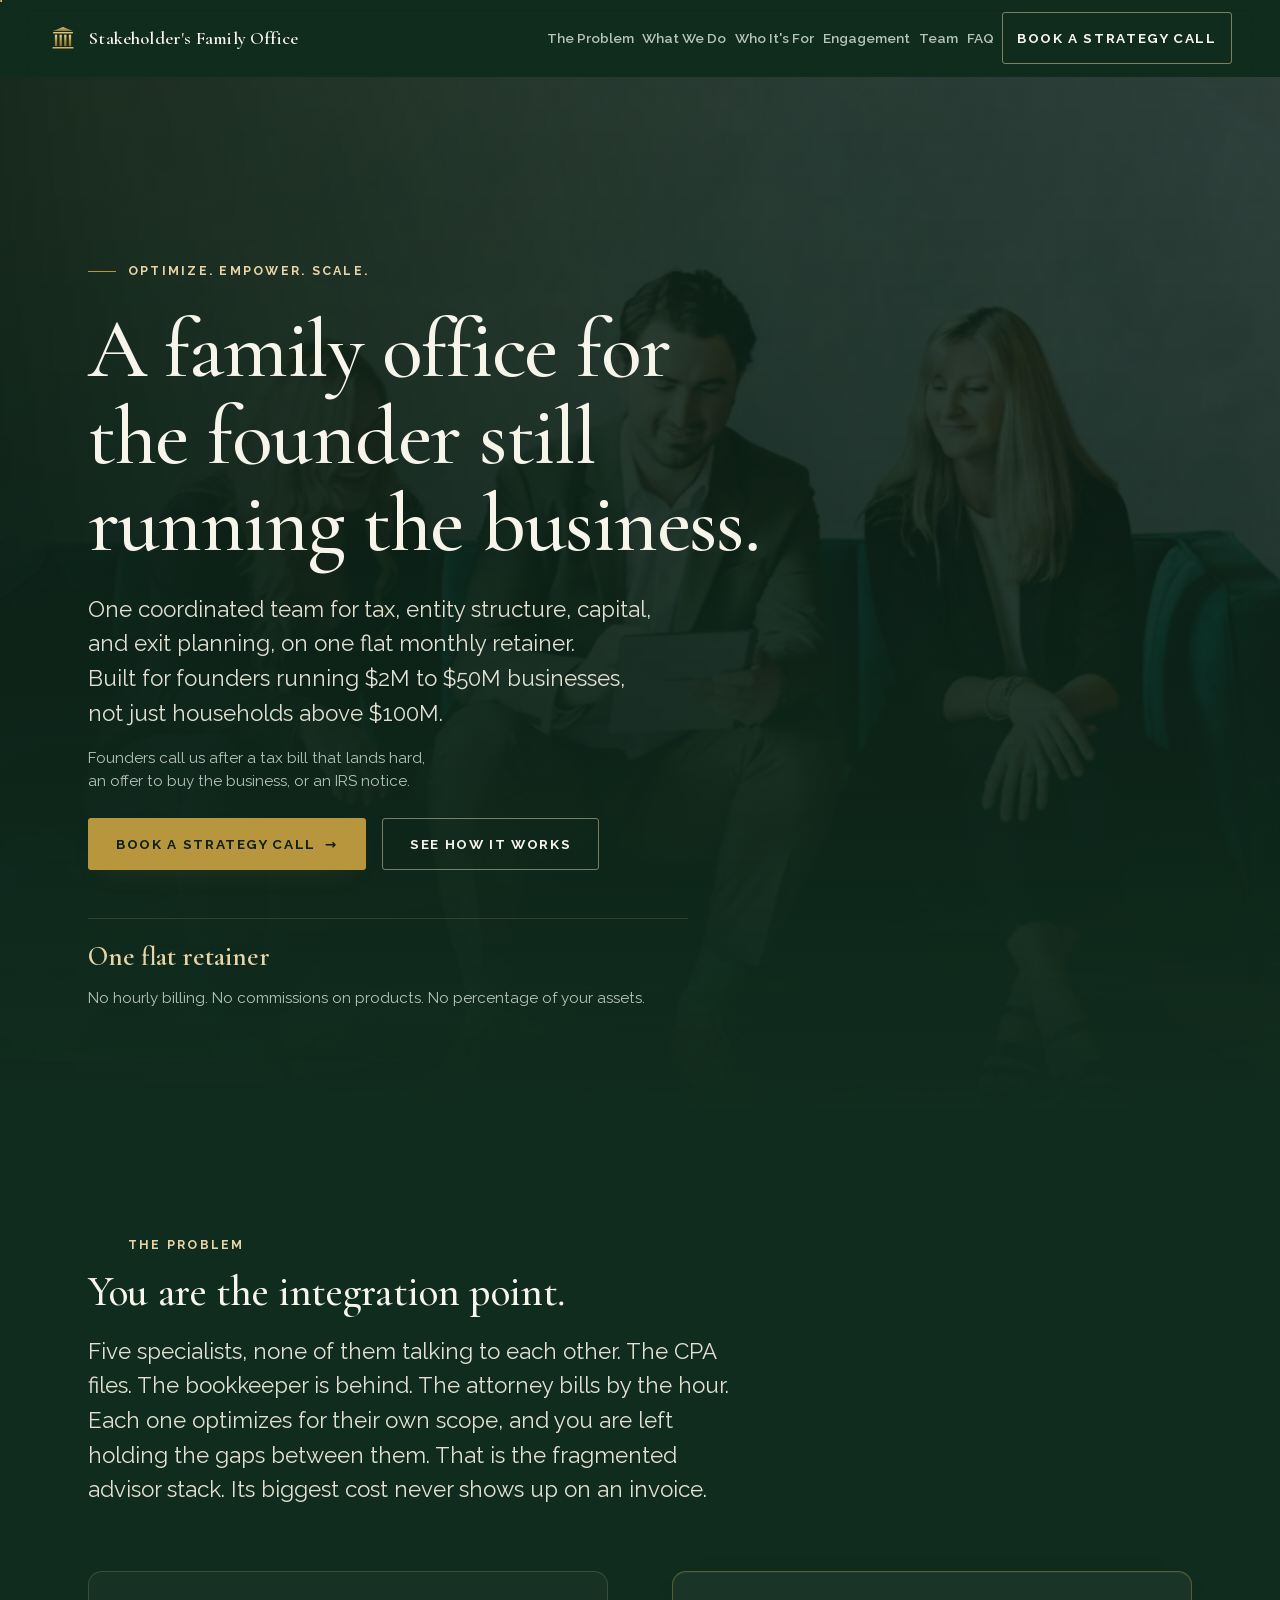
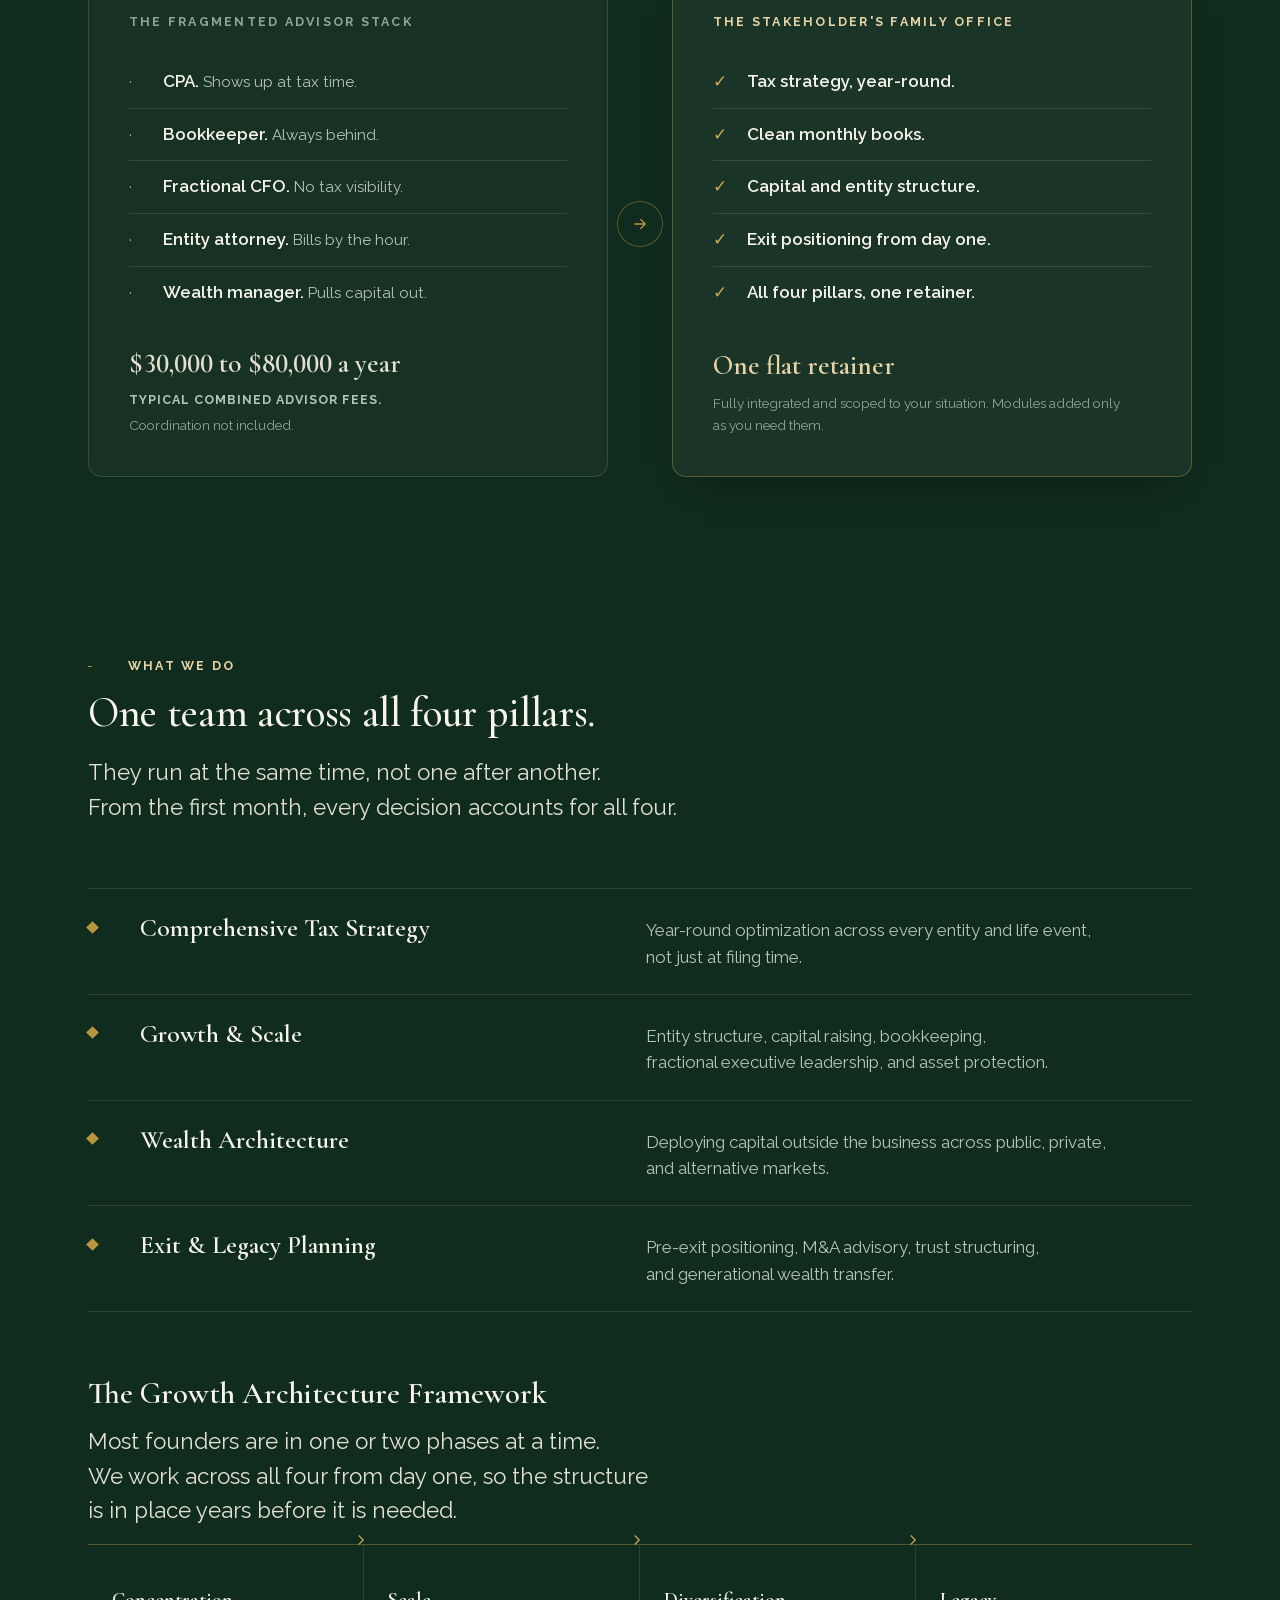
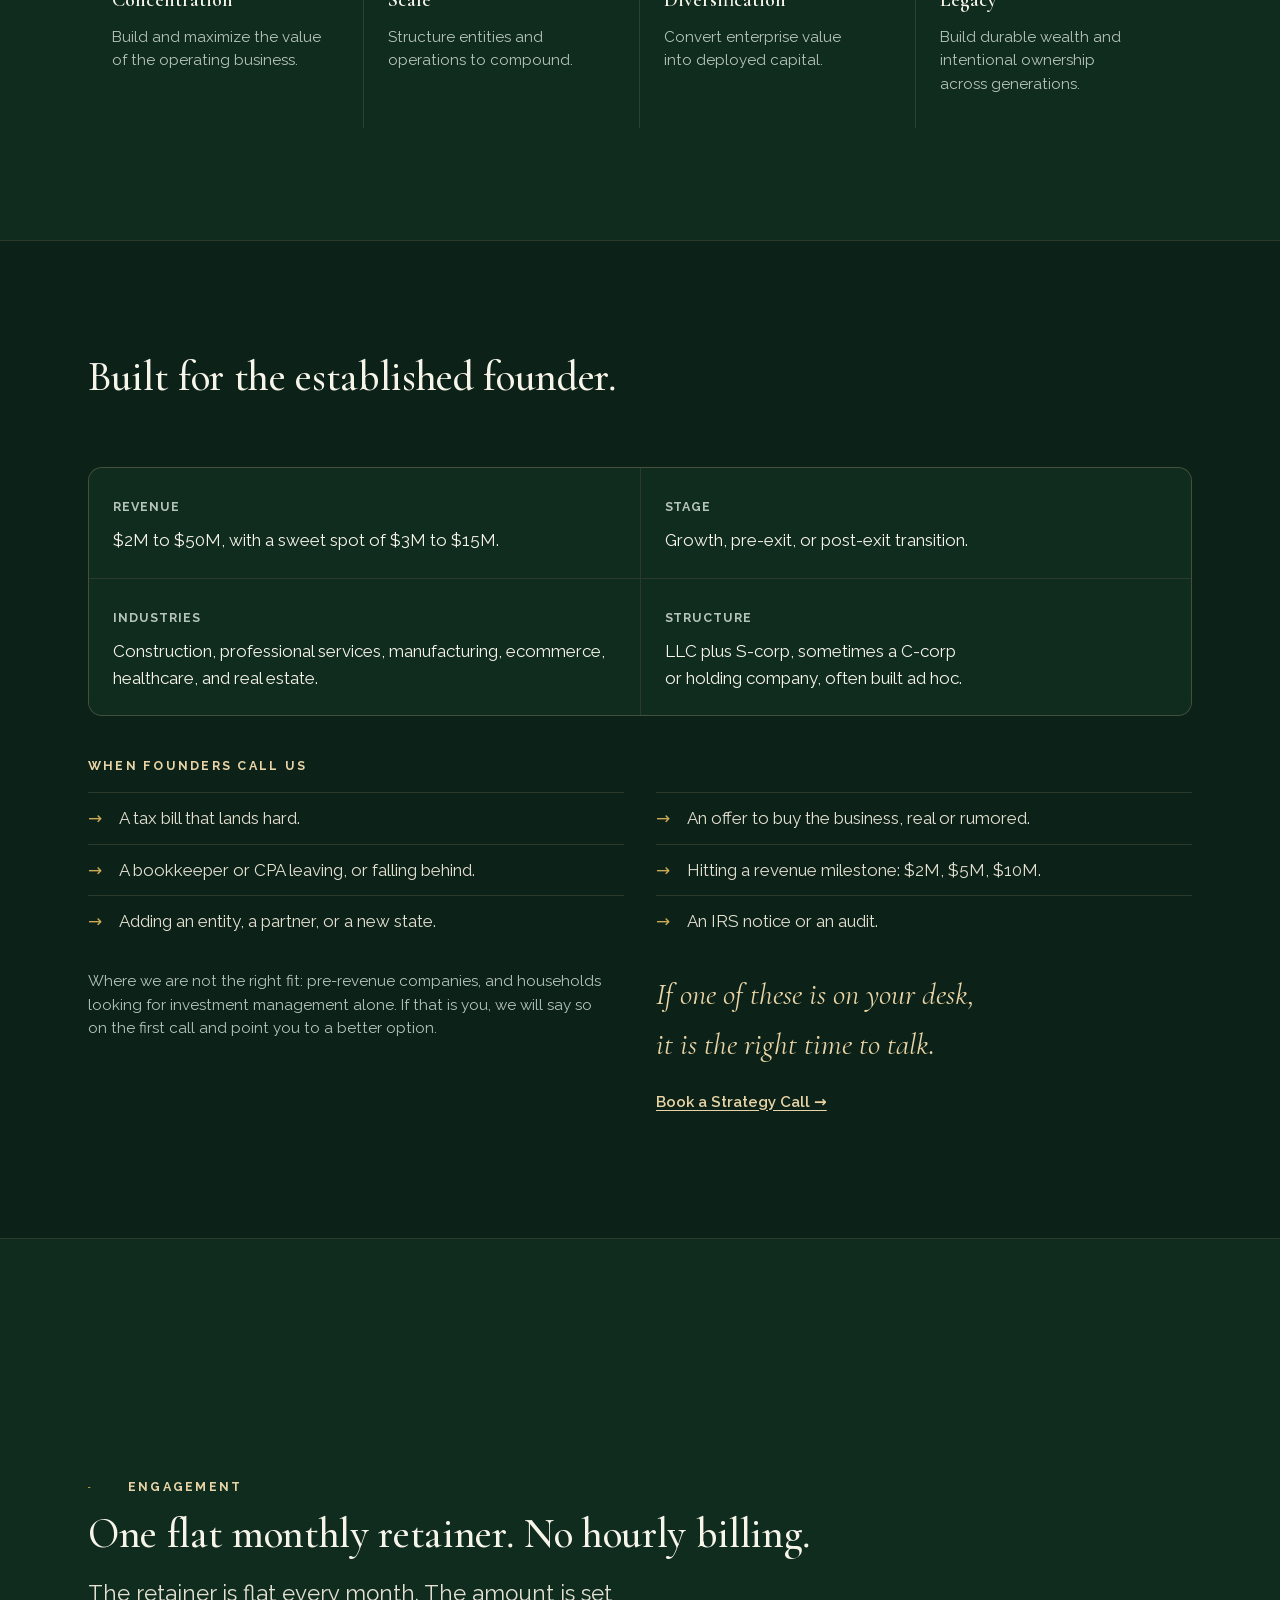
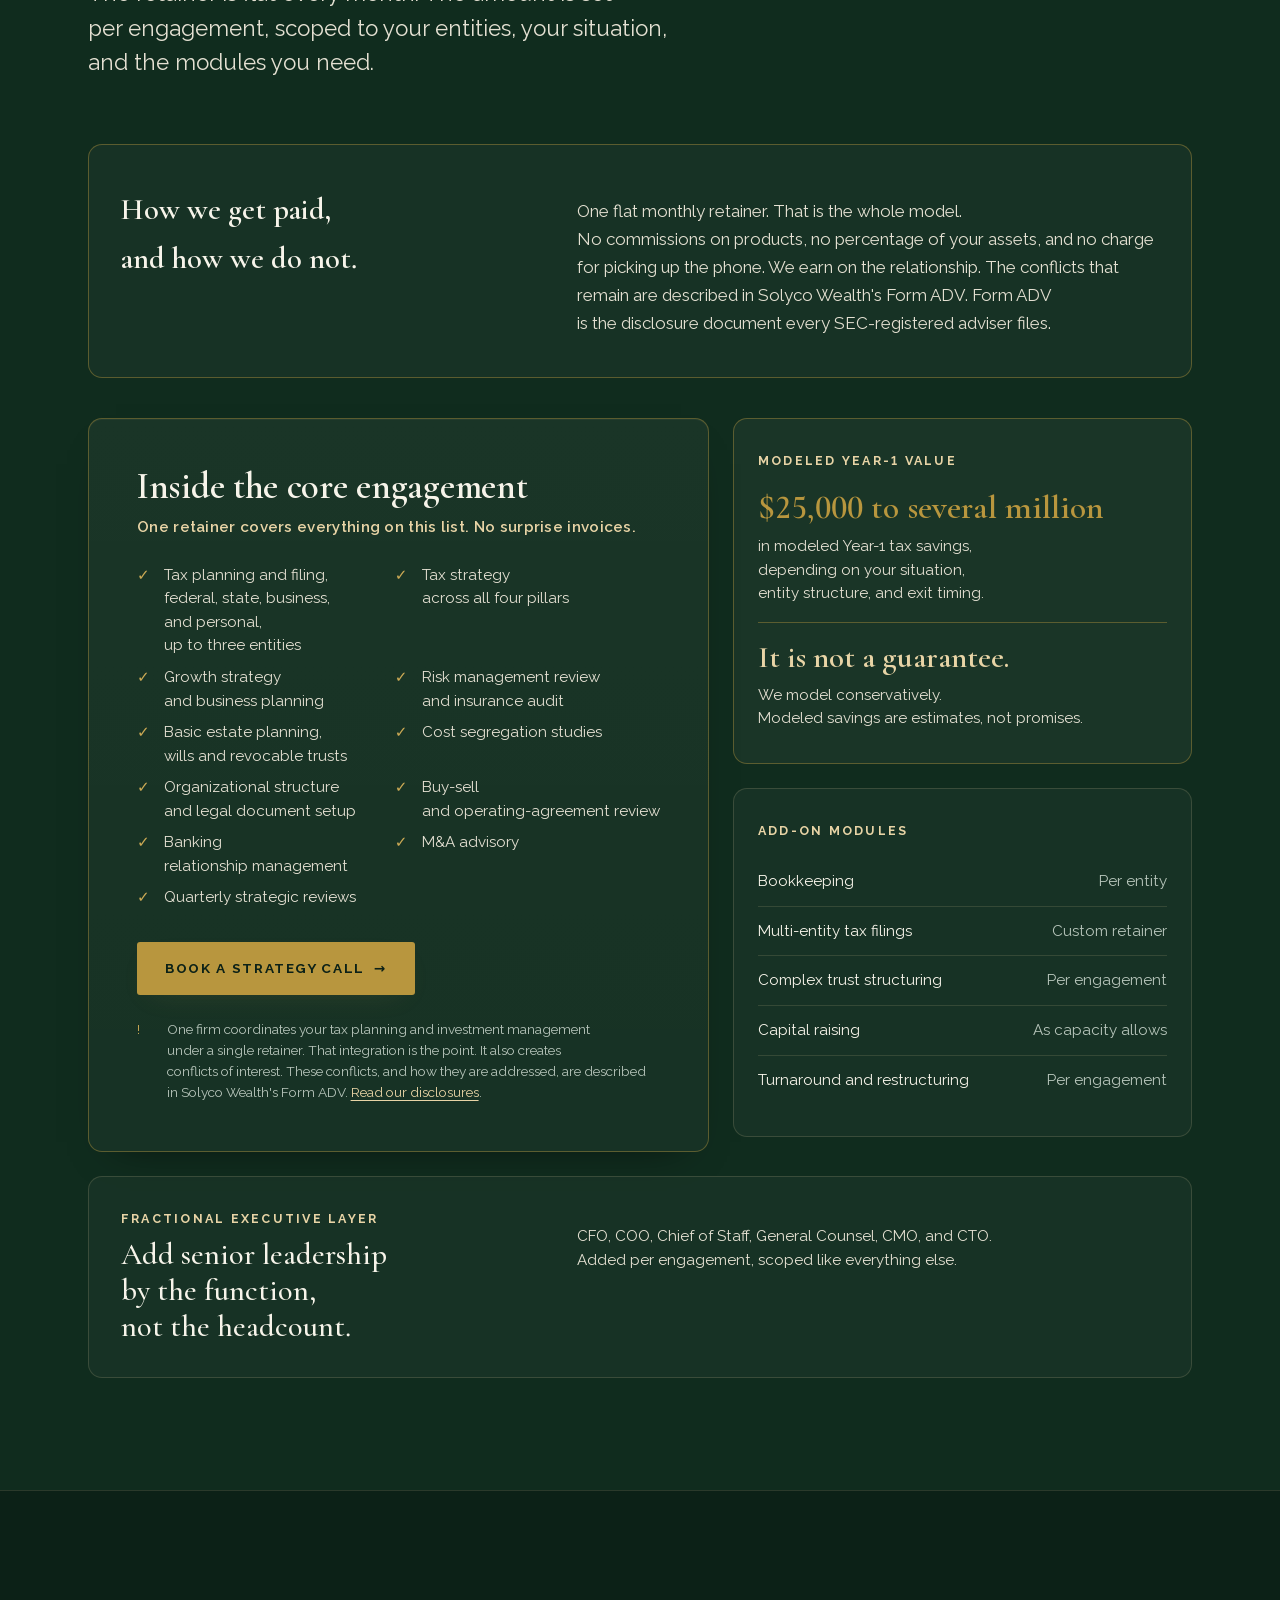
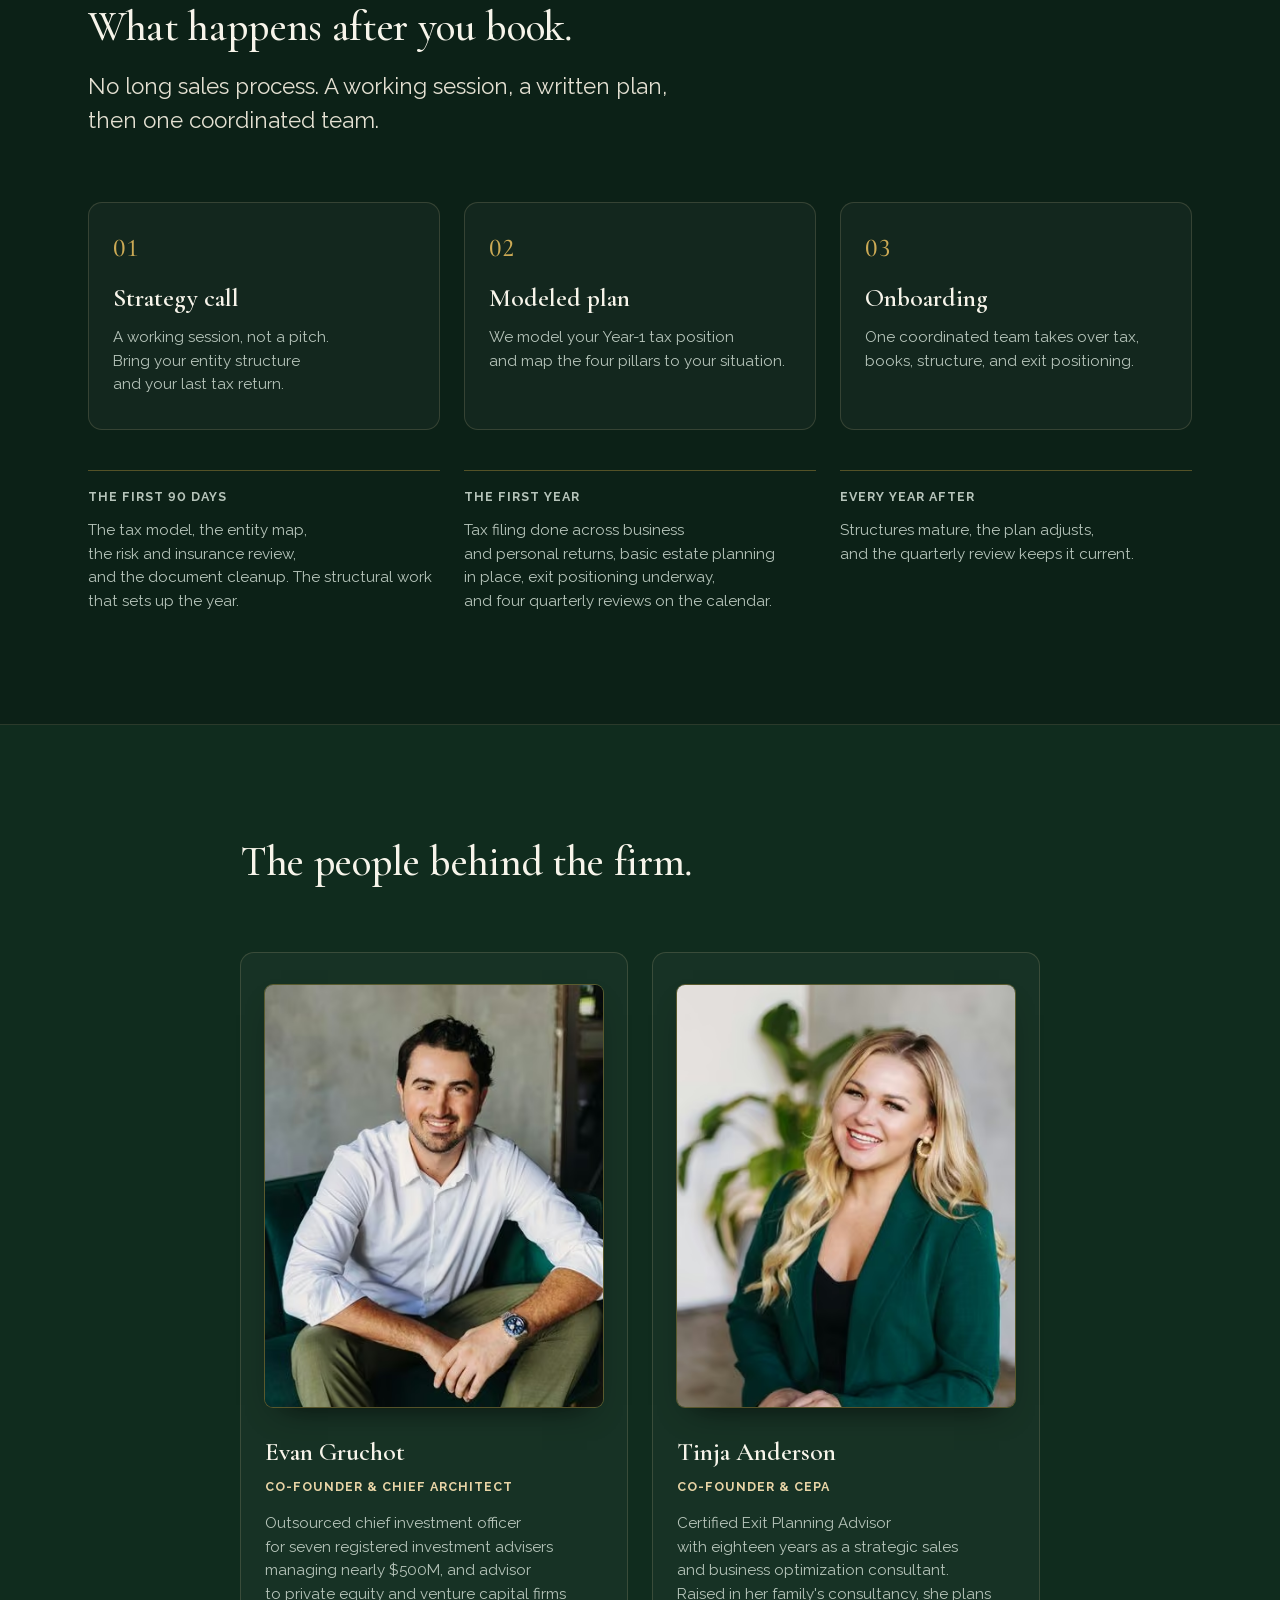
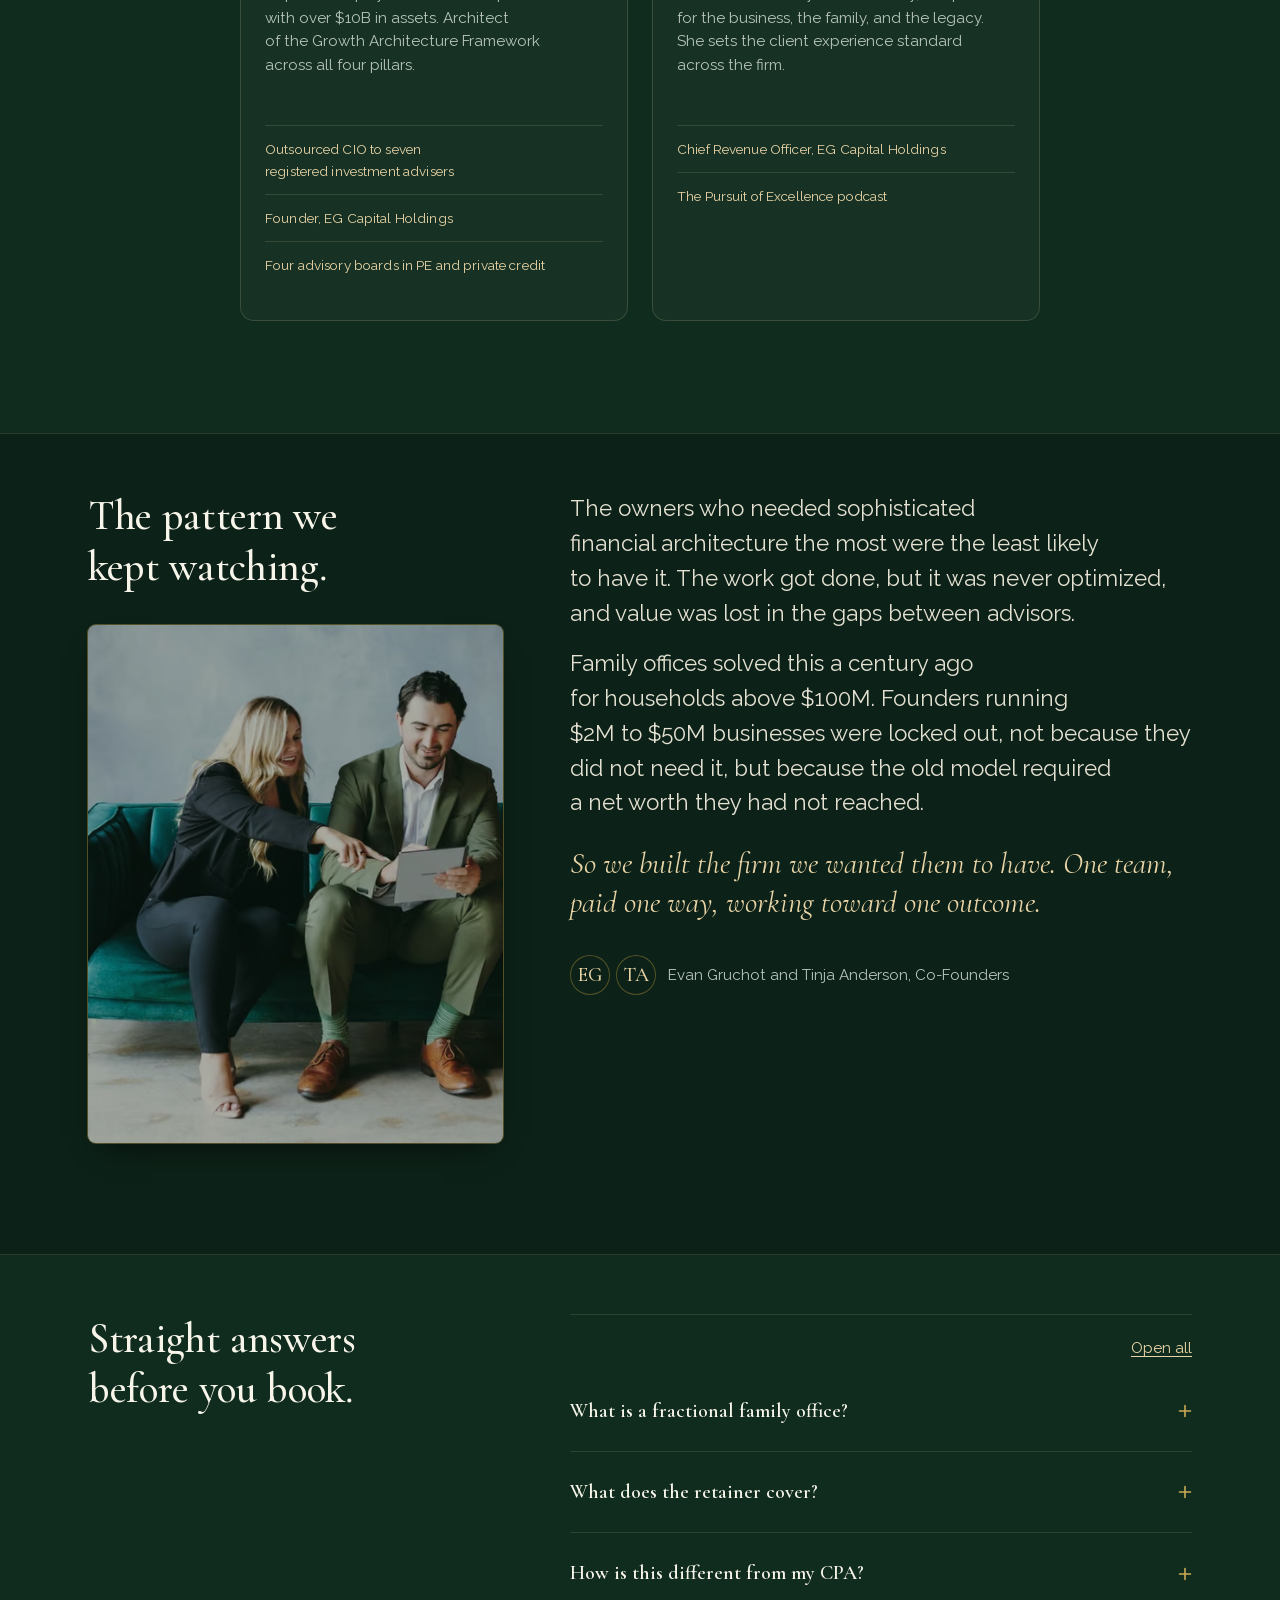
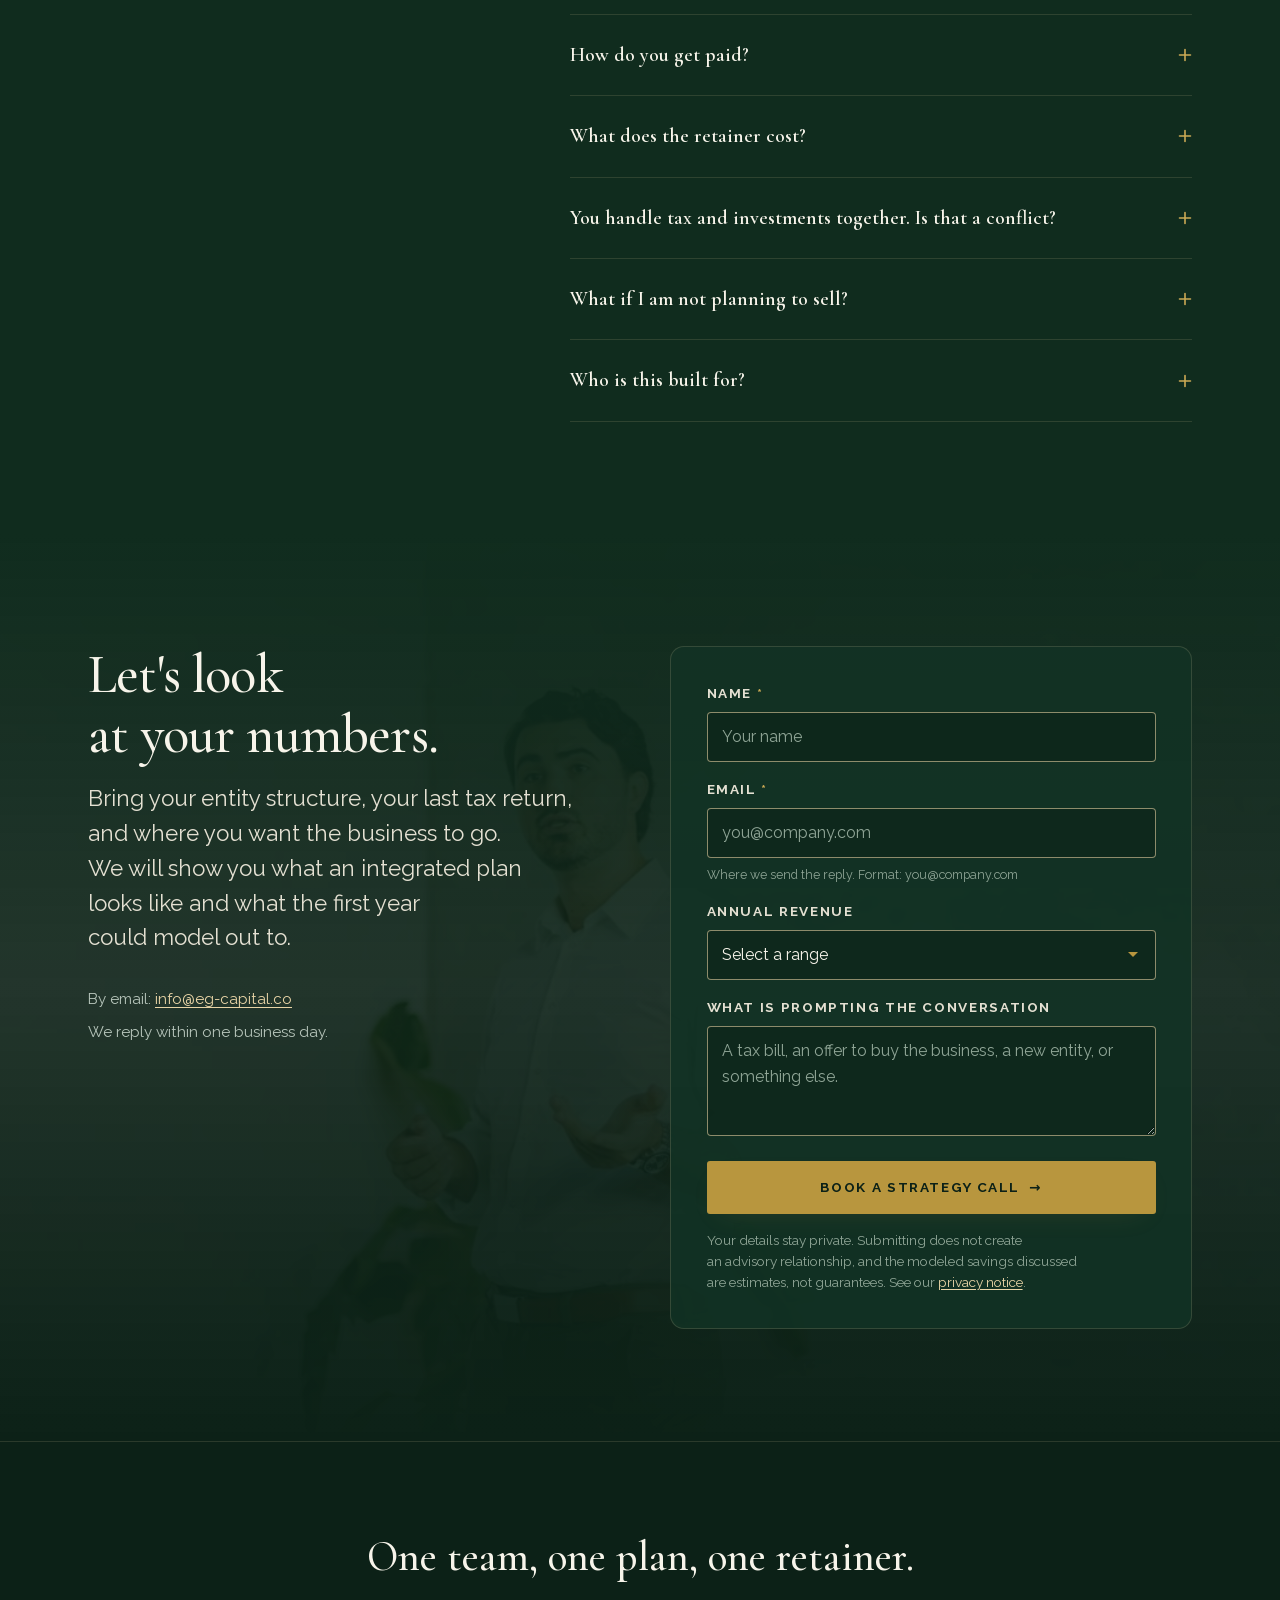
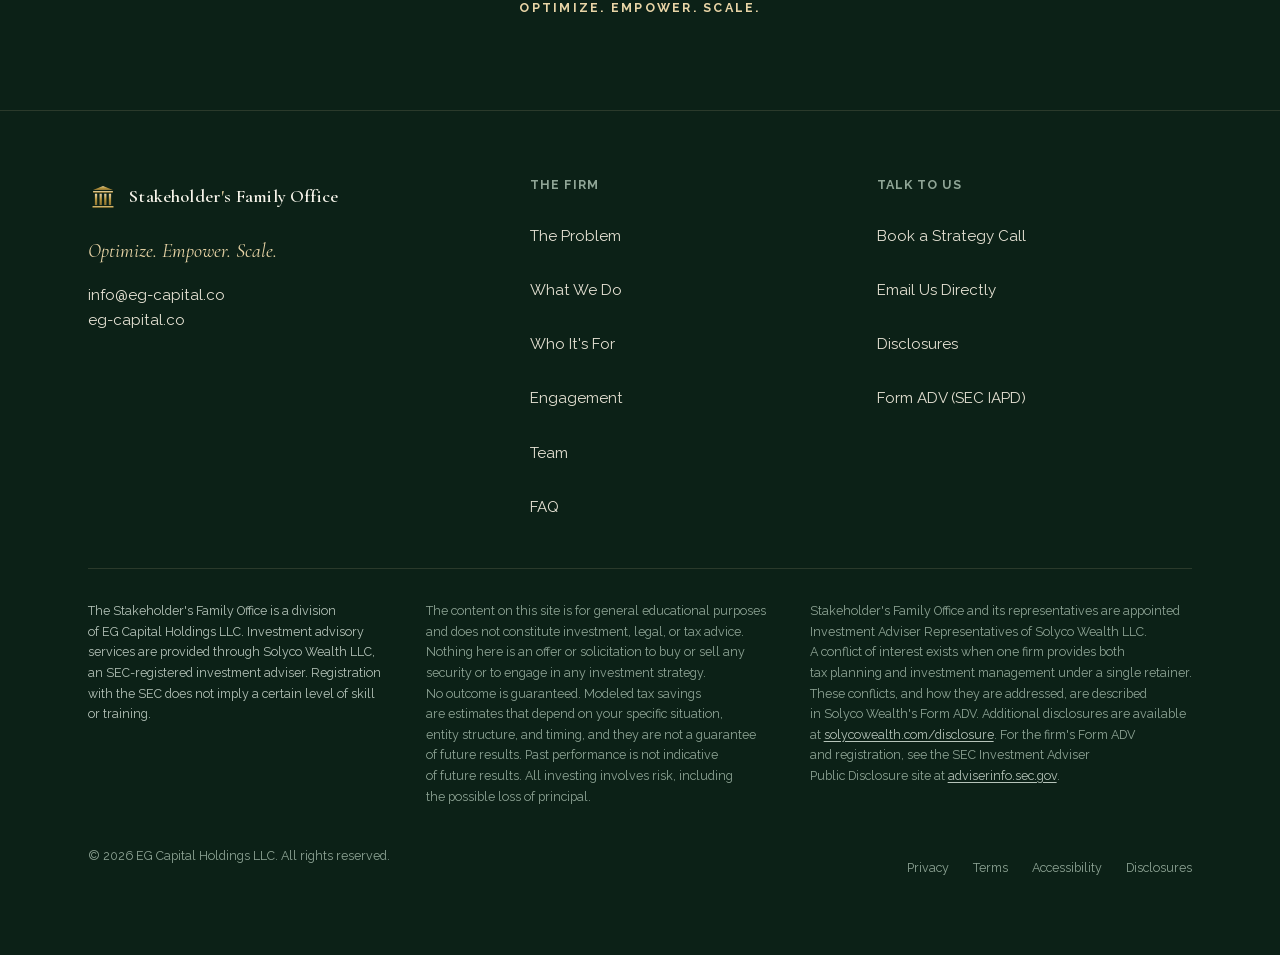
<file: index.html>
<!DOCTYPE html>
<html lang="en">
<head>
  <meta charset="utf-8">
  <meta name="viewport" content="width=device-width, initial-scale=1, viewport-fit=cover">
  <script>document.documentElement.classList.add('js')</script>
  <title>The Stakeholder's Family Office | Fractional Family Office for Founders</title>
  <meta name="description" content="A fractional family office for founders running $2M to $50M businesses. Tax, entity structure, capital, and exit planning on one flat monthly retainer.">
  <meta name="robots" content="noindex, nofollow">
  <meta name="author" content="The Stakeholder's Family Office, a division of EG Capital Holdings LLC">
  <meta name="theme-color" content="#0C2117">
  <link rel="canonical" href="https://www.eg-capital.co/">

  <!-- Open Graph / Twitter -->
  <meta property="og:type" content="website">
  <meta property="og:site_name" content="The Stakeholder's Family Office">
  <meta property="og:locale" content="en_US">
  <meta property="og:title" content="A family office for the founder still running the business">
  <meta property="og:description" content="One coordinated team for tax, entity structure, capital, and exit planning. One flat monthly retainer. Optimize. Empower. Scale.">
  <meta property="og:url" content="https://www.eg-capital.co/">
  <meta property="og:image" content="https://www.eg-capital.co/assets/img/og-image.png">
  <meta property="og:image:type" content="image/png">
  <meta property="og:image:width" content="1200">
  <meta property="og:image:height" content="630">
  <meta property="og:image:alt" content="The Stakeholder's Family Office, a fractional family office for founders running $2M to $50M businesses.">
  <meta name="twitter:card" content="summary_large_image">
  <meta name="twitter:title" content="A family office for the founder still running the business">
  <meta name="twitter:description" content="One coordinated team for tax, entity structure, capital, and exit planning. One flat monthly retainer.">
  <meta name="twitter:image" content="https://www.eg-capital.co/assets/img/og-image.png">
  <meta name="twitter:image:alt" content="The Stakeholder's Family Office, a fractional family office for founders running $2M to $50M businesses.">

  <link rel="icon" href="assets/img/favicon.svg?v=1" type="image/svg+xml">
  <link rel="apple-touch-icon" href="assets/img/logo-favicon.svg?v=1">

  <!-- Preload the LCP hero image. AVIF-typed so browsers that would pick the AVIF
       source preload exactly what the <picture> resolves to; the rare non-AVIF browser
       skips the preload and still gets the JPEG fallback from the markup. -->
  <link rel="preload" as="image" type="image/avif" href="assets/img/hero-1280.avif?v=10"
        imagesrcset="assets/img/hero-768.avif?v=10 768w, assets/img/hero-1280.avif?v=10 1280w, assets/img/hero.avif?v=10 2000w, assets/img/hero-2600.avif?v=10 2600w, assets/img/hero-3200.avif?v=10 3200w"
        imagesizes="100vw" fetchpriority="high">
  <!-- Only the display font is preloaded. Raleway's preload was deleted (master 1.6.2):
       its metric-matched fallback makes the swap invisible, and the 43KB fetch was
       competing with the hero image in the LCP window. -->
  <link rel="preload" as="font" type="font/woff2" href="assets/fonts/cormorant-garamond-var.woff2" crossorigin>

  <link rel="stylesheet" href="assets/fonts/fonts.css?v=1">
  <link rel="stylesheet" href="assets/css/tokens.css?v=1">
  <link rel="stylesheet" href="assets/css/styles.css?v=1">

  <script type="application/ld+json">
  {
    "@context": "https://schema.org",
    "@type": "FinancialService",
    "@id": "https://www.eg-capital.co/#organization",
    "name": "The Stakeholder's Family Office",
    "alternateName": "SFO",
    "url": "https://www.eg-capital.co/",
    "email": "info@eg-capital.co",
    "logo": "https://www.eg-capital.co/assets/img/logo-512.png",
    "image": "https://www.eg-capital.co/assets/img/og-image.png",
    "slogan": "Optimize. Empower. Scale.",
    "description": "A fractional family office for founders running $2M to $50M businesses. One coordinated team for tax, entity structure, capital, and exit planning on one flat monthly retainer. A division of EG Capital Holdings LLC, with investment advisory services provided through Solyco Wealth LLC, an SEC-registered investment adviser.",
    "areaServed": { "@type": "Country", "name": "United States" },
    "serviceType": ["Tax strategy", "Entity structure", "Wealth management", "Exit and legacy planning"],
    "knowsAbout": ["Tax planning", "Pre-exit positioning", "Family office", "Wealth architecture", "Trust structuring"],
    "parentOrganization": { "@type": "Organization", "name": "EG Capital Holdings LLC" },
    "founder": [
      { "@type": "Person", "name": "Evan Gruchot", "jobTitle": "Co-Founder & Chief Architect", "image": "https://www.eg-capital.co/assets/img/team-evan.jpg" },
      { "@type": "Person", "name": "Tinja Anderson", "jobTitle": "Co-Founder, Chief Revenue Officer & Certified Exit Planning Advisor", "image": "https://www.eg-capital.co/assets/img/team-tinja.jpg" }
    ]
  }
  </script>
  <!-- WebSite entity: Google's site-name signal, so brand SERPs say the firm's name
       instead of the legal parent's. sameAs arrays land here once gate 0.9 supplies
       the LinkedIn URLs. -->
  <script type="application/ld+json">
  {
    "@context": "https://schema.org",
    "@type": "WebSite",
    "@id": "https://www.eg-capital.co/#website",
    "url": "https://www.eg-capital.co/",
    "name": "The Stakeholder's Family Office",
    "alternateName": ["Stakeholder's Family Office", "SFO"],
    "publisher": { "@id": "https://www.eg-capital.co/#organization" }
  }
  </script>
  <script type="application/ld+json">
  {
    "@context": "https://schema.org",
    "@type": "FAQPage",
    "mainEntity": [
      { "@type": "Question", "name": "What is a fractional family office?", "acceptedAnswer": { "@type": "Answer", "text": "A family office is a private team that runs every part of a family's financial life: tax, entity structure, capital, and succession. Staffing one is its own payroll, which is why the model has stayed reserved for households above $100M. Family offices at $250 million or less average about $900,000 a year in operating costs (J.P. Morgan Global Family Office Report, 2026). A fractional family office delivers the same coordination without the standing payroll. One team, across all four disciplines at once, scoped to a founder still running the business." } },
      { "@type": "Question", "name": "What does the retainer cover?", "acceptedAnswer": { "@type": "Answer", "text": "Tax planning and filing for up to three entities, tax strategy across all four pillars, growth and business planning, risk, estate, and entity work, and quarterly strategic reviews. One flat retainer, no hourly billing." } },
      { "@type": "Question", "name": "How is this different from my CPA?", "acceptedAnswer": { "@type": "Answer", "text": "A CPA files your returns. We work year round across tax, entity structure, capital, and exit planning as one coordinated team, so every decision is made with all four in view, not once a year at filing." } },
      { "@type": "Question", "name": "How do you get paid?", "acceptedAnswer": { "@type": "Answer", "text": "One flat monthly retainer. We earn on the relationship, not on commissions or a percentage of your assets." } },
      { "@type": "Question", "name": "What does the retainer cost?", "acceptedAnswer": { "@type": "Answer", "text": "The retainer is a flat monthly fee, and the amount is set per engagement. We scope it to your entities, your situation, and the modules you need. You get the number after the strategy call, with the modeled plan that carries your Year-1 tax position, so you see the scope it is priced against before you see the price." } },
      { "@type": "Question", "name": "You handle tax and investments together. Is that a conflict?", "acceptedAnswer": { "@type": "Answer", "text": "Yes. Coordinating tax planning and investment management under a single retainer creates conflicts of interest. We describe how we identify and address them in Solyco Wealth's Form ADV." } },
      { "@type": "Question", "name": "What if I am not planning to sell?", "acceptedAnswer": { "@type": "Answer", "text": "Most founders are not, yet. The business can represent 80 to 90 percent of an owner's net worth (Exit Planning Institute, 2025), and exit positioning takes years, so we begin it at the start of the engagement. If an offer comes, or the plan changes, the structure is already in place." } },
      { "@type": "Question", "name": "Who is this built for?", "acceptedAnswer": { "@type": "Answer", "text": "Founders running $2M to $50M businesses, in growth, pre-exit, or post-exit transition, often with an LLC plus S-corp or a holding company built ad hoc." } }
    ]
  }
  </script>

  <!-- GSAP is an enhancement layer only. If either file fails to load, main.js falls back
       to the IntersectionObserver reveal path and the page behaves exactly as before. -->
  <script src="assets/js/vendor/gsap.min.js?v=1" defer></script>
  <script src="assets/js/vendor/ScrollTrigger.min.js?v=1" defer></script>
  <script src="assets/js/main.js?v=1" defer></script>
</head>
<body>
  <a class="skip" href="#main">Skip to content</a>
  <div class="scroll-progress" aria-hidden="true"></div>

  <!-- ===================== HEADER ===================== -->
  <header class="site-header" id="top">
    <div class="wrap nav">
      <a class="brand" href="#top" aria-label="The Stakeholder's Family Office, home">
        <img src="assets/img/mark.svg?v=1" alt="" width="30" height="30">
        <span class="brand-name">Stakeholder<span class="b">'</span>s Family Office</span>
      </a>
      <nav class="nav-links" id="nav" aria-label="Primary">
        <a href="#problem">The Problem</a>
        <a href="#pillars">What We Do</a>
        <a href="#serve">Who It's For</a>
        <a href="#engagement">Engagement</a>
        <a href="#team">Team</a>
        <a href="#faq">FAQ</a>
        <span class="nav-cta"><a class="btn btn-primary" href="#contact">Book a Strategy Call</a></span>
      </nav>
      <button class="nav-toggle" id="navToggle" aria-expanded="false" aria-controls="nav" aria-label="Open menu">
        <!-- Two glyphs, one swapped by [aria-expanded]: the label already flipped to
             "Close menu" for AT, but a sighted phone user had no visual signal that the
             same button closes the panel. -->
        <svg class="ico-bars" viewBox="0 0 24 24" width="22" height="22" fill="none" stroke="currentColor" stroke-width="1.6" aria-hidden="true"><path d="M4 7h16M4 12h16M4 17h16"/></svg>
        <svg class="ico-close" viewBox="0 0 24 24" width="22" height="22" fill="none" stroke="currentColor" stroke-width="1.6" aria-hidden="true"><path d="M6 6l12 12M18 6L6 18"/></svg>
      </button>
    </div>
  </header>

  <!-- After the header so the sticky bar is not the second focusable element on the page. -->
  <a class="mobile-cta" href="#contact">Book a Strategy Call <span aria-hidden="true">→</span></a>

  <!-- Back to top. Sits here, next to the sticky bar, so a keyboard user meets it right
       after the header rather than 22,000px down. inert by default: it is revealed only
       on an upward scroll past two viewports, and main.js owns that state. -->
  <button class="to-top" id="toTop" type="button" aria-label="Back to top" inert>
    <svg viewBox="0 0 24 24" width="20" height="20" fill="none" stroke="currentColor" stroke-width="1.7" stroke-linecap="round" stroke-linejoin="round" aria-hidden="true"><path d="M12 19V5M6 11l6-6 6 6"/></svg>
  </button>

  <main id="main" tabindex="-1">

    <!-- ===================== HERO ===================== -->
    <section class="hero" aria-labelledby="hero-h">
      <div class="hero-media" aria-hidden="true">
        <picture>
          <source type="image/avif"
                  srcset="assets/img/hero-768.avif?v=10 768w, assets/img/hero-1280.avif?v=10 1280w, assets/img/hero.avif?v=10 2000w, assets/img/hero-2600.avif?v=10 2600w, assets/img/hero-3200.avif?v=10 3200w"
                  sizes="100vw">
          <img src="assets/img/hero-1280.jpg?v=10"
               srcset="assets/img/hero-768.jpg?v=10 768w, assets/img/hero-1280.jpg?v=10 1280w, assets/img/hero.jpg?v=10 2000w, assets/img/hero-2600.jpg?v=10 2600w"
               sizes="100vw" alt="" width="1280" height="893" fetchpriority="high" decoding="async">
        </picture>
      </div>
      <div class="hero-grain" aria-hidden="true"></div>
      <div class="wrap">
        <div class="hero-inner">
          <p class="eyebrow">Optimize. Empower. Scale.</p>
          <h1 class="display" id="hero-h">A family office for the founder still running the business.</h1>
          <p class="hero-lead reveal">One coordinated team for tax, <span class="nb">entity structure,</span> capital, <span class="nb">and exit planning,</span> <span class="nb">on one flat monthly retainer.</span> <span class="nb">Built for founders</span> <span class="nb">running $2M to $50M businesses,</span> <span class="nb">not just households above $100M.</span></p>
          <p class="hero-trigger reveal" data-d="1">Founders call us after a tax bill that lands hard, <span class="nb">an offer to buy</span> the business, or an IRS notice.</p>
          <div class="hero-actions reveal" data-d="1">
            <a class="btn btn-primary" href="#contact">Book a Strategy Call <span class="arrow" aria-hidden="true">→</span></a>
            <!-- Targets #framework, the method movement inside What We Do, not #how
                 ("What happens after you book."), which presumes the reader has
                 already converted. Label unchanged; only the destination moved. -->
            <a class="btn btn-ghost" href="#pillars">See How It Works</a>
          </div>
          <div class="hero-proof reveal" data-d="2">
            <span class="pf-figure">One flat retainer</span>
            <span class="pf-text">No hourly billing. No commissions on products. No percentage of your assets.</span>
          </div>
        </div>
      </div>
    </section>

    <!-- ===================== THE PROBLEM ===================== -->
    <section class="section" id="problem" aria-labelledby="problem-h">
      <div class="wrap">
        <div class="section-head">
          <p class="eyebrow reveal">The Problem</p>
          <h2 class="title reveal" id="problem-h" data-d="1">You are the integration point.</h2>
          <p class="subtitle reveal" data-d="2">Five specialists, none of them talking to each other. The CPA files. <span class="nb">The bookkeeper</span> is behind. <span class="nb">The attorney</span> bills by the hour. Each one optimizes for their own scope, <span class="nb">and you</span> are left holding the gaps between them. That is the fragmented <span class="nb">advisor stack.</span> <span class="nb">Its biggest cost</span> never shows up <span class="nb">on an invoice.</span></p>
        </div>

        <div class="compare reveal" data-d="1">
          <div class="compare-col compare-before">
            <h3>The fragmented advisor stack</h3>
            <ul class="stack-list">
              <li><span class="mark" aria-hidden="true">·</span><span><span class="k">CPA.</span> <span class="v">Shows up at tax time.</span></span></li>
              <li><span class="mark" aria-hidden="true">·</span><span><span class="k">Bookkeeper.</span> <span class="v">Always behind.</span></span></li>
              <li><span class="mark" aria-hidden="true">·</span><span><span class="k">Fractional CFO.</span> <span class="v">No tax visibility.</span></span></li>
              <li><span class="mark" aria-hidden="true">·</span><span><span class="k">Entity attorney.</span> <span class="v">Bills by the hour.</span></span></li>
              <li><span class="mark" aria-hidden="true">·</span><span><span class="k">Wealth manager.</span> <span class="v nb">Pulls capital out.</span></span></li>
            </ul>
            <div class="col-foot">
              <span class="price">$30,000 to $80,000 a year</span>
              <span class="s-src">Typical combined advisor fees.</span>
              <span class="meta">Coordination not included.</span>
            </div>
          </div>

          <div class="compare-mid" aria-hidden="true">
            <span>
              <svg viewBox="0 0 24 24" width="18" height="18" fill="none" stroke="currentColor" stroke-width="1.7" stroke-linecap="round" stroke-linejoin="round"><path d="M5 12h14M13 6l6 6-6 6"/></svg>
            </span>
          </div>

          <div class="compare-col compare-after">
            <h3>The Stakeholder's <span class="nb">Family Office</span></h3>
            <ul class="gain-list">
              <li><span class="mark" aria-hidden="true">✓</span><span><span class="k">Tax strategy, year-round.</span></span></li>
              <li><span class="mark" aria-hidden="true">✓</span><span><span class="k">Clean monthly books.</span></span></li>
              <li><span class="mark" aria-hidden="true">✓</span><span><span class="k">Capital and entity structure.</span></span></li>
              <li><span class="mark" aria-hidden="true">✓</span><span><span class="k">Exit positioning from day one.</span></span></li>
              <li><span class="mark" aria-hidden="true">✓</span><span><span class="k">All four pillars, one retainer.</span></span></li>
            </ul>
            <div class="col-foot">
              <span class="price">One flat retainer</span>
              <span class="meta">Fully integrated and scoped to your situation. Modules added only <span class="nb">as you need them.</span></span>
            </div>
          </div>
        </div>

      </div>
    </section>

    <!-- ===================== WHAT WE DO ===================== -->
    <section class="section section--continues" id="pillars" aria-labelledby="pillars-h">
      <div class="wrap">
        <div class="section-head">
          <p class="eyebrow reveal">What We Do</p>
          <h2 class="title reveal" id="pillars-h" data-d="1">One team across all four pillars.</h2>
          <p class="subtitle reveal" data-d="2">They run at the same time, <span class="nb">not one after another.</span> <span class="nb">From the first month,</span> every decision accounts for all four.</p>
        </div>

        <!-- De-carded: the four disciplines as editorial rows on hairlines. This was the
             page's one icon-card grid, which PRODUCT.md's own anti-references name. The
             row grammar carries the content; the icons died with the boxes. -->
        <ol class="pillar-list reveal" data-d="1">
          <li class="pillar-row"><span class="b-mark" aria-hidden="true"></span><h3>Comprehensive Tax Strategy</h3><p>Year-round optimization across <span class="nb">every entity and life event,</span> <span class="nb">not just at filing time.</span></p></li>
          <li class="pillar-row"><span class="b-mark" aria-hidden="true"></span><h3>Growth &amp; Scale</h3><p>Entity structure, capital raising, bookkeeping, <span class="nb-w">fractional executive leadership,</span> and asset protection.</p></li>
          <li class="pillar-row"><span class="b-mark" aria-hidden="true"></span><h3>Wealth Architecture</h3><p>Deploying capital outside <span class="nb">the business</span> across public, private, <span class="nb">and alternative markets.</span></p></li>
          <li class="pillar-row"><span class="b-mark" aria-hidden="true"></span><h3>Exit &amp; Legacy Planning</h3><p>Pre-exit positioning, M&amp;A advisory, trust structuring, <span class="nb">and generational wealth transfer.</span></p></li>
        </ol>

        <!-- The framework joins its scope: what we do above, how it unfolds below, one
             section head. The id survives the merge because the hero's ghost CTA and
             deep links target it. The method keeps its name. -->
        <div class="flow-block" id="framework">
          <h3 class="flow-head reveal">The Growth Architecture Framework</h3>
          <p class="subtitle reveal" data-d="1">Most founders are in one or two phases at a time. <span class="nb">We work</span> <span class="nb">across all four</span> from day one, <span class="nb">so the structure</span> <span class="nb">is in place</span> years <span class="nb">before it is needed.</span></p>

          <ol class="flow">
            <li class="phase reveal" data-d="1">
            <span class="p-arrow" aria-hidden="true"><svg viewBox="0 0 24 24" width="18" height="18" fill="none" stroke="currentColor" stroke-width="1.6"><path d="M9 6l6 6-6 6"/></svg></span>
            <h4>Concentration</h4>
            <p>Build and maximize the value of the operating business.</p>
          </li>
            <li class="phase reveal" data-d="2">
            <span class="p-arrow" aria-hidden="true"><svg viewBox="0 0 24 24" width="18" height="18" fill="none" stroke="currentColor" stroke-width="1.6"><path d="M9 6l6 6-6 6"/></svg></span>
            <h4>Scale</h4>
            <p>Structure entities and operations to compound.</p>
          </li>
            <li class="phase reveal" data-d="3">
            <span class="p-arrow" aria-hidden="true"><svg viewBox="0 0 24 24" width="18" height="18" fill="none" stroke="currentColor" stroke-width="1.6"><path d="M9 6l6 6-6 6"/></svg></span>
            <h4>Diversification</h4>
            <p>Convert enterprise value into deployed capital.</p>
          </li>
            <li class="phase reveal" data-d="4">
            <h4>Legacy</h4>
            <p>Build durable wealth and intentional ownership across generations.</p>
          </li>
          </ol>
        </div>
      </div>
    </section>

    <!-- ===================== WHO WE SERVE ===================== -->
    <section class="section section--sunk serve" id="serve" aria-labelledby="serve-h">
      <div class="wrap">
        <div class="section-head">
          <h2 class="title reveal" id="serve-h" data-d="1">Built for the established founder.</h2>
        </div>

        <div class="profile reveal" data-d="1">
          <div class="row"><span class="lab">Revenue</span><p class="val">$2M to $50M, with a sweet spot <span class="nb">of $3M to $15M.</span></p></div>
          <div class="row"><span class="lab">Stage</span><p class="val">Growth, pre-exit, or <span class="nb">post-exit transition.</span></p></div>
          <div class="row"><span class="lab">Industries</span><p class="val">Construction, professional services, manufacturing, ecommerce, healthcare, and real estate.</p></div>
          <div class="row"><span class="lab">Structure</span><p class="val">LLC plus S-corp, sometimes a C-corp <span class="nb">or holding company,</span> <span class="nb">often built ad hoc.</span></p></div>
        </div>

        <div class="triggers reveal" data-d="2">
          <p class="triggers-lead">When founders call us</p>
          <ul class="trigger-list">
            <li><span class="tg-mark" aria-hidden="true">&rarr;</span> A tax bill that lands hard.</li>
            <li><span class="tg-mark" aria-hidden="true">&rarr;</span> <span>An offer to buy the business, <span class="nb">real or rumored.</span></span></li>
            <li><span class="tg-mark" aria-hidden="true">&rarr;</span> <span>A bookkeeper or CPA leaving, <span class="nb">or falling behind.</span></span></li>
            <li><span class="tg-mark" aria-hidden="true">&rarr;</span> <span>Hitting a revenue milestone: <span class="nb">$2M, $5M, $10M.</span></span></li>
            <li><span class="tg-mark" aria-hidden="true">&rarr;</span> <span>Adding an entity, a partner, <span class="nb">or a new state.</span></span></li>
            <li><span class="tg-mark" aria-hidden="true">&rarr;</span> An IRS notice or an audit.</li>
          </ul>
          <div class="triggers-foot">
            <p class="triggers-close">If one of these is on your desk, <span class="nb">it is the right time to talk.</span></p>
            <p class="triggers-cta"><a href="#contact">Book a Strategy Call <span aria-hidden="true">→</span></a></p>
          <p class="triggers-notfit">Where we are not the right fit: <span class="nb">pre-revenue companies,</span> and households looking <span class="nb">for investment management alone.</span> <span class="nb">If that is you,</span> we will say so <span class="nb">on the first call</span> <span class="nb">and point you</span> <span class="nb">to a better option.</span></p>
          </div>
        </div>
      </div>
    </section>

    <!-- ===================== ENGAGEMENT ===================== -->
    <section class="section section--act" id="engagement" aria-labelledby="engagement-h">
      <div class="wrap">
        <div class="section-head">
          <p class="eyebrow reveal">Engagement</p>
          <h2 class="title reveal" id="engagement-h" data-d="1">One flat monthly retainer. No hourly billing.</h2>
          <p class="subtitle reveal" data-d="2">The retainer is flat every month. <span class="nb">The amount</span> is set <span class="nb">per engagement,</span> scoped to your entities, your situation, <span class="nb">and the modules you need.</span></p>
        </div>

        <div class="fee-model reveal" data-d="1">
          <h3>How we get paid, and how we do not.</h3>
          <!-- The gloss is a new sentence appended after the Form ADV sentence, which is
               left byte-identical along with every other Form ADV sentence on the page. -->
          <p>One flat monthly retainer. <span class="nb">That is the whole model.</span> <span class="nb">No commissions on products,</span> <span class="nb">no percentage</span> of your assets, <span class="nb">and no charge</span> for picking up <span class="nb">the phone.</span> <span class="nb">We earn on the relationship.</span> <span class="nb">The conflicts</span> that remain <span class="nb">are described</span> <span class="nb-w">in <span class="nb">Solyco Wealth's Form ADV.</span></span> <span class="nb">Form ADV</span> <span class="nb">is the disclosure document</span> <span class="nb">every SEC-registered adviser files.</span></p>
        </div>

        <!-- Three grid children in source order savings -> price-card -> modules: on phones the
             modeled value precedes the Book CTA (value-before-ask), while grid-template-areas
             at >=940px reproduces the desktop layout with the card spanning both rows. -->
        <div class="pricing">
          <div class="savings reveal" data-d="1">
            <h3>Modeled Year-1 value</h3>
            <p class="s-amt">$25,000 to several million</p>
            <p class="s-cap">in modeled Year-1 tax savings, <span class="nb">depending on your situation,</span> <span class="nb">entity structure,</span> <span class="nb">and exit timing.</span></p>
            <p class="s-guarantee">It is not a guarantee.
              <small>We model conservatively.<br>Modeled savings are estimates, <span class="nb">not promises.</span></small>
            </p>
          </div>

          <div class="price-card reveal" data-d="2">
            <h3 class="price-title">Inside the core engagement</h3>
            <p class="price-sub">One retainer covers everything <span class="nb">on this list.</span> No surprise invoices.</p>
            <ul class="includes">
              <li><span class="tick" aria-hidden="true">✓</span> <span>Tax planning and filing, federal, state, business, <span class="nb">and personal,</span> <span class="nb">up to three entities</span></span></li>
              <li><span class="tick" aria-hidden="true">✓</span> <span>Tax strategy <span class="nb">across all four pillars</span></span></li>
              <li><span class="tick" aria-hidden="true">✓</span> <span>Growth strategy <span class="nb">and business planning</span></span></li>
              <li><span class="tick" aria-hidden="true">✓</span> <span>Risk management review <span class="nb">and insurance audit</span></span></li>
              <li><span class="tick" aria-hidden="true">✓</span> <span>Basic estate planning, <span class="nb">wills and revocable trusts</span></span></li>
              <li><span class="tick" aria-hidden="true">✓</span> Cost segregation studies</li>
              <li><span class="tick" aria-hidden="true">✓</span> <span>Organizational structure <span class="nb">and legal document setup</span></span></li>
              <li><span class="tick" aria-hidden="true">✓</span> <span>Buy-sell <span class="nb">and operating-agreement review</span></span></li>
              <li><span class="tick" aria-hidden="true">✓</span> <span>Banking <span class="nb">relationship management</span></span></li>
              <li><span class="tick" aria-hidden="true">✓</span> M&amp;A advisory</li>
              <li><span class="tick" aria-hidden="true">✓</span> Quarterly strategic reviews</li>
            </ul>
            <div class="price-cta">
              <a class="btn btn-primary" href="#contact"><span>Book a <span class="nb">Strategy Call</span></span> <span class="arrow" aria-hidden="true">→</span></a>
            </div>
            <div class="coi">
              <span class="coi-mark" aria-hidden="true">!</span>
              <span>One firm coordinates your <span class="nb">tax planning</span> and <span class="nb">investment management</span> <span class="nb">under a single retainer.</span> <span class="nb">That integration</span> is the point. <span class="nb">It also creates</span> <span class="nb">conflicts of interest.</span> <span class="nb">These conflicts,</span> and <span class="nb">how they are addressed,</span> <span class="nb">are described</span> <span class="nb-w">in <span class="nb">Solyco Wealth's Form ADV.</span></span> <a class="nb" href="https://solycowealth.com/disclosure/" rel="noopener">Read our disclosures</a>.</span>
            </div>
          </div>

          <div class="modules reveal" data-d="3">
            <h3>Add-on modules</h3>
            <ul>
              <li><span class="m-name">Bookkeeping</span><span class="m-price">Per entity</span></li>
              <li><span class="m-name">Multi-entity tax filings</span><span class="m-price">Custom retainer</span></li>
              <li><span class="m-name">Complex trust structuring</span><span class="m-price">Per engagement</span></li>
              <li><span class="m-name">Capital raising</span><span class="m-price">As capacity allows</span></li>
              <li><span class="m-name">Turnaround and restructuring</span><span class="m-price">Per engagement</span></li>
            </ul>
          </div>
        </div>

        <div class="fx reveal">
          <p class="fx-eyebrow">Fractional Executive Layer</p>
          <h3 class="fx-head">Add senior leadership <span class="nb-w">by the function,</span> <span class="nb">not the headcount.</span></h3>
          <p class="fx-roles">CFO, COO, Chief of Staff, General Counsel, CMO, and CTO.<br>Added per engagement, scoped like everything else.</p>
        </div>
      </div>
    </section>

    <!-- ===================== HOW IT WORKS ===================== -->
    <section class="section section--sunk" id="how" aria-labelledby="how-h">
      <div class="wrap">
        <div class="section-head">
          <h2 class="title reveal" id="how-h" data-d="1">What happens after you book.</h2>
          <p class="subtitle reveal" data-d="2">No long sales process. <span class="nb">A working session,</span> a written plan, <span class="nb">then one coordinated team.</span></p>
        </div>
        <ol class="steps reveal" data-d="1">
          <li class="step"><span class="st-num" aria-hidden="true">01</span><h3>Strategy call</h3><p>A working session, not a pitch. <span class="nb">Bring your entity structure</span> <span class="nb">and your last tax return.</span></p></li>
          <li class="step"><span class="st-num" aria-hidden="true">02</span><h3>Modeled plan</h3><p>We model your Year-1 tax position <span class="nb">and map</span> the four pillars <span class="nb">to your situation.</span></p></li>
          <li class="step"><span class="st-num" aria-hidden="true">03</span><h3>Onboarding</h3><p>One coordinated team takes over tax, books, structure, and exit positioning.</p></li>
        </ol>

        <div class="roadmap reveal" data-d="2">
          <div class="rm-band">
            <h3>The first 90 days</h3>
            <p>The tax model, <span class="nb">the entity map,</span> <span class="nb">the risk and insurance review,</span> <span class="nb">and the document cleanup.</span> <span class="nb">The structural work</span> <span class="nb">that sets up the year.</span></p>
          </div>
          <div class="rm-band">
            <h3>The first year</h3>
            <p>Tax filing done across business <span class="nb">and personal returns,</span> basic estate planning <span class="nb">in place,</span> <span class="nb">exit positioning</span> underway, <span class="nb">and four quarterly reviews</span> on the calendar.</p>
          </div>
          <div class="rm-band">
            <h3>Every year after</h3>
            <p>Structures mature, the plan adjusts, <span class="nb">and the quarterly review</span> keeps it current.</p>
          </div>
        </div>
      </div>
    </section>

    <!-- ===================== TEAM ===================== -->
    <section class="section" id="team" aria-labelledby="team-h">
      <div class="wrap">
        <div class="section-head">
          <h2 class="title reveal" id="team-h" data-d="1">The people behind the firm.</h2>
        </div>

        <div class="team">
          <article class="member reveal" data-d="1">
            <picture>
              <source type="image/avif" srcset="assets/img/team-evan-384.avif?v=2 384w, assets/img/team-evan.avif?v=2 768w, assets/img/team-evan-1152.avif?v=2 1152w" sizes="(min-width: 920px) 338px, (min-width: 600px) 40vw, (min-width: 420px) 320px, 78vw">
              <img class="member-photo" src="assets/img/team-evan.jpg?v=2" srcset="assets/img/team-evan-384.jpg?v=2 384w, assets/img/team-evan.jpg?v=2 768w, assets/img/team-evan-1152.jpg?v=2 1152w" sizes="(min-width: 920px) 338px, (min-width: 600px) 40vw, (min-width: 420px) 320px, 78vw" alt="" width="768" height="960" loading="lazy" decoding="async">
            </picture>
            <h3>Evan Gruchot</h3>
            <p class="role">Co-Founder &amp; Chief Architect</p>
            <p>Outsourced chief investment officer <span class="nb">for seven registered investment advisers</span> <span class="nb">managing nearly $500M,</span> and advisor <span class="nb">to private equity</span> <span class="nb">and venture capital firms</span> <span class="nb">with over $10B in assets.</span> Architect <span class="nb">of the Growth Architecture Framework</span> <span class="nb">across all four pillars.</span></p>
            <ul class="creds">
              <li>Outsourced CIO to seven <span class="nb">registered investment advisers</span></li>
              <li>Founder, EG Capital Holdings</li>
              <li>Four advisory boards <span class="nb">in PE and private credit</span></li>
            </ul>
            <!-- Gate 0.8: the .member .s-src 'Figures as of [date]' stamp lands here once the owner confirms the date. -->
          </article>

          <article class="member reveal" data-d="2">
            <picture>
              <source type="image/avif" srcset="assets/img/team-tinja-384.avif?v=2 384w, assets/img/team-tinja.avif?v=2 768w, assets/img/team-tinja-1152.avif?v=2 1152w" sizes="(min-width: 920px) 338px, (min-width: 600px) 40vw, (min-width: 420px) 320px, 78vw">
              <img class="member-photo" src="assets/img/team-tinja.jpg?v=2" srcset="assets/img/team-tinja-384.jpg?v=2 384w, assets/img/team-tinja.jpg?v=2 768w, assets/img/team-tinja-1152.jpg?v=2 1152w" sizes="(min-width: 920px) 338px, (min-width: 600px) 40vw, (min-width: 420px) 320px, 78vw" alt="" width="768" height="960" loading="lazy" decoding="async">
            </picture>
            <h3>Tinja Anderson</h3>
            <!-- Expanded in place: the acronym now appears only in the credentials row
                 below, which is the one place it is spelled out. -->
            <p class="role">Co-Founder &amp; CEPA</p>
            <p><span class="nb">Certified Exit Planning Advisor</span> <span class="nb">with eighteen years</span> as a strategic sales <span class="nb">and business optimization consultant.</span> <span class="nb">Raised in her family's consultancy,</span> <span class="nb">she plans</span> <span class="nb">for the business,</span> the family, <span class="nb">and the legacy.</span> <span class="nb">She sets the client experience standard</span> <span class="nb">across the firm.</span></p>
            <ul class="creds">
              <li>Chief Revenue Officer, <span class="nb">EG Capital Holdings</span></li>
              <li>The Pursuit of Excellence podcast</li>
            </ul>
          </article>
        </div>
      </div>
    </section>

    <!-- ===================== FOUNDER STORY ===================== -->
    <section class="section section--sunk section--continues" id="story" aria-labelledby="story-h">
      <div class="wrap story-grid">
        <div class="section-head">
          <h2 class="title reveal" id="story-h" data-d="1">The pattern we kept watching.</h2>
          <!-- Decorative, like the other photography on the page: the letter beside it
               carries the meaning, so the image takes an empty alt rather than repeating it. -->
          <picture class="story-photo reveal" data-d="2">
            <source type="image/avif" srcset="assets/img/story-a-480.avif?v=5 480w, assets/img/story-a.avif?v=5 960w, assets/img/story-a-1400.avif?v=5 1400w" sizes="(min-width: 880px) 33vw, 90vw">
            <img src="assets/img/story-a.jpg?v=5" srcset="assets/img/story-a-480.jpg?v=5 480w, assets/img/story-a.jpg?v=5 960w, assets/img/story-a-1400.jpg?v=5 1400w" sizes="(min-width: 880px) 33vw, 90vw" alt="" width="960" height="1200" loading="lazy" decoding="async">
          </picture>
        </div>
        <div class="story-body reveal" data-d="1">
          <p>The owners who needed sophisticated <span class="nb">financial architecture</span> the most <span class="nb">were the least likely</span> <span class="nb">to have it.</span> <span class="nb">The work got done,</span> but it was never optimized, and value was lost <span class="nb">in the gaps</span> between advisors.</p>
          <p>Family offices solved this a century ago <span class="nb">for households above $100M.</span> <span class="nb">Founders running</span> <span class="nb">$2M to $50M businesses</span> were locked out, <span class="nb">not because</span> they did not need it, <span class="nb">but because</span> the old model required <span class="nb">a net worth</span> they <span class="nb">had not reached.</span></p>
          <p class="story-pull">So we built the firm we wanted them <span class="nb">to have.</span> One team, paid one way, working toward one outcome.</p>
          <div class="story-by">
            <span class="mono"><span>EG</span><span>TA</span></span>
            <span>Evan Gruchot and <span class="nb">Tinja Anderson,</span> Co-Founders</span>
          </div>
        </div>
      </div>
    </section>

    <!-- ===================== FAQ ===================== -->
    <section class="section section--continues head-aside" id="faq" aria-labelledby="faq-h">
      <div class="wrap">
        <div class="section-head">
          <h2 class="title reveal" id="faq-h" data-d="1">Straight answers before you book.</h2>
        </div>
        <!-- id is the aria-controls target for the open-all control main.js inserts as
             this list's first child. The control is built in JS so a reader without it is
             never shown an affordance that cannot work; the native details still open. -->
        <div class="faq reveal" data-d="1" id="faqList">
          <!-- Was its own section after #story, ending on the same "we built this firm" beat,
               so the page concluded twice. Demoted here: same words, no second ending. -->
          <details class="faq-item">
            <summary>What is a fractional family office?</summary>
            <p>A family office is a private team that runs every part <span class="nb">of a family's financial life:</span> tax, entity structure, capital, and succession. Staffing one is its own payroll, which is why the model has stayed reserved <span class="nb">for households</span> above $100M. <span class="nb">Family offices</span> <span class="nb">at $250 million or less</span> average about $900,000 a year <span class="nb">in operating costs</span> (<a href="https://privatebank.jpmorgan.com/nam/en/insights/reports/2026-family-office-report" rel="noopener"><span class="nb">J.P. Morgan</span> Global <span class="nb">Family Office Report, 2026</span></a>). <span class="nb">A fractional family office</span> delivers <span class="nb">the same coordination</span> <span class="nb">without the standing payroll.</span> One team, <span class="nb">across all four disciplines</span> <span class="nb">at once,</span> scoped <span class="nb">to a founder</span> still <span class="nb">running the business.</span></p>
          </details>
          <details class="faq-item">
            <summary>What does the retainer cover?</summary>
            <!-- Trimmed to what the engagement card does not already carry. The card holds
                 the itemized list; this answers the question standalone for a reader who
                 arrives here from search, without reciting it. -->
            <p>Tax planning and filing <span class="nb">for up to three entities,</span> tax strategy <span class="nb">across all four pillars,</span> <span class="nb">growth and business planning,</span> risk, estate, <span class="nb">and entity work,</span> and quarterly strategic reviews. <span class="nb">One flat retainer,</span> <span class="nb">no hourly billing.</span></p>
          </details>
          <details class="faq-item">
            <summary>How is this different from my CPA?</summary>
            <p>A CPA files your returns. We work <span class="nb">year round</span> across tax, <span class="nb">entity structure,</span> capital, and exit planning as one coordinated team, <span class="nb">so every decision</span> <span class="nb">is made</span> with <span class="nb">all four in view,</span> <span class="nb">not once a year at filing.</span></p>
          </details>
          <details class="faq-item">
            <summary>How do you get paid?</summary>
            <!-- The three negations run twice already, in .hero-proof and the fee model.
                 A third recital added nothing, so the answer keeps only the part that
                 stands alone. -->
            <p>One flat monthly retainer. We earn <span class="nb">on the relationship,</span> <span class="nb">not on commissions</span> <span class="nb">or a percentage</span> of your assets.</p>
          </details>
          <details class="faq-item">
            <summary>What does the retainer cost?</summary>
            <p>The retainer is a flat monthly fee, <span class="nb">and the amount</span> is set <span class="nb">per engagement.</span> We scope it to your entities, your situation, <span class="nb">and the modules you need.</span> <span class="nb">You get the number</span> <span class="nb">after the strategy call,</span> <span class="nb">with the modeled plan</span> that carries <span class="nb">your Year-1 tax position,</span> so you see <span class="nb">the scope</span> <span class="nb">it is priced against</span> <span class="nb">before you see the price.</span></p>
          </details>
          <details class="faq-item">
            <summary><span>You handle <span class="nb">tax and investments together.</span> <span class="nb">Is that a conflict?</span></span></summary>
            <p>Yes. Coordinating tax planning and <span class="nb">investment management</span> <span class="nb">under a single retainer</span> <span class="nb">creates conflicts of interest.</span> <span class="nb">We describe</span> <span class="nb">how we identify</span> and address them <span class="nb-w">in <span class="nb">Solyco Wealth's Form ADV.</span></span></p>
          </details>
          <details class="faq-item">
            <summary>What if I am not planning to sell?</summary>
            <p>Most founders are not, yet. The business can represent <span class="nb">80 to 90 percent</span> <span class="nb">of an owner's net worth</span> (<a href="https://exit-planning-institute.org/hubfs/25SOOR-Generational.pdf" rel="noopener">Exit Planning <span class="nb">Institute, 2025</span></a>), and <span class="nb">exit positioning</span> takes years, so we begin it <span class="nb">at the start</span> <span class="nb">of the engagement.</span> If an offer comes, <span class="nb">or the plan changes,</span> the structure <span class="nb">is already in place.</span></p>
          </details>
          <details class="faq-item">
            <summary>Who is this built for?</summary>
            <p>Founders running $2M to $50M businesses, in growth, pre-exit, or <span class="nb">post-exit transition,</span> often with <span class="nb">an LLC plus S-corp</span> <span class="nb">or a holding company</span> <span class="nb">built ad hoc.</span></p>
          </details>
        </div>
      </div>
    </section>

    <!-- ===================== CTA ===================== -->
    <section class="section cta" id="contact" aria-labelledby="cta-h">
      <div class="cta-media" aria-hidden="true">
        <picture>
          <source type="image/avif"
                  srcset="assets/img/cta-768.avif?v=1 768w, assets/img/cta-1280.avif?v=1 1280w, assets/img/cta.avif?v=1 2000w, assets/img/cta-2600.avif?v=1 2600w, assets/img/cta-3200.avif?v=1 3200w"
                  sizes="100vw">
          <img src="assets/img/cta-1280.jpg?v=1"
               srcset="assets/img/cta-768.jpg?v=1 768w, assets/img/cta-1280.jpg?v=1 1280w, assets/img/cta.jpg?v=1 2000w, assets/img/cta-2600.jpg?v=1 2600w"
               sizes="100vw" alt="" width="1280" height="853" loading="lazy" decoding="async">
        </picture>
      </div>
      <div class="wrap cta-grid">
        <div class="cta-copy">
          <h2 class="display reveal" id="cta-h">Let's look <span class="nb-w">at your numbers.</span></h2>
          <p class="reveal" data-d="1">Bring your entity structure, your last <span class="nb">tax return,</span> <span class="nb">and where</span> you want <span class="nb">the business to go.</span> <span class="nb">We will show</span> you what an integrated plan <span class="nb">looks like</span> <span class="nb">and what</span> <span class="nb">the first year</span> <span class="nb">could model out to.</span></p>
          <div class="cta-alt reveal" data-d="2">
            <span>By email: <a href="mailto:info@eg-capital.co">info@eg-capital.co</a></span>
            <span>We reply within one business day.</span>
          </div>
        </div>

        <form class="form reveal" data-d="2" id="callForm" action="mailto:info@eg-capital.co" method="post" enctype="text/plain" data-endpoint="https://formspree.io/f/REPLACE_WITH_FORM_ID" data-mailto="info@eg-capital.co" novalidate>
          <div class="field">
            <label for="f-name">Name <span class="req" aria-hidden="true">*</span><span class="visually-hidden"> (required)</span></label>
            <input id="f-name" name="name" type="text" autocomplete="name" required placeholder="Your name" aria-describedby="err-name">
            <p class="field-error" id="err-name"></p>
          </div>
          <div class="field">
            <label for="f-email">Email <span class="req" aria-hidden="true">*</span><span class="visually-hidden"> (required)</span></label>
            <input id="f-email" name="email" type="email" autocomplete="email" spellcheck="false" required placeholder="you@company.com" aria-describedby="err-email f-email-hint">
            <p class="field-hint" id="f-email-hint">Where we send the reply. Format: you@company.com</p>
            <p class="field-error" id="err-email"></p>
          </div>
          <div class="field">
            <label for="f-rev">Annual revenue</label>
            <select id="f-rev" name="revenue">
              <option value="">Select a range</option>
              <option>$2M to $5M</option>
              <option>$5M to $15M</option>
              <option>$15M to $50M</option>
              <option>Other</option>
            </select>
          </div>
          <div class="field">
            <label for="f-msg">What is prompting <span class="nb">the conversation</span></label>
            <textarea id="f-msg" name="message" placeholder="A tax bill, an offer to buy the business, a new entity, or something else."></textarea>
          </div>
          <!-- Spam trap. Off-screen and out of the accessibility tree, so only a bot
               fills it. Consumed by Formspree server-side; deliberately NOT dropped
               client-side, because doing so killed valid submissions in silence when a
               form-filler populated it. See the note in main.js. -->
          <div class="hp" aria-hidden="true">
            <label for="f-gotcha">Leave this field empty</label>
            <input id="f-gotcha" name="_gotcha" type="text" tabindex="-1" autocomplete="off">
          </div>
          <!-- Status sits ABOVE the button: at 1440x900 it rendered ~82px below the
               fold, so the response to a click landed off-screen. -->
          <p class="form-status" id="formStatus" role="alert"></p>
          <button class="btn btn-primary" type="submit">Book a Strategy Call <span class="arrow" aria-hidden="true">→</span></button>
          <p class="form-note">Your details stay private. Submitting <span class="nb">does not create</span> <span class="nb">an advisory relationship,</span> <span class="nb">and the modeled savings</span> discussed <span class="nb">are estimates,</span> <span class="nb">not guarantees.</span> <span class="nb">See our</span> <a class="nb" href="privacy.html">privacy notice</a>.</p>
        </form>
      </div>
    </section>

    <!-- ===================== PROMISE ===================== -->
    <section class="promise section--center" aria-label="Our promise">
      <div class="wrap">
        <p class="promise-lines reveal">One team, one plan, one retainer.</p>
        <p class="promise-tag reveal" data-d="1">Optimize. Empower. Scale.</p>
      </div>
    </section>
  </main>

  <!-- ===================== FOOTER ===================== -->
  <footer class="site-footer">
    <div class="wrap">
      <div class="foot-top">
        <div class="foot-brand">
          <a class="brand" href="#top" aria-label="The Stakeholder's Family Office, home">
            <img src="assets/img/mark.svg?v=1" alt="" width="28" height="28">
            <span class="brand-name">Stakeholder<span class="b">'</span>s Family Office</span>
          </a>
          <p class="tagline">Optimize. Empower. Scale.</p>
          <address class="foot-contact">
            <a href="mailto:info@eg-capital.co">info@eg-capital.co</a><br>
            <a href="https://www.eg-capital.co" rel="noopener">eg-capital.co</a>
          </address>
        </div>
        <nav class="foot-col" aria-label="Sections">
          <h3>The Firm</h3>
          <ul>
            <li><a href="#problem">The Problem</a></li>
            <li><a href="#pillars">What We Do</a></li>
            <li><a href="#serve">Who It's For</a></li>
            <li><a href="#engagement">Engagement</a></li>
            <li><a href="#team">Team</a></li>
            <li><a href="#faq">FAQ</a></li>
          </ul>
        </nav>
        <nav class="foot-col" aria-label="Talk to us">
          <h3>Talk to Us</h3>
          <ul>
            <li><a href="#contact">Book a Strategy Call</a></li>
            <li><a href="mailto:info@eg-capital.co">Email Us Directly</a></li>
            <li><a href="https://solycowealth.com/disclosure/" rel="noopener">Disclosures</a></li>
            <li><a href="https://adviserinfo.sec.gov" rel="noopener">Form ADV (SEC IAPD)</a></li>
          </ul>
        </nav>
      </div>

      <div class="disclosure">
        <p class="legal-name">The Stakeholder's <span class="nb">Family Office</span> is a division <span class="nb">of EG Capital Holdings LLC.</span> Investment advisory services <span class="nb">are provided</span> through <span class="nb">Solyco Wealth LLC,</span> <span class="nb">an SEC-registered</span> investment adviser. Registration <span class="nb">with the SEC</span> <span class="nb">does not imply</span> <span class="nb">a certain level</span> of skill or training.</p>
        <p>The content on this site is for general educational purposes <span class="nb">and does not constitute</span> investment, legal, or tax advice. Nothing here <span class="nb">is an offer</span> <span class="nb">or solicitation</span> <span class="nb">to buy or sell</span> any security or to engage in any <span class="nb">investment strategy.</span> <span class="nb">No outcome</span> is guaranteed. Modeled tax savings <span class="nb">are estimates</span> that depend <span class="nb">on your specific situation,</span> <span class="nb">entity structure,</span> and timing, and they are not <span class="nb">a guarantee</span> <span class="nb">of future results.</span> <span class="nb">Past performance</span> is not indicative <span class="nb">of future results.</span> All investing involves risk, including <span class="nb">the possible loss</span> of principal.</p>
        <p>Stakeholder's <span class="nb">Family Office</span> <span class="nb">and its representatives</span> <span class="nb">are appointed</span> Investment Adviser Representatives <span class="nb">of Solyco Wealth LLC.</span> <span class="nb">A conflict of interest</span> exists when one firm provides both <span class="nb">tax planning</span> <span class="nb">and investment management</span> <span class="nb">under a single retainer.</span> <span class="nb">These conflicts,</span> and <span class="nb">how they are addressed,</span> <span class="nb">are described</span> <span class="nb-w">in <span class="nb">Solyco Wealth's Form ADV.</span></span> <span class="nb">Additional disclosures</span> are available <span class="nb">at <a href="https://solycowealth.com/disclosure/" rel="noopener">solycowealth.com/disclosure</a></span>. <span class="nb">For the firm's</span> <span class="nb">Form ADV</span> <span class="nb">and registration,</span> see <span class="nb">the SEC Investment Adviser</span> <span class="nb">Public Disclosure site</span> <span class="nb">at <a href="https://adviserinfo.sec.gov" rel="noopener">adviserinfo.sec.gov</a></span>.</p>
      </div>

      <div class="foot-base">
        <span>&copy; <span data-year>2026</span> EG Capital Holdings LLC. All rights reserved.</span>
        <nav class="foot-legal" aria-label="Legal">
          <a href="privacy.html">Privacy</a>
          <a href="terms.html">Terms</a>
          <a href="accessibility.html">Accessibility</a>
          <a href="https://solycowealth.com/disclosure/" rel="noopener">Disclosures</a>
        </nav>
      </div>
    </div>
  </footer>
</body>
</html>
</file>
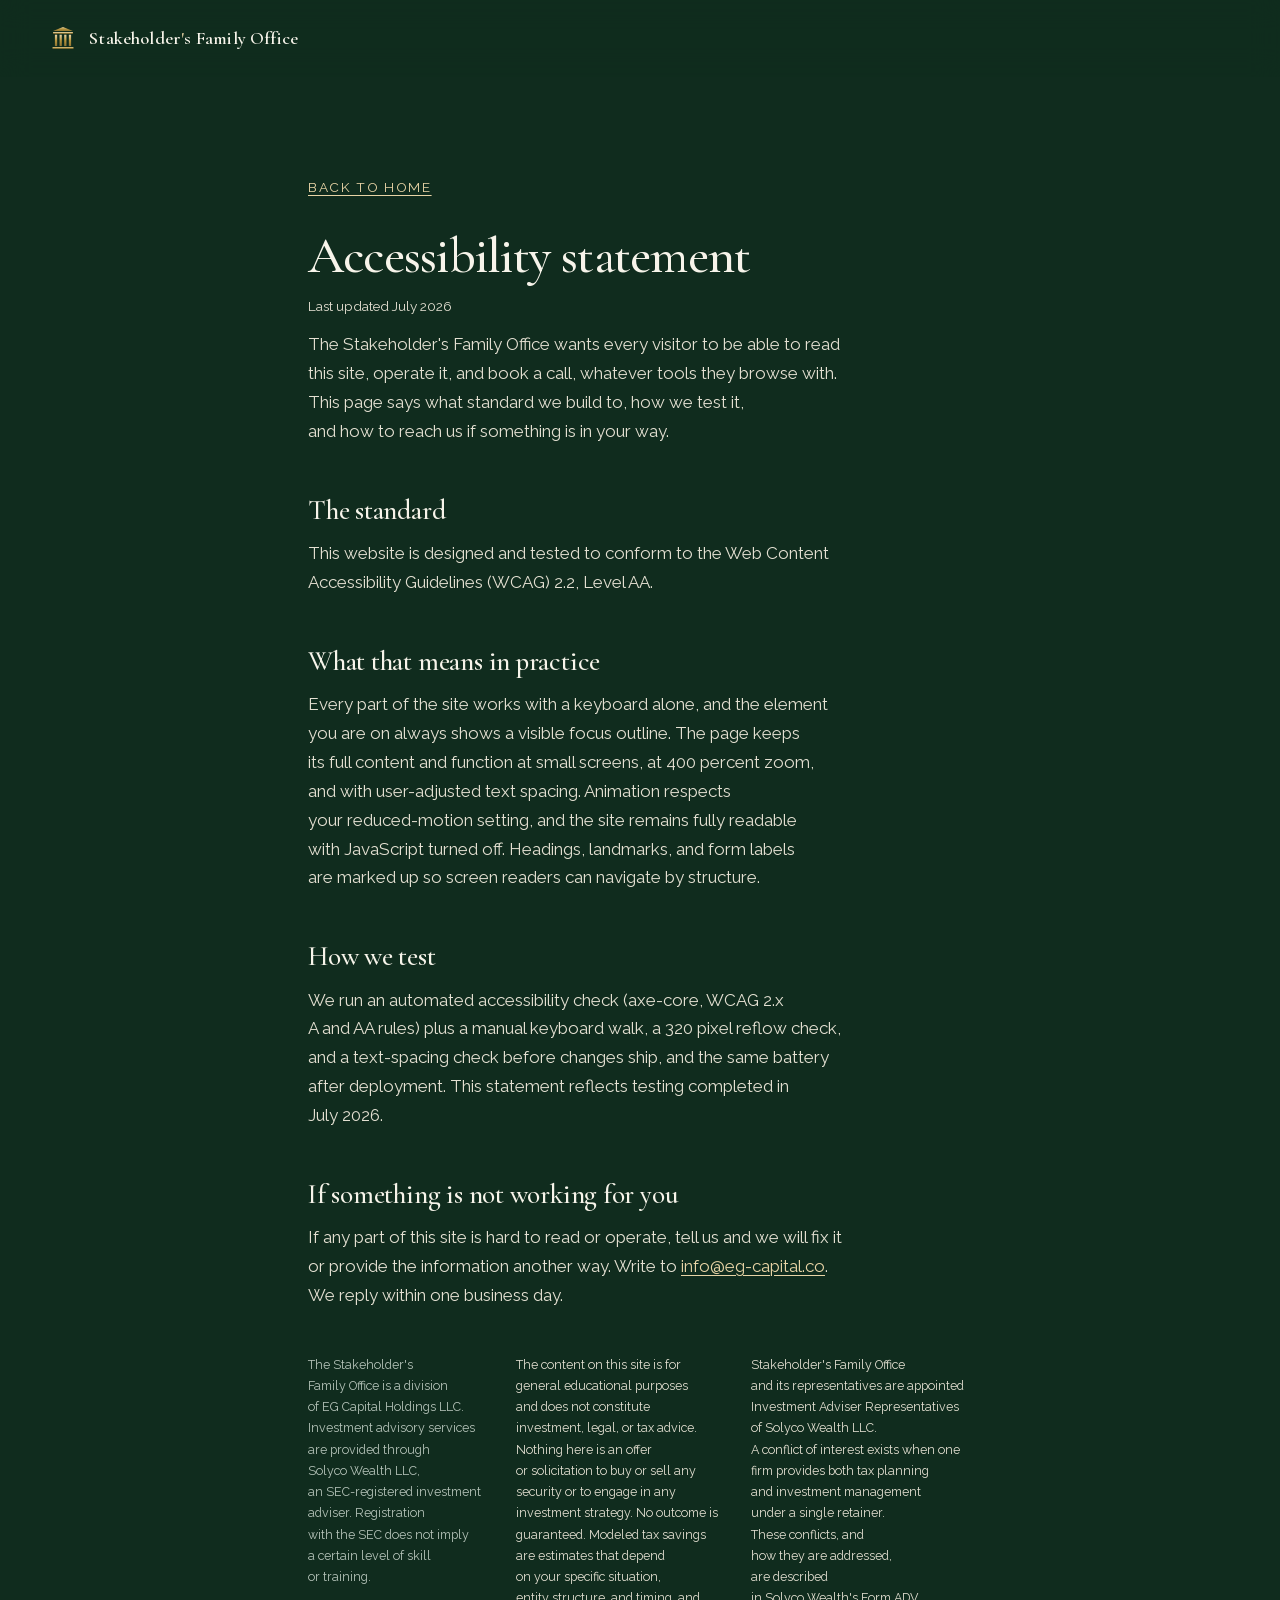
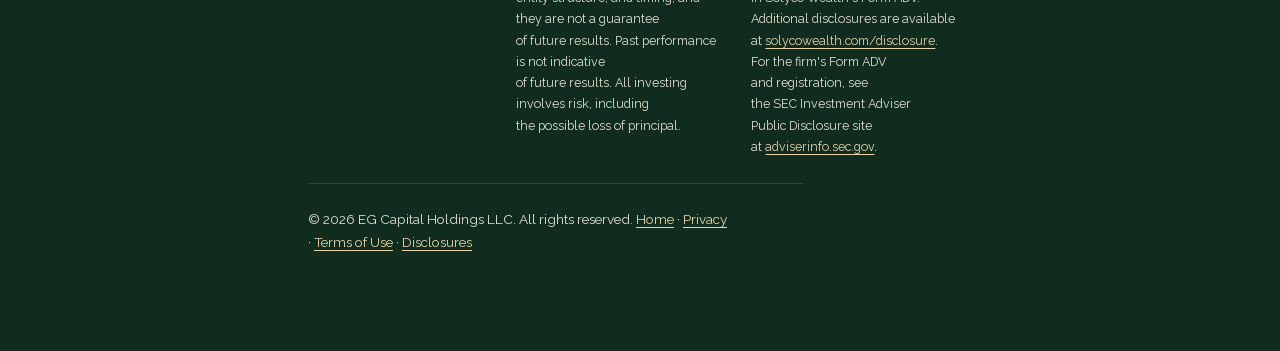
<file: accessibility.html>
<!DOCTYPE html>
<html lang="en">
<head>
  <meta charset="utf-8">
  <meta name="viewport" content="width=device-width, initial-scale=1">
  <title>Accessibility Statement | The Stakeholder's Family Office</title>
  <meta name="description" content="The accessibility standard this website is built and tested against, and how to reach us if something is hard to use.">
  <meta name="robots" content="noindex, follow">
  <meta name="theme-color" content="#0C2117">
  <link rel="icon" href="assets/img/favicon.svg?v=1" type="image/svg+xml">
  <link rel="stylesheet" href="assets/fonts/fonts.css?v=1">
  <link rel="stylesheet" href="assets/css/tokens.css?v=1">
  <link rel="stylesheet" href="assets/css/styles.css?v=1">
  <script src="assets/js/main.js?v=1" defer></script>
</head>
<body>
  <a class="skip" href="#main">Skip to content</a>
  <header class="site-header">
    <div class="wrap nav">
      <a class="brand" href="./" aria-label="The Stakeholder's Family Office, home">
        <img src="assets/img/mark.svg?v=1" alt="" width="30" height="30">
        <span class="brand-name">Stakeholder<span class="b">'</span>s Family Office</span>
      </a>
    </div>
  </header>
  <main id="main" class="legal-doc" tabindex="-1">
    <div class="wrap">
      <a class="legal-back" href="./">Back to home</a>
      <h1 class="display">Accessibility statement</h1>
      <p class="legal-meta">Last updated July 2026</p>

      <p>The Stakeholder's <span class="nb">Family Office</span> wants every visitor to be able to read <span class="nb">this site,</span> operate it, and book a call, whatever tools they browse with. <span class="nb">This page</span> says what standard we build to, how we test it, <span class="nb">and how to reach us</span> if something is <span class="nb">in your way.</span></p>

      <h2 class="title">The standard</h2>
      <p>This website is designed and tested <span class="nb">to conform</span> to the <span class="nb">Web Content</span> <span class="nb">Accessibility Guidelines</span> <span class="nb">(WCAG) 2.2, Level AA.</span></p>

      <h2 class="title">What that means in practice</h2>
      <p>Every part of the site works <span class="nb">with a keyboard alone,</span> and the element <span class="nb">you are on</span> always shows a visible focus outline. The page keeps <span class="nb">its full content and function</span> at small screens, at <span class="nb">400 percent zoom,</span> <span class="nb">and with user-adjusted</span> <span class="nb">text spacing.</span> Animation respects <span class="nb">your reduced-motion setting,</span> and the site remains fully readable <span class="nb">with JavaScript turned off.</span> Headings, landmarks, and <span class="nb">form labels</span> <span class="nb">are marked up</span> so screen readers can navigate by structure.</p>

      <h2 class="title">How we test</h2>
      <p>We run an automated accessibility check (axe-core, WCAG 2.x <span class="nb">A and AA rules)</span> plus <span class="nb">a manual keyboard walk,</span> <span class="nb">a 320 pixel reflow check,</span> <span class="nb">and a text-spacing check</span> before changes ship, and the same battery <span class="nb">after deployment.</span> This statement reflects testing completed in July 2026.</p>

      <h2 class="title">If something is not working for you</h2>
      <p>If any part of this site is hard <span class="nb">to read or operate,</span> tell us and we will fix it <span class="nb">or provide</span> the information another way. <span class="nb">Write to <a href="mailto:info@eg-capital.co">info@eg-capital.co</a></span>. <span class="nb">We reply</span> within <span class="nb">one business day.</span></p>

      <footer class="disclosure">
        <p class="legal-name">The Stakeholder's <span class="nb">Family Office</span> is a division <span class="nb">of EG Capital Holdings LLC.</span> Investment advisory services <span class="nb">are provided</span> through <span class="nb">Solyco Wealth LLC,</span> <span class="nb">an SEC-registered</span> investment adviser. Registration <span class="nb">with the SEC</span> <span class="nb">does not imply</span> <span class="nb">a certain level</span> of skill or training.</p>
        <p>The content on this site is for general educational purposes <span class="nb">and does not constitute</span> investment, legal, or tax advice. Nothing here <span class="nb">is an offer</span> <span class="nb">or solicitation</span> <span class="nb">to buy or sell</span> any security or to engage in any <span class="nb">investment strategy.</span> <span class="nb">No outcome</span> is guaranteed. Modeled tax savings <span class="nb">are estimates</span> that depend <span class="nb">on your specific situation,</span> <span class="nb">entity structure,</span> and timing, and they are not <span class="nb">a guarantee</span> <span class="nb">of future results.</span> <span class="nb">Past performance</span> is not indicative <span class="nb">of future results.</span> All investing involves risk, including <span class="nb">the possible loss</span> of principal.</p>
        <p>Stakeholder's <span class="nb">Family Office</span> <span class="nb">and its representatives</span> <span class="nb">are appointed</span> Investment Adviser Representatives <span class="nb">of Solyco Wealth LLC.</span> <span class="nb">A conflict of interest</span> exists when one firm provides both <span class="nb">tax planning</span> <span class="nb">and investment management</span> <span class="nb">under a single retainer.</span> <span class="nb">These conflicts,</span> and <span class="nb">how they are addressed,</span> <span class="nb">are described</span> <span class="nb-w">in <span class="nb">Solyco Wealth's Form ADV.</span></span> <span class="nb">Additional disclosures</span> are available <span class="nb">at <a href="https://solycowealth.com/disclosure/" rel="noopener">solycowealth.com/disclosure</a></span>. <span class="nb">For the firm's</span> <span class="nb">Form ADV</span> <span class="nb">and registration,</span> see <span class="nb">the SEC Investment Adviser</span> <span class="nb">Public Disclosure site</span> <span class="nb">at <a href="https://adviserinfo.sec.gov" rel="noopener">adviserinfo.sec.gov</a></span>.</p>
      </footer>
      <p class="legal-foot">&copy; <span data-year>2026</span> EG Capital Holdings LLC. All rights reserved. <a href="./">Home</a> <span class="nb">&middot; <a href="privacy.html">Privacy</a></span> <span class="nb">&middot; <a href="terms.html">Terms of Use</a></span> <span class="nb">&middot; <a href="https://solycowealth.com/disclosure/" rel="noopener">Disclosures</a></span></p>
    </div>
  </main>
</body>
</html>
</file>
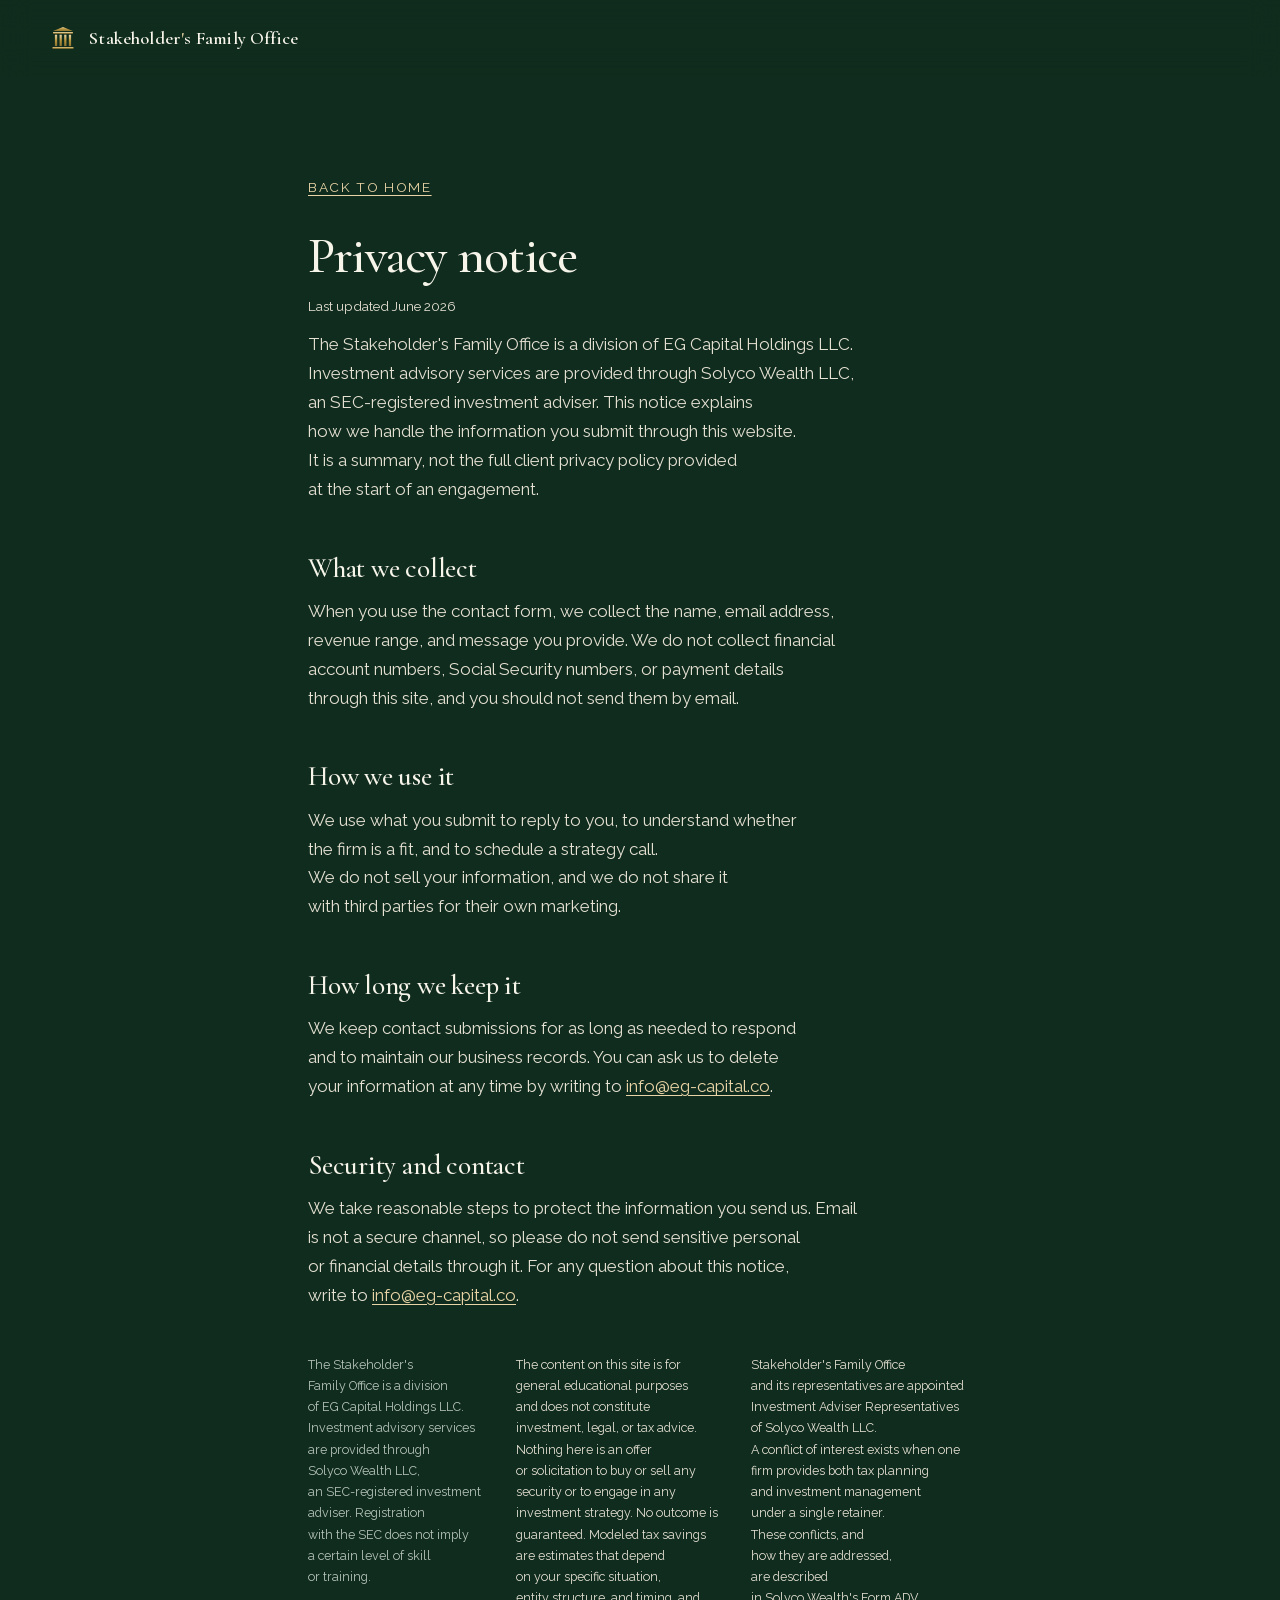
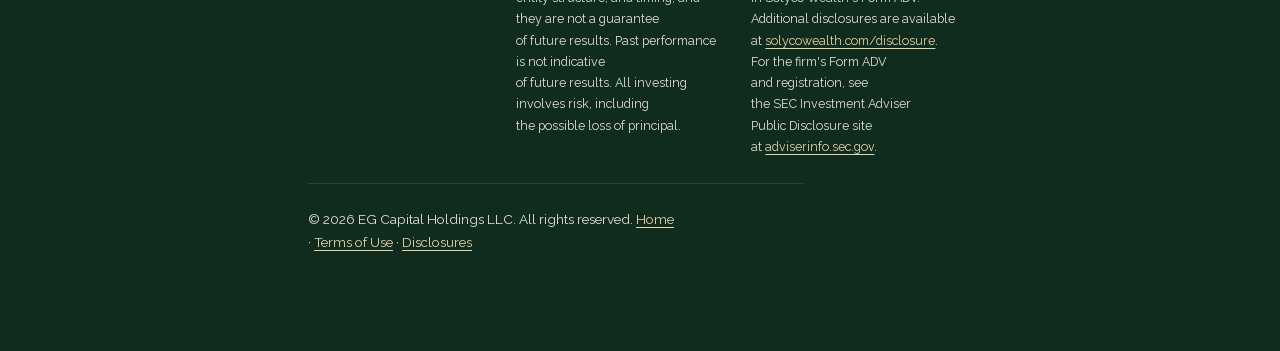
<file: privacy.html>
<!DOCTYPE html>
<html lang="en">
<head>
  <meta charset="utf-8">
  <meta name="viewport" content="width=device-width, initial-scale=1">
  <title>Privacy Notice | The Stakeholder's Family Office</title>
  <meta name="description" content="How The Stakeholder's Family Office handles the information you submit through this website.">
  <meta name="robots" content="noindex, follow">
  <meta name="theme-color" content="#0C2117">
  <link rel="icon" href="assets/img/favicon.svg?v=1" type="image/svg+xml">
  <link rel="stylesheet" href="assets/fonts/fonts.css?v=1">
  <link rel="stylesheet" href="assets/css/tokens.css?v=1">
  <link rel="stylesheet" href="assets/css/styles.css?v=1">
  <script src="assets/js/main.js?v=1" defer></script>
</head>
<body>
  <a class="skip" href="#main">Skip to content</a>
  <header class="site-header">
    <div class="wrap nav">
      <a class="brand" href="./" aria-label="The Stakeholder's Family Office, home">
        <img src="assets/img/mark.svg?v=1" alt="" width="30" height="30">
        <span class="brand-name">Stakeholder<span class="b">'</span>s Family Office</span>
      </a>
    </div>
  </header>
  <main id="main" class="legal-doc" tabindex="-1">
    <div class="wrap">
      <a class="legal-back" href="./">Back to home</a>
      <h1 class="display">Privacy notice</h1>
      <p class="legal-meta">Last updated June 2026</p>

      <p>The Stakeholder's <span class="nb">Family Office</span> <span class="nb">is a division</span> <span class="nb">of EG Capital Holdings LLC.</span> Investment advisory services are provided through <span class="nb">Solyco Wealth LLC,</span> an SEC-registered investment adviser. This notice explains <span class="nb">how we handle</span> the information you submit through this website. <span class="nb">It is a summary,</span> not the full client privacy policy provided <span class="nb">at the start</span> <span class="nb">of an engagement.</span></p>

      <h2 class="title">What we collect</h2>
      <p>When you use the contact form, <span class="nb">we collect</span> the name, email address, <span class="nb">revenue range,</span> and message you provide. <span class="nb">We do not collect</span> financial <span class="nb">account numbers,</span> Social Security numbers, or payment details <span class="nb">through this site,</span> and you <span class="nb">should not</span> send them by email.</p>

      <h2 class="title">How we use it</h2>
      <p>We use what you submit to reply to you, <span class="nb">to understand</span> whether the firm is a fit, <span class="nb">and to schedule</span> a strategy call. <span class="nb">We do not sell</span> your information, and we do not share it <span class="nb">with third parties</span> <span class="nb">for their own marketing.</span></p>

      <h2 class="title">How long we keep it</h2>
      <p>We keep contact submissions <span class="nb">for as long as</span> needed to respond <span class="nb">and to maintain</span> <span class="nb">our business records.</span> You can ask us to delete <span class="nb">your information</span> <span class="nb">at any time</span> <span class="nb">by writing to <a href="mailto:info@eg-capital.co">info@eg-capital.co</a></span>.</p>

      <h2 class="title">Security and contact</h2>
      <p>We take reasonable steps to protect <span class="nb">the information</span> you send us. Email <span class="nb">is not a secure channel,</span> so please <span class="nb">do not send</span> sensitive personal <span class="nb">or financial details</span> through it. For any question about <span class="nb">this notice,</span> <span class="nb">write to <a href="mailto:info@eg-capital.co">info@eg-capital.co</a></span>.</p>

      <footer class="disclosure">
        <p class="legal-name">The Stakeholder's <span class="nb">Family Office</span> is a division <span class="nb">of EG Capital Holdings LLC.</span> Investment advisory services <span class="nb">are provided</span> through <span class="nb">Solyco Wealth LLC,</span> <span class="nb">an SEC-registered</span> investment adviser. Registration <span class="nb">with the SEC</span> <span class="nb">does not imply</span> <span class="nb">a certain level</span> of skill or training.</p>
        <p>The content on this site is for general educational purposes <span class="nb">and does not constitute</span> investment, legal, or tax advice. Nothing here <span class="nb">is an offer</span> <span class="nb">or solicitation</span> <span class="nb">to buy or sell</span> any security or to engage in any <span class="nb">investment strategy.</span> <span class="nb">No outcome</span> is guaranteed. Modeled tax savings <span class="nb">are estimates</span> that depend <span class="nb">on your specific situation,</span> <span class="nb">entity structure,</span> and timing, and they are not <span class="nb">a guarantee</span> <span class="nb">of future results.</span> <span class="nb">Past performance</span> is not indicative <span class="nb">of future results.</span> All investing involves risk, including <span class="nb">the possible loss</span> of principal.</p>
        <p>Stakeholder's <span class="nb">Family Office</span> <span class="nb">and its representatives</span> <span class="nb">are appointed</span> Investment Adviser Representatives <span class="nb">of Solyco Wealth LLC.</span> <span class="nb">A conflict of interest</span> exists when one firm provides both <span class="nb">tax planning</span> <span class="nb">and investment management</span> <span class="nb">under a single retainer.</span> <span class="nb">These conflicts,</span> and <span class="nb">how they are addressed,</span> <span class="nb">are described</span> <span class="nb-w">in <span class="nb">Solyco Wealth's Form ADV.</span></span> <span class="nb">Additional disclosures</span> are available <span class="nb">at <a href="https://solycowealth.com/disclosure/" rel="noopener">solycowealth.com/disclosure</a></span>. <span class="nb">For the firm's</span> <span class="nb">Form ADV</span> <span class="nb">and registration,</span> see <span class="nb">the SEC Investment Adviser</span> <span class="nb">Public Disclosure site</span> <span class="nb">at <a href="https://adviserinfo.sec.gov" rel="noopener">adviserinfo.sec.gov</a></span>.</p>
      </footer>
      <p class="legal-foot">&copy; <span data-year>2026</span> EG Capital Holdings LLC. All rights reserved. <a href="./">Home</a> <span class="nb">&middot; <a href="terms.html">Terms of Use</a></span> <span class="nb">&middot; <a href="https://solycowealth.com/disclosure/" rel="noopener">Disclosures</a></span></p>
    </div>
  </main>
</body>
</html>
</file>
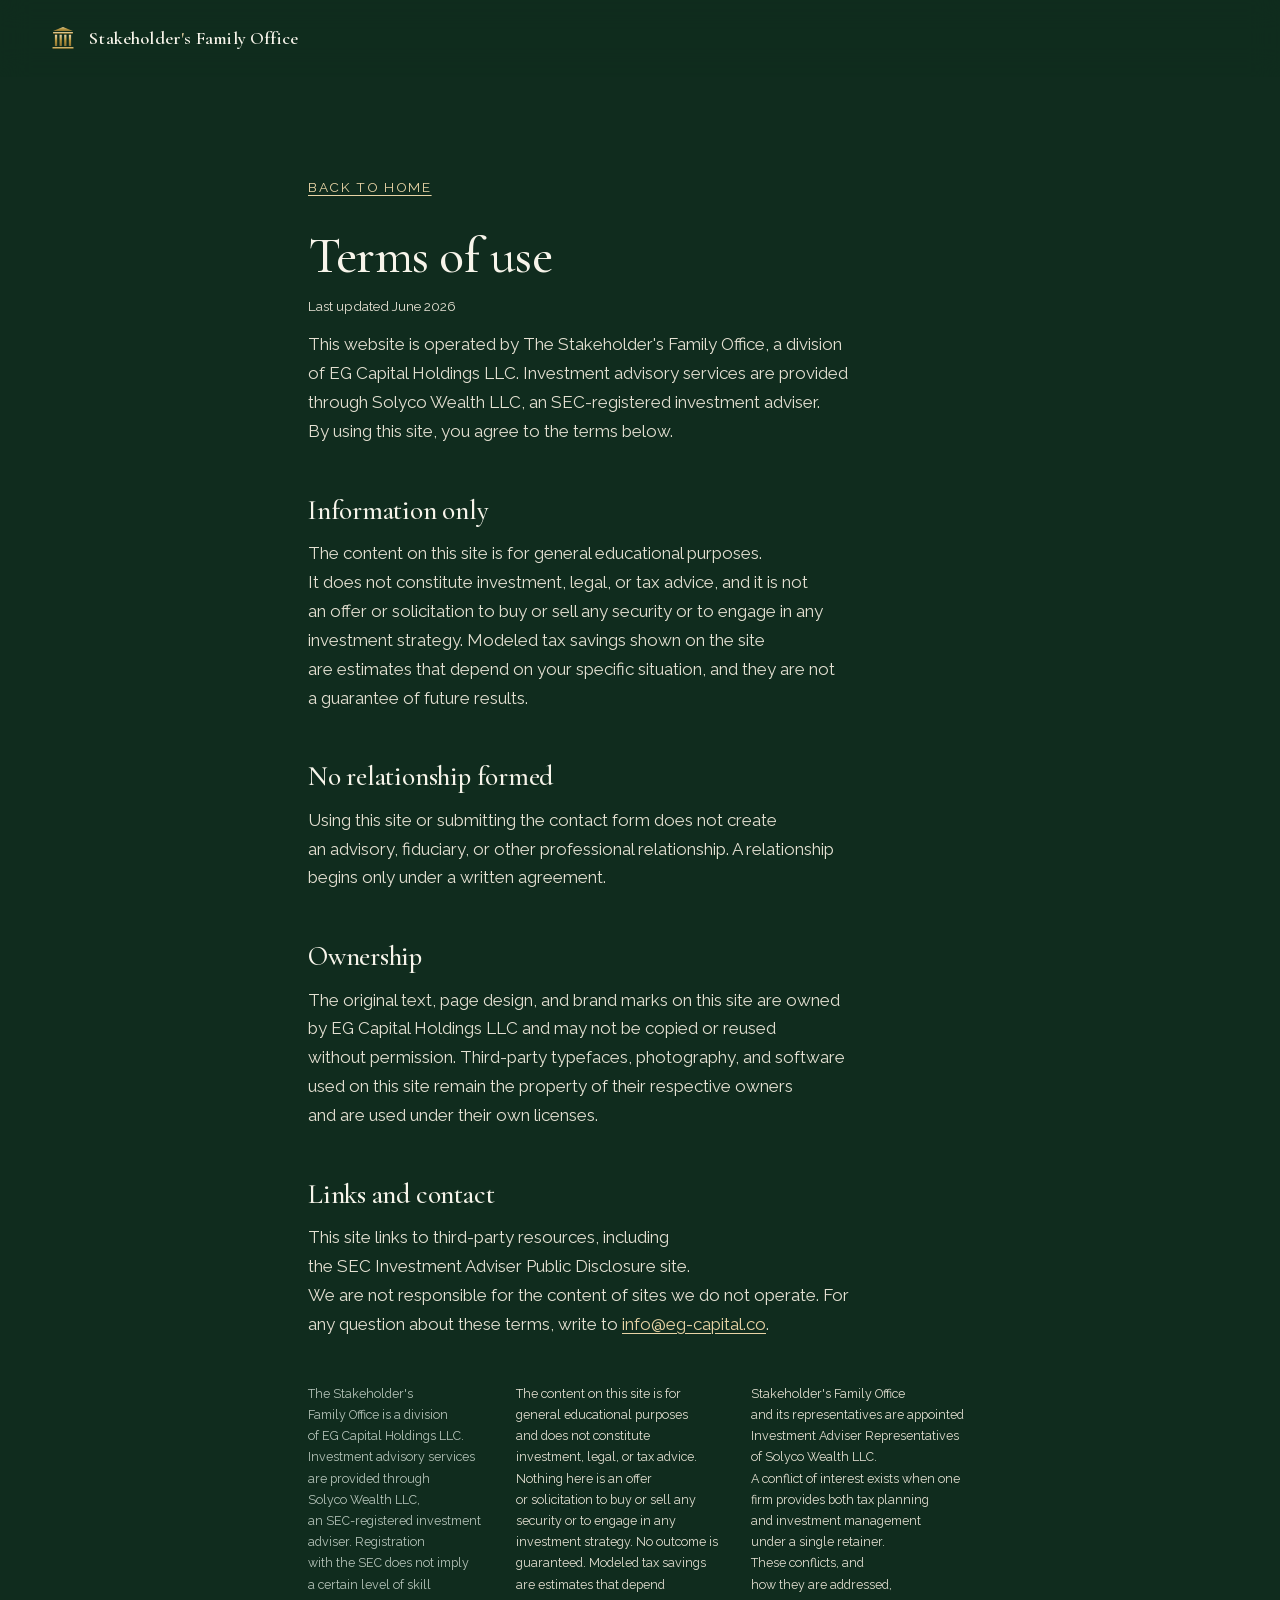
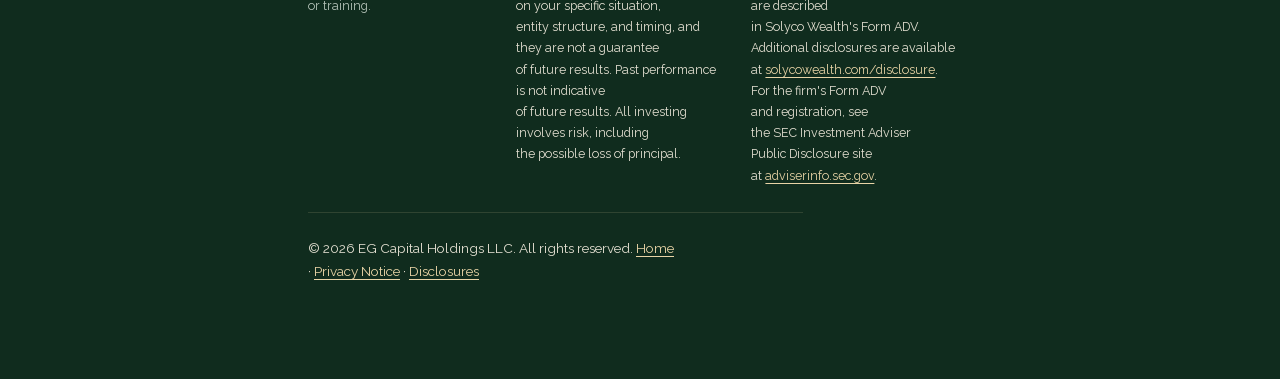
<file: terms.html>
<!DOCTYPE html>
<html lang="en">
<head>
  <meta charset="utf-8">
  <meta name="viewport" content="width=device-width, initial-scale=1">
  <title>Terms of Use | The Stakeholder's Family Office</title>
  <meta name="description" content="Terms governing the use of The Stakeholder's Family Office website.">
  <meta name="robots" content="noindex, follow">
  <meta name="theme-color" content="#0C2117">
  <link rel="icon" href="assets/img/favicon.svg?v=1" type="image/svg+xml">
  <link rel="stylesheet" href="assets/fonts/fonts.css?v=1">
  <link rel="stylesheet" href="assets/css/tokens.css?v=1">
  <link rel="stylesheet" href="assets/css/styles.css?v=1">
  <script src="assets/js/main.js?v=1" defer></script>
</head>
<body>
  <a class="skip" href="#main">Skip to content</a>
  <header class="site-header">
    <div class="wrap nav">
      <a class="brand" href="./" aria-label="The Stakeholder's Family Office, home">
        <img src="assets/img/mark.svg?v=1" alt="" width="30" height="30">
        <span class="brand-name">Stakeholder<span class="b">'</span>s Family Office</span>
      </a>
    </div>
  </header>
  <main id="main" class="legal-doc" tabindex="-1">
    <div class="wrap">
      <a class="legal-back" href="./">Back to home</a>
      <h1 class="display">Terms of use</h1>
      <p class="legal-meta">Last updated June 2026</p>

      <p>This website is operated <span class="nb">by The Stakeholder's Family Office,</span> <span class="nb">a division</span> <span class="nb">of EG Capital Holdings LLC.</span> Investment advisory services are provided <span class="nb">through Solyco Wealth LLC,</span> an SEC-registered investment adviser. <span class="nb">By using</span> this site, you agree to the terms below.</p>

      <h2 class="title">Information only</h2>
      <p>The content on this site is for general educational purposes. <span class="nb">It does not constitute</span> investment, legal, <span class="nb">or tax advice,</span> and it is not <span class="nb">an offer</span> <span class="nb">or solicitation</span> <span class="nb">to buy or sell</span> any security <span class="nb">or to engage</span> in any <span class="nb">investment strategy.</span> Modeled tax savings shown on the site <span class="nb">are estimates</span> <span class="nb">that depend</span> on your specific situation, and they are not <span class="nb">a guarantee</span> <span class="nb">of future results.</span></p>

      <h2 class="title">No relationship formed</h2>
      <p>Using this site or submitting the contact form does not create <span class="nb">an advisory,</span> fiduciary, or other professional relationship. A relationship begins only <span class="nb">under a written agreement.</span></p>

      <h2 class="title">Ownership</h2>
      <p>The original text, page design, and brand marks on this site are owned <span class="nb">by EG Capital Holdings LLC</span> <span class="nb">and may not be copied</span> or reused <span class="nb">without permission.</span> Third-party typefaces, photography, <span class="nb">and software</span> used <span class="nb">on this site</span> <span class="nb">remain the property</span> <span class="nb">of their respective owners</span> <span class="nb">and are used</span> under their own licenses.</p>

      <h2 class="title">Links and contact</h2>
      <p>This site links to third-party resources, including <span class="nb">the SEC Investment Adviser</span> <span class="nb">Public Disclosure site.</span> <span class="nb">We are not responsible</span> <span class="nb">for the content</span> <span class="nb">of sites</span> <span class="nb">we do not operate.</span> For any question about <span class="nb">these terms,</span> <span class="nb">write to <a href="mailto:info@eg-capital.co">info@eg-capital.co</a></span>.</p>

      <footer class="disclosure">
        <p class="legal-name">The Stakeholder's <span class="nb">Family Office</span> is a division <span class="nb">of EG Capital Holdings LLC.</span> Investment advisory services <span class="nb">are provided</span> through <span class="nb">Solyco Wealth LLC,</span> <span class="nb">an SEC-registered</span> investment adviser. Registration <span class="nb">with the SEC</span> <span class="nb">does not imply</span> <span class="nb">a certain level</span> of skill or training.</p>
        <p>The content on this site is for general educational purposes <span class="nb">and does not constitute</span> investment, legal, or tax advice. Nothing here <span class="nb">is an offer</span> <span class="nb">or solicitation</span> <span class="nb">to buy or sell</span> any security <span class="nb">or to engage</span> in any <span class="nb">investment strategy.</span> <span class="nb">No outcome</span> is guaranteed. Modeled tax savings <span class="nb">are estimates</span> that depend <span class="nb">on your specific situation,</span> <span class="nb">entity structure,</span> and timing, and they are not <span class="nb">a guarantee</span> <span class="nb">of future results.</span> <span class="nb">Past performance</span> is not indicative <span class="nb">of future results.</span> All investing involves risk, including <span class="nb">the possible loss</span> of principal.</p>
        <p>Stakeholder's <span class="nb">Family Office</span> <span class="nb">and its representatives</span> <span class="nb">are appointed</span> Investment Adviser Representatives <span class="nb">of Solyco Wealth LLC.</span> <span class="nb">A conflict of interest</span> exists when one firm provides both <span class="nb">tax planning</span> <span class="nb">and investment management</span> <span class="nb">under a single retainer.</span> <span class="nb">These conflicts,</span> and <span class="nb">how they are addressed,</span> <span class="nb">are described</span> <span class="nb-w">in <span class="nb">Solyco Wealth's Form ADV.</span></span> <span class="nb">Additional disclosures</span> are available <span class="nb">at <a href="https://solycowealth.com/disclosure/" rel="noopener">solycowealth.com/disclosure</a></span>. <span class="nb">For the firm's</span> <span class="nb">Form ADV</span> <span class="nb">and registration,</span> see <span class="nb">the SEC Investment Adviser</span> <span class="nb">Public Disclosure site</span> <span class="nb">at <a href="https://adviserinfo.sec.gov" rel="noopener">adviserinfo.sec.gov</a></span>.</p>
      </footer>
      <p class="legal-foot">&copy; <span data-year>2026</span> EG Capital Holdings LLC. All rights reserved. <a href="./">Home</a> <span class="nb">&middot; <a href="privacy.html">Privacy Notice</a></span> <span class="nb">&middot; <a href="https://solycowealth.com/disclosure/" rel="noopener">Disclosures</a></span></p>
    </div>
  </main>
</body>
</html>
</file>
<file: assets/fonts/fonts.css>
/* Self-hosted Latin subsets, Cormorant Garamond (display) + Raleway (body/UI).
   Two families only (kit rule). These are VARIABLE fonts: one file per family
   carries the whole weight axis, so every declared weight (500/600/700 etc.)
   renders as a real interpolated cut, not a browser-synthesized faux-bold.
   Served from /assets/fonts so the site has no third-party requests.

   Cut below Google's latin subset by ops/subset-fonts.py (worth ~33KB in the
   LCP window); unicode-range below is exactly what survived. New copy characters
   must be added there -- `ops/subset-fonts.py --check` is the gate. */
@font-face {
  font-family: 'Cormorant Garamond';
  font-style: normal;
  font-weight: 300 700;
  font-display: swap;
  src: url(cormorant-garamond-var.woff2) format('woff2');
  unicode-range: U+0020-007E, U+00A0, U+00A9, U+00AD-00AE, U+00B0, U+00B7, U+00D7, U+2002, U+2009, U+200B, U+2013-2014, U+2018-2019, U+201C-201D, U+2022, U+2026, U+2032-2033, U+2122, U+2191, U+2193, U+2212, U+FEFF;
}
@font-face {
  font-family: 'Cormorant Garamond';
  font-style: italic;
  font-weight: 300 700;
  font-display: swap;
  src: url(cormorant-garamond-italic-var.woff2) format('woff2');
  unicode-range: U+0020-007E, U+00A0, U+00A9, U+00AD-00AE, U+00B0, U+00B7, U+00D7, U+2002, U+2009, U+200B, U+2013-2014, U+2018-2019, U+201C-201D, U+2022, U+2026, U+2032-2033, U+2122, U+2191, U+2193, U+2212, U+FEFF;
}
@font-face {
  font-family: 'Raleway';
  font-style: normal;
  font-weight: 100 900;
  font-display: swap;
  src: url(raleway-var.woff2) format('woff2');
  unicode-range: U+0020-007E, U+00A0, U+00A9, U+00AD-00AE, U+00B0, U+00B7, U+00D7, U+2002, U+2009, U+200B, U+2013-2014, U+2018-2019, U+201C-201D, U+2022, U+2026, U+2032-2033, U+2122, U+2191, U+2193, U+2212, U+FEFF;
}

/* Metric-matched fallbacks: with font-display: swap, a slow font fetch would
   otherwise reflow the page when the webfont lands (the four-line display
   heading is the worst case). These overrides reshape the local fallback to
   the webfont's measured metrics so the swap is invisible. Values computed
   from the actual font tables (fontTools, hhea + OS/2 xAvgCharWidth). */
@font-face {
  font-family: 'Cormorant Garamond Fallback';
  src: local('Georgia');
  size-adjust: 122.74%;
  ascent-override: 75.28%;
  descent-override: 23.38%;
  line-gap-override: 0%;
}
@font-face {
  font-family: 'Raleway Fallback';
  src: local('Arial');
  size-adjust: 128.23%;
  ascent-override: 73.31%;
  descent-override: 18.25%;
  line-gap-override: 0%;
}
</file>
<file: assets/css/tokens.css>
/* ============================================================================
   The Stakeholder's Family Office — design tokens
   Extracted verbatim from the Unified Brand & Marketing Kit (2026).
   Two typefaces only. Deep Green is always dominant. Gold is an accent,
   never a background, never small gold text on green (use champagne).
   ========================================================================== */

:root {
  /* ---- Brand color, exact kit hexes ---- */
  --green:            #1B4D35; /* Deep Green, primary, always dominant */
  --gold:             #B8963E; /* Brand Gold, accent only: rules, large figures, one CTA. Never a background; never small text on green (use --champagne / --gilt). */
  --ivory:            #FFFFFF;
  --near-black:       #1A1A1A;
  --mid-gray:         #555555;
  --tint-green:       #E8F0EC;
  --tint-gold:        #F7F1E3;

  /* ---- Dark-mode ground stops (kit: dark mode = Deep Green ground, ivory text).
          Darker greens are tints of the brand green for layered depth. ---- */
  --green-950:        #0C2117; /* deepest ground */
  --green-900:        #102C1E; /* page ground */
  --green-850:        #123325;
  --green-800:        #16412C;
  --green-700:        #1B4D35; /* brand surface */
  --green-600:        #245C41; /* raised surface / hover */
  --green-500:        #2E6E4F; /* hairline-on-green lift */

  /* ---- Text on the green ground ---- */
  --text:             #F7F4EA; /* ivory body */
  --text-dim:         #E4E0D2; /* secondary */
  --sage:             #B6C4BA; /* muted captions, meets AA on the ground */
  --sage-dim:         #8FA596;

  /* ---- Gold family. champagne is the ONLY gold tone allowed as small text on green ---- */
  --champagne:        #E8D4A6;
  --gilt:             #CCAA55;
  --bullion:          #8E7330;
  --ink:              #0C2117; /* dark text for use on gold fills */

  /* Functional state "wrong". The kit has no error tone and champagne cannot carry one
     (it already means "important and good"). Desaturated brick inside the green world,
     hue 12.9deg vs champagne's 41.8deg. Measured on the rendered page, text hidden,
     lightest pixel: 6.23:1 on the composited form panel (20,52,38), 7.11:1 on the
     field background (16,41,30). Error text and invalid borders only. */
  --error:            #E2A08E;

  /* ---- Hairlines and accents ---- */
  --line:             rgba(232, 212, 166, 0.14);
  --line-strong:      rgba(232, 212, 166, 0.26);
  --line-gold:        rgba(184, 150, 62, 0.42);
  --glow-gold:        rgba(184, 150, 62, 0.16);

  /* ---- Surfaces ---- */
  --card:             rgba(255, 255, 255, 0.030);
  --card-raised:      rgba(255, 255, 255, 0.045);
  --card-border:      rgba(232, 212, 166, 0.16);
  --overlay-green:    rgba(12, 33, 23, 0.78); /* photo wash, keeps the green world */

  /* ---- Typography. Cormorant display (never below 18px). Raleway body/UI ---- */
  --font-display: "Cormorant Garamond", "Cormorant Garamond Fallback", Georgia, "Times New Roman", serif;
  --font-sans:    "Raleway", "Raleway Fallback", system-ui, -apple-system, "Segoe UI", Arial, sans-serif;

  /* fluid scale, clamped */
  --fs-display:   clamp(2.85rem, 1.65rem + 5.6vw, 5.25rem); /* hero */
  --fs-h1:        clamp(2.1rem, 1.45rem + 3.0vw, 3.4rem);
  --fs-h2:        clamp(1.7rem, 1.25rem + 2.1vw, 2.6rem);
  --fs-h3:        clamp(1.375rem, 1.2rem + 0.5vw, 1.6rem);   /* 22-25.6px, clears the --fs-lead ceiling */
  --fs-h2-sm:     clamp(1.4rem, 1.1rem + 1.2vw, 1.9rem);     /* statement tier between h2 and h3 */
  --fs-h3-sm:     1.25rem;                                   /* smallest display rung, clears the 18px floor */
  --fs-lead:      clamp(1.1rem, 1.0rem + 0.65vw, 1.4rem);
  --fs-body:      1.0625rem;                                 /* 17px */
  --fs-body-sm:   0.95rem;                                   /* dense card/list prose */
  --fs-ui:        0.85rem;                                   /* controls, meta, captions */
  --fs-label:     0.78rem;                                   /* uppercase tracked label */
  --fs-figure:    clamp(2.6rem, 1.6rem + 4.4vw, 4.25rem);    /* gold stat figures */
  --fs-figure-sm: clamp(1.45rem, 1.2rem + 0.8vw, 1.7rem);    /* secondary figures */

  --lh-tight:     1.04;
  --lh-snug:      1.22;
  --lh-body:      1.62;
  --lh-prose:     1.55;   /* dense prose in cards and lists */
  --lh-heading:   1.18;   /* multi-line display headings */
  --tracking-label: 0.18em;   /* hero / section labels */
  --tracking-tight: 0.12em;   /* micro labels: chips, sources, form */
  --tracking-cta:   0.12em;
  --tracking-sub:   0.08em;   /* rank-2 labels: present but not competing with a kicker */

  /* ---- Spacing scale: 4px base for UI rhythm, generous steps for macro air ---- */
  --sp-1: 0.25rem; --sp-2: 0.5rem; --sp-3: 0.75rem; --sp-4: 1rem;
  --sp-5: 1.5rem;  --sp-6: 2rem;   --sp-7: 2.5rem;  --sp-8: 3rem;
  --sp-10: 4rem;   --sp-12: 5rem;

  /* ---- Section rhythm and widths ---- */
  /* Pulled in from 9rem: every boundary measured 291-336px glyph-to-glyph, a quarter of
     the page was inter-section air, and the act break was only 13% larger than a normal
     gap. The --continues / --act tiers now read against a tighter default. */
  --section-y: clamp(4.25rem, 3.0rem + 5.4vw, 7rem);
  --header-h:  76px;        /* sticky header height; single source of truth */
  --cta-bar-h: 52px;        /* fixed mobile CTA bar; the other piece of fixed chrome */
  --maxw:        1200px;
  --maxw-text:   760px;
  --maxw-read:   50ch;        /* Raleway's "0" is 1.279x its average character, so ch under-counts
                                 by ~28%: 64ch rendered 82-90 real characters. 50ch lands 60-70. */
  --gutter:      clamp(1.25rem, 0.6rem + 3vw, 3rem);
  --gap-editorial: clamp(2rem, 1rem + 4vw, 5rem);  /* the two-column editorial split */

  /* ---- Form ---- */
  --radius-sm: 4px;
  --radius:    8px;
  --radius-lg: 14px;

  --shadow-card: 0 1px 0 rgba(232,212,166,0.05) inset, 0 18px 40px -28px rgba(0,0,0,0.7);
  --shadow-pop:  0 30px 70px -36px rgba(0,0,0,0.85);

  /* ---- Motion ---- */
  --ease: cubic-bezier(0.22, 0.61, 0.36, 1);
  --ease-out: cubic-bezier(0.16, 1, 0.3, 1);
  --dur: 0.6s;
  --dur-fast: 0.28s;

  --tap: 44px; /* minimum touch target */
}
</file>
<file: assets/css/styles.css>
/* ============================================================================
   The Stakeholder's Family Office — styles
   Dark site on Deep Green. Cormorant display + Raleway body. Restrained gold.
   ========================================================================== */

/* ---------- reset ---------- */
*, *::before, *::after { box-sizing: border-box; }
* { margin: 0; }
html { -webkit-text-size-adjust: 100%; scroll-behavior: smooth; color-scheme: dark; }
/* Taps flash the brand, not the UA's gray. */
html { -webkit-tap-highlight-color: rgba(184, 150, 62, 0.10); }
/* 2.4.11 focus not obscured: keyboard-driven scrolls keep the focused element clear of
   the sticky header (top) and the fixed mobile CTA bar (bottom, 52px where it exists). */
html { scroll-padding-top: calc(var(--header-h) + var(--sp-3)); scroll-padding-bottom: calc(var(--cta-bar-h) + var(--sp-3)); }
@media (prefers-reduced-motion: reduce) { html { scroll-behavior: auto; } }

body {
  font-family: var(--font-sans);
  font-size: var(--fs-body);
  line-height: var(--lh-body);
  color: var(--text);
  background: var(--green-900);
  -webkit-font-smoothing: antialiased;
  text-rendering: optimizeLegibility;
  overflow-x: hidden;
}

img, svg { display: block; max-width: 100%; }
img { height: auto; }
a { color: inherit; text-decoration: none; }
button { font: inherit; color: inherit; cursor: pointer; }
a, button, summary, input, select, textarea, .mobile-cta { touch-action: manipulation; }
ul, ol { list-style: none; padding: 0; }
/* Outlines follow each element's own border-radius natively; forcing
   border-radius: inherit here reshaped focused elements to their parent's radius. */
:focus-visible {
  outline: 2px solid var(--champagne);
  outline-offset: 3px;
}

/* skip link */
.skip {
  position: absolute; left: 50%; top: -60px; transform: translateX(-50%);
  background: var(--gold); color: var(--ink); font-weight: 700;
  padding: 0.7rem 1.2rem; border-radius: 0 0 var(--radius) var(--radius);
  z-index: 200; transition: top var(--dur-fast) var(--ease);
}
.skip:focus { top: 0; }
.visually-hidden { position: absolute; width: 1px; height: 1px; padding: 0; margin: -1px; overflow: hidden; clip: rect(0 0 0 0); white-space: nowrap; border: 0; }

/* ---------- layout primitives ----------
   Spacing values live on the --sp-* scale. The exceptions are deliberate optical
   values, not drift: nav link padding (0.4/0.7rem, width-pressure-verified at the
   1101px collapse), button padding (0.9/1.7rem sets the 44px tap height with the
   label's tracking), and the mobile bar (0.85rem). Snap nothing here without
   re-measuring the nav row and the fold. */
.wrap { width: 100%; max-width: var(--maxw); margin-inline: auto; padding-inline: var(--gutter); }
.section { padding-block: var(--section-y); position: relative; }
/* DESIGN.md: "Vary spacing for rhythm; do not apply uniformly." One clamp across all
   15 sections put every boundary inside a 10% spread, so a gap meant nothing. Two
   tiers, applied ONLY to pure-air transitions: where a sunk band meets the ground the
   colour change already separates, so those keep the default and stay symmetric.
   Measured at 1440: continuations 175/173, default median 260, act break 389 = 1.50x. */
.section--continues { padding-top: calc(var(--section-y) * 0.52); }  /* one argument running on */
.section--act       { padding-top: calc(var(--section-y) * 2.05); }  /* a real act break */
/* Only #engagement takes --act: #contact already has the hardest boundary on the page,
   the only full-bleed photographic ground. */
.section--sunk { background: var(--green-950); box-shadow: inset 0 1px 0 var(--line), inset 0 -1px 0 var(--line); }

.eyebrow {
  font-family: var(--font-sans);
  font-size: var(--fs-label);
  font-weight: 700;
  letter-spacing: var(--tracking-label);
  text-transform: uppercase;
  color: var(--champagne);
  display: inline-flex; align-items: center; gap: var(--sp-3);
}
.eyebrow::before {
  content: ""; width: 1.75rem; height: 1px; background: var(--gold);
  display: inline-block;
}
.section--center .eyebrow { justify-content: center; }

/* balance evens the display rag: the h1 was setting 24/26/9 chars, a widow at 84px. */
h1, h2, h3, .display { font-family: var(--font-display); font-weight: 600; text-wrap: balance; }
p, li { text-wrap: pretty; }
.s-guarantee { text-wrap: balance; }
/* Break control. pretty/balance cannot see sentence boundaries or keep units
   together, so unbreakable units (names, figures, citations) and forced
   thought-boundary breaks are marked in the markup. .nb glues a unit at 375px
   and up and must be shorter than the narrowest column it sits in; below 375
   the browser's default wrapping wins, so the 320px WCAG reflow pass is never
   at risk from a glue. .nb-w glues only above 560px, for re-breaks whose
   glued unit would overflow or triple-wrap a phone-width heading. Spans only:
   no nbsp, the font subset does not cover U+00A0. */
@media (min-width: 375px) { .nb { white-space: nowrap; } }
@media (min-width: 560.02px) { .nb-w { white-space: nowrap; } }
/* The phase rail captions run 2 lines at 1440 and up to 5 in the 768 rail;
   balance picks the width-appropriate even break instead of stranding the
   preposition at one width to fill the line at another. */
.phase p { text-wrap: balance; }
.display { font-size: var(--fs-display); font-weight: 500; line-height: var(--lh-tight); letter-spacing: -0.015em; }
h2.title { font-size: var(--fs-h2); line-height: var(--lh-snug); letter-spacing: -0.008em; font-weight: 500; }
.subtitle {
  font-family: var(--font-sans); font-weight: 400; color: var(--text-dim);
  font-size: var(--fs-lead); line-height: var(--lh-prose); max-width: var(--maxw-read);
}
.section-head { margin-bottom: clamp(var(--sp-7), 1.75rem + 3vw, 4rem); }
.section-head .title { margin-top: var(--sp-3); }
.section-head .title:first-child { margin-top: 0; }
.section-head .subtitle { margin-top: var(--sp-4); }
.section--center .section-head { text-align: center; margin-inline: auto; }
.section--center .subtitle { margin-inline: auto; }

em { font-style: italic; color: var(--champagne); }

/* lining + tabular numerals: ledger-grade figures, not Cormorant's bobbing old-style digits */
.display, h1, h2, h3, .col-foot .price,
.savings .s-amt, .hero-proof .pf-figure, .price-sub, .modules .m-price {
  font-variant-numeric: lining-nums tabular-nums;
}

/* ---------- buttons ---------- */
.btn {
  display: inline-flex; align-items: center; justify-content: center; gap: 0.55rem;
  min-height: var(--tap); padding: 0.9rem 1.7rem;
  font-family: var(--font-sans); font-weight: 700; font-size: var(--fs-ui);
  letter-spacing: var(--tracking-cta); text-transform: uppercase; white-space: nowrap;
  border-radius: 3px; border: 1px solid transparent;
  transition: transform var(--dur-fast) var(--ease), background-color var(--dur-fast) var(--ease),
              border-color var(--dur-fast) var(--ease), color var(--dur-fast) var(--ease),
              box-shadow var(--dur-fast) var(--ease);
}
.btn:active { transform: translateY(1px); }
/* the one CTA color: gold fill, deep-ink text (5.7:1 contrast) */
.btn-primary { background: var(--gold); color: var(--ink); box-shadow: 0 10px 30px -14px var(--glow-gold); }
.btn-primary:hover { background: var(--gilt); transform: translateY(-1px); box-shadow: 0 14px 34px -16px var(--glow-gold); }
.btn-primary:focus-visible { outline-color: var(--champagne); box-shadow: 0 0 0 4px var(--green-900), 0 0 0 5px var(--line-gold); }
.btn-ghost { background: transparent; color: var(--text); border-color: rgba(232, 212, 166, 0.5); }
/* One filled gold control on screen, everywhere. body.cta-near means a Book control
   is already visible (hero, price card, serve close, the form), so the header's copy
   of it steps down to ghost until the page's own CTA scrolls away. The .btn
   transition already animates the swap. */
body.cta-near .site-header .btn-primary {
  background: transparent; color: var(--text);
  border-color: rgba(232, 212, 166, 0.5); box-shadow: none;
}
body.cta-near .site-header .btn-primary:hover { background: var(--card-raised); border-color: var(--champagne); transform: none; }
.btn-ghost:hover { border-color: var(--champagne); background: var(--card-raised); }
.btn .arrow { transition: transform var(--dur-fast) var(--ease); }
.btn:hover .arrow { transform: translateX(3px); }
/* 1.4.10 reflow: at narrow widths the nowrap CTA label sets the min-content width of the
   whole pricing grid (measured 371px page width at a 320px viewport). Let labels wrap. */
@media (max-width: 420px) {
  .btn { white-space: normal; }
}

/* ---------- header ---------- */
/* The header row carries brand + six links + CTA. A wider wrap than the content
   grid gives the space-between real air at 1200-1500px viewports. */
.site-header .wrap { max-width: 1360px; }
.site-header {
  position: sticky; top: 0; z-index: 100;
  background: color-mix(in srgb, var(--green-900) 82%, transparent);
  -webkit-backdrop-filter: blur(14px); backdrop-filter: blur(14px);
  border-bottom: 1px solid transparent;
  transition: background-color var(--dur-fast) var(--ease), border-color var(--dur-fast) var(--ease);
}
.site-header.is-stuck {
  background: color-mix(in srgb, var(--green-950) 90%, transparent);
  border-bottom-color: var(--line);
}
/* flex-wrap is the 1.4.12 escape valve: under user-injected text spacing the inflated
   link row wraps under the brand instead of pushing the CTA off-screen. In the normal
   state everything fits on one row, so wrap never engages. */
.nav { display: flex; flex-wrap: wrap; align-items: center; justify-content: space-between; min-height: var(--header-h); gap: 0 var(--sp-5); }
.brand { display: inline-flex; align-items: center; gap: 0.7rem; min-height: var(--tap); }
.brand img { width: 30px; height: 30px; }
.brand-name {
  font-family: var(--font-display); font-weight: 600; font-size: 1.32rem;
  line-height: 1; color: var(--text); letter-spacing: 0.01em;
  white-space: nowrap;
}
.brand-name .b { color: var(--champagne); }
.nav-links { display: flex; align-items: center; gap: 0.4rem; }
.nav-links a:not(.btn) {
  display: inline-flex; align-items: center; min-height: var(--tap);
  font-size: var(--fs-ui); font-weight: 600; color: var(--sage);
  padding: 0.4rem 0.7rem; border-radius: var(--radius-sm);
  white-space: nowrap;
  transition: color var(--dur-fast) var(--ease);
}
.nav-links a:not(.btn):hover { color: var(--text); }
/* Scrollspy state: typographic, not a pill. Set by main.js with aria-current. */
.nav-links a:not(.btn).is-current {
  color: var(--text);
  text-decoration: underline; text-underline-offset: 6px;
  text-decoration-color: var(--gold); text-decoration-thickness: 1px;
}
.nav-cta { margin-left: var(--sp-2); }
.nav-toggle { display: none; }
/* Just above the 1100px collapse point the full row's PREFERRED width (brand + 7 links
   + CTA, ~1062px) exceeded the viewport: flex shrink squeezed the brand box under its
   rigid glyphs, colliding the wordmark with the first link (pre-existing, worse once FAQ
   landed). The band steps the wordmark down (same mechanism as the <=600px steps, still
   >=18px) and trims link air so the preferred row genuinely fits from 1101 up; full
   spacing returns at 1360. */
@media (min-width: 1100.02px) and (max-width: 1359.98px) {
  .nav { gap: 0 var(--sp-3); }
  .brand-name { font-size: 1.15rem; }
  .nav-links { gap: 0.05rem; }
  .nav-links a:not(.btn) { padding: 0.4rem 0.25rem; }
  .nav-cta { margin-left: 0.2rem; }
  .nav-cta .btn { padding-inline: 0.9rem; }
}

/* scroll progress */
.scroll-progress {
  position: fixed; top: 0; left: 0; height: 2px; width: 100%;
  transform: scaleX(0); transform-origin: 0 50%;
  background: linear-gradient(90deg, var(--bullion), var(--gold), var(--champagne));
  z-index: 101; will-change: transform;
}

/* ---------- hero ---------- */
.hero { position: relative; isolation: isolate; padding-top: clamp(6rem, 4.5rem + 9vw, 11rem);
  /* Bottom air trimmed independently: the top clamp frames the headline against the
     photograph, but the same 176px below the proof chip made hero->problem measure
     322px against a 224-260px default band — the page's second-largest gap with no
     act-break meaning. This lands it back inside the band. */
  padding-bottom: clamp(4rem, 3rem + 4.5vw, 6.5rem); overflow: hidden; }
.hero-media { position: absolute; inset: 0; z-index: -2; }
/* The hero source is the full sofa trio with wall above. 58% from the top lands the visible
   band on all three faces plus the sofa at desktop aspect ratios; below 900px the window
   turns portrait and rides a touch higher so the faces stay inside it. */
.hero-media img { width: 100%; height: 100%; object-fit: cover; object-position: 50% 58%; }
@media (max-width: 900px) { .hero-media img { object-position: 50% 55%; } }
.hero-media::after {
  content: ""; position: absolute; inset: 0;
  background:
    linear-gradient(180deg, rgba(12,33,23,0.72) 0%, rgba(12,33,23,0.80) 42%, var(--green-900) 100%),
    linear-gradient(90deg, rgba(12,33,23,0.92) 0%, rgba(12,33,23,0.45) 60%, rgba(12,33,23,0.25) 100%);
}
.hero-grain { position: absolute; inset: 0; z-index: -1; opacity: 0.5;
  background: radial-gradient(120% 90% at 12% 0%, rgba(184,150,62,0.10), transparent 55%); }
.hero-inner { max-width: 52rem; }
/* 20ch sets the headline in three lines, keeping the lead and CTAs above the desktop fold. */
.hero h1 { margin-top: var(--sp-5); max-width: 20ch; }
.hero .hero-lead { margin-top: var(--sp-5); font-size: var(--fs-lead); color: var(--text-dim); max-width: 44ch; line-height: var(--lh-prose); }
/* Situation line. Sage and one step below body size so it reads as a quiet aside under the
   lead, not a second label: the hero already has an eyebrow. The CTA row gives back the air
   this costs (sp-7 -> sp-5) so the primary CTA stays above the 900px fold. */
/* 44ch: at 70ch this ran 98 characters on a single 651px line, run 7's one genuine
   line-length finding. Two short lines read; one long one gets skipped. */
.hero-trigger { max-width: 44ch; margin-top: var(--sp-4); font-size: var(--fs-body-sm); color: var(--sage); line-height: var(--lh-prose); }
.hero-actions { margin-top: var(--sp-5); display: flex; flex-wrap: wrap; gap: var(--sp-4); }
/* Below ~540px the two hero buttons stop sharing a row and stack, which is what pushed
   "See How It Works" off a 812px-tall phone once the trigger line landed. Measured: at
   375x812 the ghost button ran 804-857. One row is not recoverable at this width (the
   two labels measure 380px of content against a 333px container, so no padding or gap
   change fits them side by side), so the space comes back from the vertical rhythm
   instead: the trigger line's own top margin, the gap down to the CTA row, the gap
   between the stacked buttons, and the buttons' block padding, which falls back on the
   44px --tap floor rather than the 53px the 0.9rem padding was setting. The h1, the
   lead, and the hero's own padding are untouched. */
@media (max-width: 560px) {
  .hero-trigger { max-width: 44ch; margin-top: var(--sp-2); }
  .hero-actions { margin-top: var(--sp-3); gap: var(--sp-3); }
  .hero-actions .btn { padding-block: var(--sp-2); }
}
.hero-proof {
  margin-top: var(--sp-8); padding-top: var(--sp-5); border-top: 1px solid var(--line);
  display: flex; align-items: baseline; gap: var(--sp-4); flex-wrap: wrap; max-width: 60ch;
}
.hero-proof .pf-figure { font-family: var(--font-display); font-weight: 600; color: var(--champagne); font-size: var(--fs-figure-sm); line-height: 1; }
.hero-proof .pf-text { color: var(--sage); font-size: var(--fs-body-sm); line-height: var(--lh-prose); }

/* ---------- problem / fragmentation ---------- */
.compare { display: grid; grid-template-columns: 1fr; gap: var(--sp-5); }
@media (min-width: 880px) { .compare { grid-template-columns: 1fr auto 1fr; align-items: stretch; gap: 0; } }
.compare-col {
  border: 1px solid var(--card-border); border-radius: var(--radius-lg);
  background: var(--card); padding: clamp(var(--sp-5), var(--sp-4) + 2vw, var(--sp-7));
  display: flex; flex-direction: column;
}
.compare-col h3 {
  /* Card title, same rank as .modules h3 / .savings h3. The gold rule is what marks a
     section kicker, not the tracking, so card titles keep --tracking-label. */
  font-family: var(--font-sans); text-transform: uppercase; letter-spacing: var(--tracking-label);
  font-size: var(--fs-label); font-weight: 700; margin-bottom: var(--sp-5);
}
.compare-before { border-color: var(--card-border); }
.compare-before h3 { color: var(--sage-dim); }
.compare-after { background: var(--card-raised); border-color: var(--line-gold); box-shadow: var(--shadow-card); }
.compare-after h3 { color: var(--champagne); }
/* The gold connector is the section's argument glyph ('this stack becomes this'), so it
   renders on every breakpoint: same 46px circle, arrow rotated to point down the stack
   below 880px, horizontal between the panels above it. */
.compare-mid { display: flex; align-items: center; justify-content: center; position: relative; z-index: 2; }
.compare-mid span {
  width: 46px; height: 46px; border-radius: 50%; background: var(--green-900);
  border: 1px solid var(--line-gold); color: var(--gold);
  display: grid; place-items: center; font-size: 1.1rem;
  box-shadow: var(--shadow-pop);
}
@media (max-width: 879.98px) { .compare-mid svg { transform: rotate(90deg); } }
@media (min-width: 880px) {
  /* Both panels keep all four borders closed: with the 64px .compare-mid track between
     them, stripped facing borders read as hairlines terminating in mid-air. */
  .compare-before { border-radius: var(--radius-lg); }
  .compare-after  { border-radius: var(--radius-lg); }
  .compare-mid { width: 64px; }
}
.stack-list li, .gain-list li {
  display: grid; grid-template-columns: 1.4rem 1fr; gap: var(--sp-3);
  padding: var(--sp-3) 0; border-top: 1px solid var(--line); align-items: baseline;
}
.stack-list li:first-child, .gain-list li:first-child { border-top: none; }
.stack-list .k { font-weight: 600; color: var(--text); }
.stack-list .v, .gain-list .v { color: var(--sage); font-size: var(--fs-body-sm); }
.stack-list .mark { color: var(--sage-dim); }
.gain-list .mark { color: var(--gilt); }
.gain-list .k { color: var(--text); font-weight: 600; }
.col-foot { margin-top: auto; padding-top: var(--sp-5); }
.col-foot .price { font-family: var(--font-display); font-size: var(--fs-figure-sm); font-weight: 600; }
.compare-before .col-foot .price { color: var(--text-dim); }
.compare-after .col-foot .price { color: var(--champagne); }
.col-foot .meta { display: block; color: var(--sage-dim); font-size: var(--fs-ui); margin-top: var(--sp-1); }


/* ---------- pillars, de-carded ----------
   The four disciplines as editorial rows on hairlines: the row grammar that proved
   itself in the cut beliefs section, now carrying content that earns it. This retires
   the page's one icon-card grid, which PRODUCT.md's anti-references name. */
.pillar-list { margin-top: var(--sp-2); }
.pillar-row { display: grid; grid-template-columns: auto 1fr; gap: var(--sp-3) var(--sp-5);
  padding: var(--sp-5) 0; border-top: 1px solid var(--line); }
.pillar-row:last-child { border-bottom: 1px solid var(--line); }
.pillar-row .b-mark { grid-row: span 2; align-self: start; width: 9px; height: 9px; margin-top: 0.55em;
  background: var(--gold); transform: rotate(45deg); }
.pillar-row h3 { font-family: var(--font-display); font-weight: 600; font-size: var(--fs-h3); line-height: var(--lh-heading); }
.pillar-row p { color: var(--sage); font-size: var(--fs-body); line-height: var(--lh-prose); max-width: 50ch; }
@media (min-width: 820px) {
  .pillar-row { grid-template-columns: 1.25rem minmax(0, 1fr) minmax(0, 1.15fr); align-items: baseline; gap: var(--sp-6); }
  .pillar-row .b-mark { grid-row: auto; }
}

/* The framework block inside the merged section: scope above, sequence below. */
.flow-block { margin-top: var(--sp-10); }
.flow-head { font-family: var(--font-display); font-weight: 600; font-size: var(--fs-h2-sm); line-height: var(--lh-heading); }
.flow-block .subtitle { margin-top: var(--sp-3); }

/* ---------- framework flow ---------- */
.flow { display: grid; grid-template-columns: 1fr; gap: var(--sp-4); margin-top: var(--sp-4); }
/* minmax(0,1fr) keeps the four tracks equal at tablet widths (plain 1fr respects
   min-content, so 'Diversification' inflated its track to 193px against 159px
   neighbours); the h3 wrap permission below absorbs the long words instead. */
@media (min-width: 720px) { .flow { grid-template-columns: repeat(4, minmax(0, 1fr)); gap: 0; } }
.phase { position: relative; padding: var(--sp-5); }
@media (min-width: 720px) {
  .phase { padding: var(--sp-6) var(--sp-5); border-top: 1px solid var(--line-gold); }
  .phase::before {
    content: ""; position: absolute; top: -5px; left: 0; width: 9px; height: 9px; border-radius: 50%;
    background: var(--gold); box-shadow: 0 0 0 4px var(--green-900), 0 0 14px var(--glow-gold);
  }
  .phase:not(:last-child) { border-right: 1px solid var(--line); }
}
/* Below 720px every desktop sequence device (arrows, dots, top rails) is gated off, so the
   stacked column keeps its own spine: a gold hairline rail with counter numerals 01-04 sitting
   on it. Numerals live on ::after because html.gsap .phase::before belongs to the desktop
   dot tween (scale var --dot-scale) and reusing it would inherit that hidden-at-0 state. */
@media (max-width: 719.98px) {
  .flow { border-left: 1px solid var(--line-gold); counter-reset: phase; }
  .phase { counter-increment: phase; padding: var(--sp-4) 0 var(--sp-4) var(--sp-6); }
  .phase::after {
    content: counter(phase, decimal-leading-zero);
    position: absolute; left: 0; top: 1.45rem;
    transform: translateX(-50%);
    font-family: var(--font-sans); font-size: var(--fs-label); font-weight: 700;
    letter-spacing: var(--tracking-tight); color: var(--champagne);
    background: var(--green-900); padding-block: 0.3rem;
    font-variant-numeric: lining-nums tabular-nums;
  }
}
.phase h4 { font-family: var(--font-display); font-size: var(--fs-h3-sm); font-weight: 600; margin: 0.4rem 0 0.6rem; overflow-wrap: break-word; hyphens: auto; }
/* In the 720-900px band the equal tracks leave ~116-158px of content width and
   'Diversification' at 1.55rem measures wider, which forced an unhyphenated mid-word
   break. A fluid step-down (20px at 720 scaling back toward full size, never under the
   18px Cormorant floor) keeps every phase name on one line; full size returns at 900px. */
.phase p { color: var(--sage); font-size: var(--fs-body-sm); line-height: var(--lh-prose); }
.phase .p-arrow { display: none; }
@media (min-width: 720px) {
  .phase .p-arrow { display: block; position: absolute; top: -14px; right: -7px; color: var(--gilt); }
  .phase:last-child .p-arrow { display: none; }
}

/* Generic dated-source line, usable under any figure on the page. */
/* Label ranks. One treatment was doing nine jobs at the same 12.48px/champagne/0.18em,
   so rank could not be read from form (PRODUCT.md names this an anti-reference).
   Rank 1: champagne, --tracking-label, gold rule, for section kickers. Rank 2: sage,
   --tracking-sub, no rule, for labels naming a block rather than opening a section. */
.s-src { display: block; font-size: var(--fs-label); letter-spacing: var(--tracking-sub); text-transform: uppercase; color: var(--sage); font-weight: 700; }
.col-foot .s-src { margin-top: var(--sp-1); }

/* ---------- engagement / pricing ---------- */
/* Source order is savings -> price-card -> modules so the single-column stack reads
   value-before-ask with DOM, visual, and focus order aligned (no `order` property).
   The named areas rebuild the desktop layout: card spans both rows on the left. */
.pricing { display: grid; grid-template-columns: 1fr; gap: var(--sp-5); align-items: start; }
@media (min-width: 940px) {
  .pricing {
    grid-template-columns: 1.15fr 0.85fr;
    grid-template-rows: auto 1fr;
    grid-template-areas: "card savings" "card modules";
    gap: var(--sp-5);
  }
  .price-card { grid-area: card; }
  .savings { grid-area: savings; }
  .modules { grid-area: modules; }
}
.price-card {
  border: 1px solid var(--line-gold); border-radius: var(--radius-lg);
  background: linear-gradient(180deg, var(--card-raised), var(--card));
  padding: clamp(var(--sp-6), 1.25rem + 2.4vw, var(--sp-8)); box-shadow: var(--shadow-card);
}
.price-title { font-family: var(--font-display); font-weight: 600; color: var(--text); font-size: clamp(1.7rem, 1.35rem + 1.5vw, 2.3rem); line-height: 1.08; letter-spacing: -0.008em; }
.price-sub { color: var(--champagne); font-weight: 600; font-size: var(--fs-body-sm); letter-spacing: 0.02em; margin-top: var(--sp-2); }
.includes { margin-top: var(--sp-5); display: grid; grid-template-columns: 1fr; gap: var(--sp-2) var(--sp-5); }
@media (min-width: 560px) { .includes { grid-template-columns: 1fr 1fr; } }
.includes li { display: grid; grid-template-columns: 1.1rem 1fr; gap: 0.6rem; align-items: baseline; color: var(--text-dim); font-size: var(--fs-body-sm); line-height: var(--lh-prose); }
.includes .tick { color: var(--gilt); }
.price-cta { margin-top: var(--sp-6); display: flex; flex-wrap: wrap; gap: var(--sp-3); align-items: center; }

.modules { border: 1px solid var(--card-border); border-radius: var(--radius-lg); background: var(--card); padding: var(--sp-6) var(--sp-5); }
.modules h3, .savings h3 {
  font-family: var(--font-sans); text-transform: uppercase; letter-spacing: var(--tracking-label);
  font-size: var(--fs-label); font-weight: 700; color: var(--champagne); margin-bottom: var(--sp-4);
}
.modules li { display: flex; justify-content: space-between; gap: var(--sp-4); padding: var(--sp-3) 0; border-top: 1px solid var(--line); font-size: var(--fs-body-sm); }
.modules li:first-child { border-top: none; }
.modules .m-name { color: var(--text); }
.modules .m-price { color: var(--sage); text-align: right; white-space: nowrap; }

/* sanctioned savings figure + equal-weight non-guarantee */
.savings { border: 1px solid var(--line-gold); border-radius: var(--radius-lg); background: var(--card-raised); padding: var(--sp-6) var(--sp-5); }
.savings .s-amt { font-family: var(--font-display); font-weight: 600; color: var(--gold); font-size: clamp(1.55rem, 1.2rem + 1.6vw, 2.1rem); line-height: var(--lh-heading); }
.savings .s-cap { color: var(--text-dim); font-size: var(--fs-body-sm); margin-top: var(--sp-2); line-height: var(--lh-prose); }
.savings .s-guarantee {
  margin-top: var(--sp-4); padding-top: var(--sp-4); border-top: 1px solid var(--line-gold);
  font-family: var(--font-display); font-weight: 600; color: var(--champagne);
  font-size: clamp(1.45rem, 1.15rem + 1.4vw, 1.95rem); line-height: var(--lh-heading);
}
.savings .s-guarantee small { display: block; font-family: var(--font-sans); font-weight: 400; font-size: var(--fs-body-sm); color: var(--text-dim); margin-top: var(--sp-2); line-height: var(--lh-prose); }

.coi { margin-top: var(--sp-5); display: grid; grid-template-columns: 1.1rem 1fr; gap: var(--sp-3);
  font-size: var(--fs-ui); color: var(--sage); line-height: var(--lh-prose); }
.coi .coi-mark { color: var(--gilt); }
.coi a { color: var(--champagne); text-decoration: underline; text-underline-offset: 3px; }


/* ---------- who we serve ---------- */
.serve { position: relative; }
.profile { display: grid; grid-template-columns: 1fr; gap: 1px; background: var(--line); border: 1px solid var(--line); border-radius: var(--radius-lg); overflow: hidden; }
@media (min-width: 680px) { .profile { grid-template-columns: 1fr 1fr; } }
.profile .row { background: var(--green-900); padding: var(--sp-5); }
.profile .row .lab { font-size: var(--fs-label); letter-spacing: var(--tracking-sub); text-transform: uppercase; color: var(--sage); font-weight: 700; }
.profile .row .val { margin-top: var(--sp-2); color: var(--text); font-size: var(--fs-body); line-height: var(--lh-prose); }

/* ---------- team ---------- */
/* stretch, not start: with Tinja's strengthened bio the height stagger fell 140 -> 69px,
   where it reads as misalignment instead of intent. Creds are NOT bottom-pinned (the
   L1.4 mistake), so the slack lands at the card bottom and reads as padding. */
.team { display: grid; grid-template-columns: 1fr; gap: var(--sp-5); }
@media (min-width: 600px) { .team { grid-template-columns: 1fr 1fr; row-gap: 0; } }
/* Two principals: hold the card width the three-up grid had (≈384px) and centre
   the pair, so the row reads as composed rather than as a grid missing a card. */
@media (min-width: 920px) {
  .team { grid-template-columns: repeat(2, 1fr); max-width: 800px; margin-inline: auto; }
  /* The clamp is settled, but it left the heading at x=168 while its cards started at
     x=320: the only place a head and its content did not share a left edge. */
  #team .section-head { max-width: 800px; margin-inline: auto; }
}
@media (max-width: 599px) { .member-photo { max-width: 320px; margin-inline: auto; } }
/* min-width: 0 so a missing portrait degrades to a broken icon instead of blowing
   the grid track out past the container and clipping a card. */
/* Column so credentials can be pushed to the card foot. Equal-height tracks left 181px
   of void under one founder's last credential against 33px under the other's. The slack
   now falls between bio and credentials and both cards close on the same hairline. */
.member { border: 1px solid var(--card-border); border-radius: var(--radius-lg); background: var(--card); padding: var(--sp-6) var(--sp-5); min-width: 0; display: flex; flex-direction: column; }
/* Side-by-side symmetry (operator-directed): the two cards share row tracks
   (photo / name / role / bio / creds), so the creds hairline opens on the same
   line in both cards even when the bios differ by a line. Internal spacing is
   carried by child margins (.team row-gap is 0 at 2-up); the subgrid spans the
   member's 5 children today — a 6th child (the gate-0.8 date stamp) needs the
   span bumped. Must sit AFTER the base .member rule or its flex wins the
   cascade. Pre-subgrid browsers keep the flex-column card unchanged. */
@media (min-width: 600px) {
  @supports (grid-template-rows: subgrid) {
    .member { display: grid; grid-template-rows: subgrid; grid-row: span 5; }
  }
}
.member-photo {
  width: 100%; aspect-ratio: 4 / 5; height: auto;
  border-radius: var(--radius); object-fit: cover; object-position: center top;
  display: block; margin-bottom: var(--sp-5);
  box-shadow: 0 0 0 1px var(--line-gold), 0 14px 30px -16px rgba(0,0,0,0.8);
}
.member h3 { font-size: var(--fs-h3); font-weight: 600; }
.member .role { color: var(--champagne); font-size: var(--fs-label); letter-spacing: var(--tracking-sub); text-transform: uppercase; font-weight: 700; margin-top: var(--sp-1); font-family: var(--font-sans); }
.member p { color: var(--sage); font-size: var(--fs-body-sm); line-height: var(--lh-prose); margin-top: var(--sp-4); }
/* Credentials as scannable labeled rows, not chips (Callan-grade credential density). */
.member .creds { margin-top: var(--sp-6); padding-top: var(--sp-4); }
/* These rows run 33-54 characters, stretching a micro-label scale across sentence-length
   content (flagged independently by both critique assessments). Same champagne, same
   hairline rows: set as credential lines rather than labels so they can be read. */
.member .creds li { font-size: var(--fs-ui); letter-spacing: 0.01em; color: var(--champagne); border-top: 1px solid var(--line); padding: var(--sp-3) 0; }
.member .s-src { margin-top: var(--sp-2); }

/* ---------- CTA + form ---------- */
.cta { position: relative; isolation: isolate; overflow: hidden; }
.cta-media { position: absolute; inset: 0; z-index: -2; }
.cta-media img { width: 100%; height: 100%; object-fit: cover; object-position: 50% 60%; }
.cta-media::after { content: ""; position: absolute; inset: 0;
  background: linear-gradient(180deg, var(--green-900) 0%, rgba(12,33,23,0.9) 50%, var(--green-950) 100%); }
.cta-grid { display: grid; grid-template-columns: 1fr; gap: clamp(2rem, 1.4rem + 3vw, 4rem); align-items: start; }
@media (min-width: 900px) { .cta-grid { grid-template-columns: 1fr 1fr; } }
/* Below 900px the copy column pushed the first field 750px below the anchor, so the tap
   that means "I want to talk" delivered 620px of prose before an input. Putting the form
   first fixed that and broke something else: the field arrived with its framing headline
   819px BELOW it, so the highest-trust moment had no context above it.
   display:contents lets the copy column's own children be ordered individually, so the
   headline leads, the form follows immediately, and the supporting prose sits under it.
   That overshot: it left the reassurance about 950px BELOW the form, so the ask came
   before the reason. "After you book" is the reassurance that belongs beside the ask (it
   is three short rows, not a paragraph), so it moves up between the headline and the
   form. The longer explanatory prose and the email fallback stay below. */
@media (max-width: 899.98px) {
  .cta-copy { display: contents; }
  .cta-copy > h2 { order: -3; margin-bottom: var(--sp-5); }
  /* The lead paragraph (what to bring) computed order:0 and landed below the submit
     button, so the phone met the form with no explanation of the call. It ties the h2
     at -3 and DOM order resolves the tie: h2, lead, steps, form. */
  .cta-copy > p:first-of-type { order: -3; margin-bottom: var(--sp-5); }
  /* margin-top zeroed: the grid gap plus the h2's own margin already separate them. */
  .cta-grid .form { order: -1; }
}
.cta h2 { font-size: var(--fs-h1); line-height: 1.1; }
.cta-copy p { margin-top: var(--sp-4); color: var(--text-dim); font-size: var(--fs-lead); line-height: var(--lh-prose); max-width: 44ch; }
.cta-alt { margin-top: var(--sp-6); display: flex; flex-direction: column; gap: var(--sp-2); color: var(--sage); font-size: var(--fs-body-sm); }
.cta-alt a { color: var(--champagne); text-decoration: underline; text-underline-offset: 3px; }
/* Compact post-book sequence beside the form (C16): triggers-lead label idiom + hairline rows. */

.form { border: 1px solid var(--card-border); border-radius: var(--radius-lg); background: color-mix(in srgb, var(--green-850) 86%, transparent); padding: clamp(var(--sp-5), var(--sp-4) + 2vw, 2.2rem); }
.field { margin-bottom: var(--sp-4); }
.field label { display: block; font-size: var(--fs-ui); letter-spacing: var(--tracking-tight); text-transform: uppercase; color: var(--text-dim); font-weight: 700; margin-bottom: var(--sp-2); }
.field label .req { color: var(--gilt); }
.field input, .field select, .field textarea {
  width: 100%; min-height: var(--tap); padding: 0.7rem 0.9rem; font: inherit; font-size: 1rem;
  color: var(--text); background: rgba(12,33,23,0.55);
  border: 1px solid rgba(232, 212, 166, 0.58); border-radius: var(--radius-sm);
  transition: border-color var(--dur-fast) var(--ease), box-shadow var(--dur-fast) var(--ease);
}
.field textarea { min-height: 110px; resize: vertical; }
.field select { appearance: none; background-image: url("data:image/svg+xml,%3Csvg xmlns='http://www.w3.org/2000/svg' width='12' height='8' viewBox='0 0 12 8'%3E%3Cpath fill='%23B8963E' d='M1 1l5 5 5-5'/%3E%3C/svg%3E"); background-repeat: no-repeat; background-position: right 1rem center; padding-right: 2.4rem; }
/* Fields substituted a 1px border plus a halo for the page's 2px champagne outline:
   1.4.11-clean but visibly the weakest indicator on the page. One treatment now. */
.field input:focus-visible, .field select:focus-visible, .field textarea:focus-visible {
  outline: 2px solid var(--champagne); outline-offset: 3px; border-color: var(--gilt);
}
.field input::placeholder, .field textarea::placeholder { color: var(--sage-dim); }

/* Invalid state. aria-invalid had been set since launch with no rule consuming it. */
.field input[aria-invalid="true"],
.field select[aria-invalid="true"],
.field textarea[aria-invalid="true"] { border-color: var(--error); }
.field input[aria-invalid="true"]:focus-visible,
.field select[aria-invalid="true"]:focus-visible,
.field textarea[aria-invalid="true"]:focus-visible { border-color: var(--error); outline-color: var(--error); }
/* The message carries the fix, not just the fact. Never colour alone. */
.field-error { margin-top: var(--sp-2); font-size: var(--fs-ui); line-height: var(--lh-prose); color: var(--error); display: none; }
.field-error.is-shown { display: block; }
.field-hint { margin-top: var(--sp-2); font-size: var(--fs-label); line-height: 1.4; color: var(--sage-dim); }

.form .btn-primary { width: 100%; }
.form .btn-primary[disabled] { opacity: 0.62; cursor: progress; box-shadow: none; }
.form-note { margin-top: var(--sp-4); font-size: var(--fs-ui); color: var(--sage-dim); line-height: var(--lh-prose); }
.form-note a { color: var(--champagne); text-decoration: underline; text-underline-offset: 2px; }
/* The rule gives the status presence in any state, so meaning never rides on hue. */
.form-status { font-size: var(--fs-ui); line-height: var(--lh-prose); color: var(--text-dim); }
.form-status:not(:empty) { margin-bottom: var(--sp-4); padding-left: var(--sp-4); border-left: 2px solid currentColor; }
.form-status.is-error { color: var(--error); }
.form-status.is-ok { color: var(--champagne); }
.form-status.is-busy { color: var(--sage); }
/* Inline escape hatch, only rendered when a draft was actually restored. Text, not a
   button shape: the page has exactly one filled CTA and this must not read as a second. */
.status-action { background: none; border: 0; padding: 0; font: inherit; color: var(--champagne);
  text-decoration: underline; text-underline-offset: 3px; }
.status-action:hover { color: var(--text); }

/* Spam trap: off-screen, untabbable, aria-hidden. */
.hp { position: absolute; width: 1px; height: 1px; padding: 0; margin: -1px; overflow: hidden; clip-path: inset(50%); white-space: nowrap; border: 0; }

/* ---------- footer ---------- */
.site-footer { background: var(--green-950); border-top: 1px solid var(--line); padding-block: clamp(3rem, 2rem + 3vw, 4rem); }
.foot-top { display: grid; grid-template-columns: 1fr; gap: var(--sp-6); padding-bottom: var(--sp-6); border-bottom: 1px solid var(--line); }
@media (min-width: 760px) { .foot-top { grid-template-columns: 1.3fr 1fr 1fr; } }
.foot-brand .brand { margin-bottom: var(--sp-4); }
.foot-brand .tagline { font-family: var(--font-display); font-style: italic; color: var(--champagne); font-size: var(--fs-h3-sm); }
.foot-brand .foot-contact { margin-top: var(--sp-4); color: var(--sage); font-size: var(--fs-body-sm); }
.foot-brand .foot-contact a { color: var(--text-dim); }
/* font-family was missing, making this the only serif micro-label on the page:
   Cormorant at 12.48px, against DESIGN.md's "never below 18px". */
.foot-col h3 { font-family: var(--font-sans); font-size: var(--fs-label); letter-spacing: var(--tracking-sub); text-transform: uppercase; color: var(--sage-dim); font-weight: 700; margin-bottom: var(--sp-4); }
.foot-col li { margin-bottom: var(--sp-1); }
.foot-col a { color: var(--text-dim); font-size: var(--fs-body-sm); display: inline-block; padding-block: 0.8rem; }
.foot-col a:hover { color: var(--text); }
/* A 397px text column left-aligned in a 1104px row left 707x473px dead, the largest
   empty field on the page, and abandoned the three-column grid the footer had just
   established one row above. Same words, same measure per column, the row now used. */
.disclosure { padding-top: var(--sp-6); }
@media (min-width: 920px) {
  .disclosure { display: grid; grid-template-columns: 1fr 1.15fr 1.25fr; gap: var(--sp-6); }
  .disclosure p { max-width: none; margin-bottom: 0; }
}
/* 84ch rendered 86/106/104 actual chars per line (ch is the width of "0", which Raleway
   draws wide). 52ch renders 69/72/68. Locked legal copy untouched; only the container. */
.disclosure p { color: var(--sage-dim); font-size: var(--fs-label); line-height: 1.65; max-width: 52ch; margin-bottom: 0.9rem; }
.disclosure a { color: var(--sage); text-decoration: underline; text-underline-offset: 2px; }
.disclosure .legal-name { color: var(--sage); }
.foot-base { margin-top: var(--sp-5); display: flex; flex-wrap: wrap; justify-content: space-between; gap: var(--sp-4); color: var(--sage-dim); font-size: var(--fs-label); }

/* ---------- reveal animation ---------- */
/* content is visible by default (works with JS off / before JS runs, and keeps the LCP heading instant);
   the hidden-then-reveal animation only applies once the inline head script adds .js to <html> */
.reveal { opacity: 1; transform: none; }
/* No will-change here: promoting all 53 reveal elements at first paint costs more than
   the transition saves, and the GSAP path manages its own compositing hints. */
html.js .reveal { opacity: 0; transform: translateY(20px); transition: opacity 0.6s var(--ease-out), transform 0.6s var(--ease-out); }
html.js .reveal.in { opacity: 1; transform: none; }
/* The hero is exempt from the pre-JS hidden state: its lead, CTAs, and proof chip must
   paint before any script arrives (the LCP window). The GSAP tier animates them FROM
   visible (gsap.from), so a failed or slow script can never strand the primary CTA. */
html.js .hero .reveal { opacity: 1; transform: none; transition: none; }
.reveal[data-d="1"] { transition-delay: 0.08s; }
.reveal[data-d="2"] { transition-delay: 0.16s; }
.reveal[data-d="3"] { transition-delay: 0.24s; }
.reveal[data-d="4"] { transition-delay: 0.32s; }

@media (prefers-reduced-motion: reduce) {
  .reveal { opacity: 1; transform: none; transition: none; }
  .scroll-progress { display: none; }
  .btn, .btn .arrow, .skip, .site-header { transition: none; }
}

/* ---------- GSAP enhancement layer ---------- */
/* main.js adds .gsap to <html> only after GSAP and ScrollTrigger both load and motion
   is allowed. Everything below is scoped to that class, so the CSS-only reveal above
   remains the behaviour whenever GSAP is absent. */

/* GSAP writes opacity and transform inline every frame; the CSS transition would try to
   interpolate each of those writes and fight it. Hand the property over cleanly. */
html.gsap .reveal { transition: none; }

/* The gold rule draws itself in. Defaulting the scale to 1 means the rule is full width
   if the tween never runs, so a failed script leaves the mark correct rather than absent. */
html.gsap .eyebrow::before { transform: scaleX(var(--rule-scale, 1)); transform-origin: left center; }

/* Framework phase dots pop in sequence under GSAP. Same default-to-1 failsafe. */
html.gsap .phase::before { transform: scale(var(--dot-scale, 1)); }

/* ---------- mobile nav ---------- */
@media (max-width: 1100px) {
  .nav-toggle .ico-close { display: none; }
  .nav-toggle[aria-expanded="true"] .ico-bars { display: none; }
  .nav-toggle[aria-expanded="true"] .ico-close { display: block; }
  .nav-toggle {
    display: inline-flex; align-items: center; justify-content: center;
    width: var(--tap); height: var(--tap); border: 1px solid var(--line-strong);
    border-radius: var(--radius-sm); background: transparent; color: var(--text);
  }
  /* with JS present: links collapse into a toggled dropdown */
  html.js .nav-links {
    position: fixed; inset: var(--header-h) 0 auto 0; flex-direction: column; align-items: stretch; gap: 0;
    /* Fully opaque: at 97% body copy read straight through the panel. backdrop-filter
       goes with it, since nothing translucent is left to blur. */
    background: var(--green-950);
    border-bottom: 1px solid var(--line); padding: var(--sp-2) var(--gutter) var(--sp-5);
    max-height: calc(100dvh - var(--header-h)); overflow-y: auto; overscroll-behavior: contain;
    transform: translateY(-8px); opacity: 0; visibility: hidden; pointer-events: none;
    transition: opacity var(--dur-fast) var(--ease), transform var(--dur-fast) var(--ease), visibility var(--dur-fast) var(--ease);
  }
  html.js .nav-links.open { opacity: 1; visibility: visible; transform: none; pointer-events: auto; }
  /* without JS the toggle cannot work, so show the links as a static stacked list */
  html:not(.js) .nav { flex-wrap: wrap; }
  html:not(.js) .nav-toggle { display: none; }
  html:not(.js) .nav-links { flex-basis: 100%; flex-direction: column; align-items: stretch; }
  .nav-links a:not(.btn) { padding: 0.95rem 0.4rem; font-size: 1rem; border-bottom: 1px solid var(--line); }
  .nav-links .nav-cta { margin: var(--sp-4) 0 0; }
  .nav-links .nav-cta .btn { width: 100%; }
}
@media (prefers-reduced-motion: reduce) {
  .nav-links { transition: none; }
}

/* keep the wordmark on one line on small phones, never below the 18px Cormorant floor */
@media (max-width: 600px) {
  .brand-name { font-size: 1.125rem; letter-spacing: -0.005em; }
  .brand { gap: var(--sp-2); }
  .brand img { width: 26px; height: 26px; }
}
@media (max-width: 360px) {
  .brand-name { letter-spacing: -0.02em; }
  .brand { gap: 0.4rem; }
  .brand img { width: 23px; height: 23px; }
}

/* ============================ ULTIMATE-PASS ADDITIONS ============================ */

/* html carries scroll-padding-top of --header-h + --sp-3. This element used to repeat
   the SAME value as scroll-margin-top; the two add, so every anchor landed 176px past
   its section against a 77px header and the heading arrived 340-360px down. html owns
   the header compensation; this only cancels enough of the section's own top padding
   to bring the heading up under the header. After: h2 at 131-196px across viewports. */
main > section { scroll-margin-top: calc(var(--sp-3) - var(--section-y) * 0.62); }
/* The offset has to know which padding tier it is cancelling. One formula against three
   tiers landed #pillars 21px under the header and #engagement 192px: a 171px spread. */
main > section.section--continues { scroll-margin-top: calc(var(--sp-3) - var(--section-y) * 0.14); }
main > section.section--act { scroll-margin-top: calc(var(--sp-3) - var(--section-y) * 1.62); }

/* ---------- fractional executive layer (inside engagement) ---------- */
/* The operator called the naked band out of place, and the diagnosis holds: everything
   else in #engagement is a card, so the fx layer becomes the section's closing card —
   full-width like the fee-model strip that opens it, neutral-bordered like the pair it
   sits under. Same words, same internal split. */
.fx { margin-top: var(--sp-5); border: 1px solid var(--card-border); border-radius: var(--radius-lg);
  background: var(--card); padding: var(--sp-6); }
/* Same editorial split the fee-model strip above it uses: eyebrow + head hold the left
   track, the roles sentence answers from the right, and the band uses its measure
   instead of running a full-width headline over two quiet lines. Words unchanged. */
@media (min-width: 1000px) {
  .fx { display: grid; grid-template-columns: 0.8fr 1.2fr; gap: 0 var(--gap-editorial); align-items: start; }
  .fx-eyebrow, .fx-head { grid-column: 1; }
  .fx-roles { grid-column: 2; grid-row: 1 / span 2; margin-top: var(--sp-2); max-width: none; }
}
.fx-eyebrow { font-size: var(--fs-label); letter-spacing: var(--tracking-label); text-transform: uppercase; color: var(--champagne); font-weight: 700; }
.fx-roles { margin-top: var(--sp-4); color: var(--text-dim); font-size: var(--fs-body-sm); line-height: var(--lh-prose); max-width: 52ch; }
.fx-head { font-family: var(--font-display); font-weight: 500; font-size: var(--fs-h2-sm); margin-top: var(--sp-2); line-height: var(--lh-heading); }

/* ---------- decision triggers (inside who we serve) ---------- */
.triggers { margin-top: var(--sp-7); }
.triggers-lead { font-size: var(--fs-label); letter-spacing: var(--tracking-label); text-transform: uppercase; color: var(--champagne); font-weight: 700; margin-bottom: var(--sp-4); }
.trigger-list { display: grid; grid-template-columns: 1fr; gap: 0 var(--sp-6); }
@media (min-width: 720px) { .trigger-list { grid-template-columns: 1fr 1fr; } }
.trigger-list li { display: grid; grid-template-columns: 1.2rem 1fr; gap: var(--sp-3); align-items: baseline; color: var(--text-dim); font-size: var(--fs-body); line-height: var(--lh-prose); padding: var(--sp-3) 0; border-top: 1px solid var(--line); }
.trigger-list .tg-mark { color: var(--gilt); }
.triggers-close { margin-top: var(--sp-5); font-family: var(--font-display); font-style: italic; font-size: var(--fs-h2-sm); color: var(--champagne); }
/* The close stopped at x=756 against a 1,320px edge: 564px of empty right field under
   a full-width two-column list. It now sits on the same two tracks. */
.triggers-notfit { margin-top: var(--sp-5); color: var(--sage); font-size: var(--fs-body-sm); line-height: var(--lh-prose); max-width: 52ch; }
@media (min-width: 720px) {
  .triggers-foot { display: grid; grid-template-columns: 1fr 1fr; gap: 0 var(--sp-6); align-items: start; }
  /* Explicit placement: auto-flow put the link under the disqualifier, separating the
     ask from the sentence that earns it. */
  /* Explicit placement: the disqualifier holds the left column; the conviction line
     keeps its own CTA directly beneath it. */
  .triggers-foot .triggers-notfit { grid-column: 1; grid-row: 1 / span 2; margin-top: var(--sp-5); max-width: none; }
  .triggers-foot .triggers-close { grid-column: 2; grid-row: 1; margin-top: var(--sp-5); }
  .triggers-foot .triggers-cta { grid-column: 2; grid-row: 2; }
}
/* The conviction-peak exit ramp: a quiet text link on the champagne underline idiom.
   Padding reaches the 44px tap floor. */
.triggers-cta { margin-top: var(--sp-2); }
.triggers-cta a { display: inline-block; padding-block: 0.8rem; color: var(--champagne); font-weight: 600; font-size: var(--fs-body-sm); text-decoration: underline; text-underline-offset: 3px; }
.triggers-cta a:hover { color: var(--text); }

/* ---------- fee model strip ---------- */
.fee-model { border: 1px solid var(--line-gold); border-radius: var(--radius-lg); background: var(--card); padding: var(--sp-6); margin-bottom: var(--sp-7); max-width: var(--maxw-text); }
/* Same device at component scale: the fee statement reads as a band, not a narrow
   card with 415px of empty field beside it. */
@media (min-width: 1000px) {
  .fee-model { max-width: none; display: grid; grid-template-columns: 0.8fr 1.2fr;
    gap: var(--gap-editorial); align-items: start; padding: var(--sp-7) var(--sp-6); }
  .fee-model p { margin-top: 0; }
}
.fee-model h3 { font-family: var(--font-display); font-weight: 600; font-size: var(--fs-h2-sm); }
.fee-model p { margin-top: var(--sp-3); color: var(--text-dim); line-height: 1.65; }

/* ---------- first-year roadmap ---------- */
.roadmap { display: grid; grid-template-columns: 1fr; gap: var(--sp-5); margin-top: var(--sp-7); }
@media (min-width: 880px) { .roadmap { grid-template-columns: repeat(3, 1fr); } }
.rm-band { border-top: 1px solid var(--line-gold); padding-top: var(--sp-4); }
.rm-band h3 { font-family: var(--font-sans); font-size: var(--fs-label); letter-spacing: var(--tracking-sub); text-transform: uppercase; color: var(--sage); font-weight: 700; }
.rm-band p { margin-top: var(--sp-3); color: var(--sage); font-size: var(--fs-body-sm); line-height: var(--lh-prose); }

/* head-aside: the one pattern break. Measured dead right field at 1440 was #faq 458px
   and .fee-model 415px; the others already filled their measure and are
   left alone. The head steps out of the stack and stands beside its content, reusing
   .story-grid's settled proportions so it is the page's own idiom. Below 1000px
   everything stacks as before. (#definition also used this pattern until it was folded
   into the FAQ as its first answer; #faq is now the only user.) */
@media (min-width: 1000px) {
  .head-aside > .wrap {
    display: grid; grid-template-columns: 0.8fr 1.2fr;
    gap: var(--gap-editorial); align-items: start;
  }
  .head-aside .section-head { margin-bottom: 0; }
  /* The answer column is far taller than its head, so the head holds its place. */
  #faq .section-head { position: sticky; top: calc(var(--header-h) + var(--sp-6)); }
}

/* ---------- founder story ---------- */
.story-grid { display: grid; grid-template-columns: 1fr; gap: var(--sp-6); }
@media (min-width: 880px) { .story-grid { grid-template-columns: 0.8fr 1.2fr; gap: var(--gap-editorial); } }
.story-grid .section-head { margin-bottom: 0; }
/* The story's title column ran ~377px empty beside the letter. The photograph fills it on
   the same 4:5 crop and hairline treatment as the team portraits, so the page gains a
   human moment without a new component idiom. */
.story-photo { display: block; margin-top: var(--sp-6); position: relative; }
.story-photo img {
  width: 100%; aspect-ratio: 4 / 5; height: auto; object-fit: cover; object-position: center top;
  border-radius: var(--radius);
  box-shadow: 0 0 0 1px var(--line-gold), 0 14px 30px -16px rgba(0,0,0,0.8);
}
/* Joins the green world: --overlay-green at .78 pulled back to .34, because the hero
   and CTA grounds are backdrops for text and this one is the subject. Environments take
   the wash; faces are the exception, so team portraits stay unwashed. */
.story-photo::after {
  content: ""; position: absolute; inset: 0; border-radius: var(--radius);
  background: rgba(12, 33, 23, 0.34);
  pointer-events: none;
}
@media (max-width: 879.98px) { .story-photo { max-width: 360px; } }
.story-body p { color: var(--text-dim); font-size: var(--fs-lead); line-height: var(--lh-prose); max-width: 62ch; }
.story-body p + p { margin-top: var(--sp-4); }
.story-body p.story-pull { font-family: var(--font-display); font-style: italic; color: var(--champagne); font-size: var(--fs-h2-sm); line-height: 1.3; margin-top: var(--sp-5); }
.story-by { margin-top: var(--sp-6); display: flex; align-items: center; gap: var(--sp-3); color: var(--sage); font-size: var(--fs-body-sm); }
.story-by .mono { display: inline-flex; gap: 0.4rem; }
.story-by .mono span { width: 40px; height: 40px; border-radius: 50%; display: grid; place-items: center; background: var(--green-950); border: 1px solid var(--line-gold); color: var(--champagne); font-family: var(--font-display); font-weight: 500; font-size: var(--fs-h3-sm); }

/* ---------- how it works steps ---------- */
/* Intake triad: .roadmap's breakpoint and track count, so #how reads as one grid. */
.steps { display: grid; grid-template-columns: 1fr; gap: var(--sp-5); margin-top: var(--sp-2); }
@media (min-width: 880px) { .steps { grid-template-columns: repeat(3, 1fr); } }
.step { border: 1px solid var(--card-border); border-radius: var(--radius-lg); background: var(--card); padding: var(--sp-6) var(--sp-5); }
.step .st-num { font-family: var(--font-display); font-weight: 500; font-size: var(--fs-h3); color: var(--gilt); font-variant-numeric: lining-nums tabular-nums; line-height: 1; }
.step h3 { font-family: var(--font-display); font-weight: 600; font-size: var(--fs-h3); margin: var(--sp-3) 0 var(--sp-2); }
.step p { color: var(--sage); font-size: var(--fs-body-sm); line-height: var(--lh-prose); }

/* ---------- FAQ (native disclosure, no JS) ---------- */
/* Left-aligned to the gutter so the questions sit under the section heading. */
.faq { max-width: 820px; border-top: 1px solid var(--line); }
/* Inert above 1000px (the head-aside column is narrower); governs the stacked layout. */
/* Sits between the list's top rule and the first question, right-aligned so it lands on
   the same axis as the summaries' plus marks. Inserted by main.js, so it costs nothing
   JS-off. Kept on the .status-action text idiom: no second button shape on the page. */
.faq-bar { display: flex; justify-content: flex-end; padding-top: var(--sp-3); }
.faq-bar .status-action { min-height: var(--tap); display: inline-flex; align-items: center; font-size: var(--fs-body-sm); }
.faq-item { border-bottom: 1px solid var(--line); }
.faq-item summary { list-style: none; cursor: pointer; display: flex; justify-content: space-between; align-items: center; gap: var(--sp-5); padding: var(--sp-5) 0; font-family: var(--font-display); font-weight: 600; font-size: var(--fs-h3-sm); color: var(--text); }
.faq-item summary::-webkit-details-marker { display: none; }
.faq-item summary::after { content: ""; flex: none; width: 14px; height: 14px; background: no-repeat center / contain; background-image: url("data:image/svg+xml,%3Csvg xmlns='http://www.w3.org/2000/svg' width='14' height='14' viewBox='0 0 14 14' fill='none' stroke='%23CCAA55' stroke-width='1.6' stroke-linecap='round'%3E%3Cpath d='M7 1.5v11M1.5 7h11'/%3E%3C/svg%3E"); transition: transform var(--dur-fast) var(--ease); }
.faq-item[open] summary::after { transform: rotate(45deg); }
.faq-item p { color: var(--sage); font-size: var(--fs-body); line-height: var(--lh-prose); padding: 0 0 var(--sp-5); max-width: 52ch; }
.faq-item summary:focus-visible { outline: 2px solid var(--champagne); outline-offset: 3px; }
@media (prefers-reduced-motion: reduce) { .faq-item summary::after { transition: none; } }

/* ---------- closing promise band ---------- */
.promise { padding-block: clamp(3.5rem, var(--sp-7) + 4vw, 6rem); background: var(--green-950); border-top: 1px solid var(--line); text-align: center; }
.promise-lines { font-family: var(--font-display); font-weight: 500; font-size: var(--fs-h2); line-height: var(--lh-heading); color: var(--text); }
.promise-tag { margin-top: var(--sp-4); font-size: var(--fs-label); letter-spacing: var(--tracking-label); text-transform: uppercase; color: var(--champagne); font-weight: 700; }

/* ---------- footer legal links ---------- */
.foot-legal { display: flex; flex-wrap: wrap; gap: var(--sp-2) var(--sp-5); }
.foot-legal a { color: var(--sage-dim); font-size: var(--fs-label); display: inline-block; padding-block: 0.8rem; }
.foot-legal a:hover { color: var(--text-dim); }
address.foot-contact { font-style: normal; }

/* ---------- legal documents (privacy / terms) ---------- */
.legal-doc { padding-block: clamp(3rem, 2rem + 5vw, 6rem); }
.legal-doc .wrap { max-width: 760px; }
.legal-doc .display { font-size: clamp(2.2rem, 1.6rem + 2.5vw, 3.2rem); font-weight: 500; }
.legal-back { display: inline-block; margin-bottom: var(--sp-6); font-size: var(--fs-ui); letter-spacing: var(--tracking-tight); text-transform: uppercase; color: var(--champagne); }
.legal-back:hover { color: var(--text); }
.legal-meta { color: var(--sage-dim); font-size: var(--fs-ui); margin-top: var(--sp-2); }
.legal-doc h2.title { font-size: clamp(1.3rem, 1.1rem + 1vw, 1.7rem); margin-top: var(--sp-8); margin-bottom: var(--sp-3); }
.legal-doc p { color: var(--text-dim); max-width: 55ch; line-height: 1.7; margin-top: var(--sp-3); }
.legal-doc a { color: var(--champagne); text-decoration: underline; text-underline-offset: 3px; }
.legal-foot { margin-top: var(--sp-10); padding-top: var(--sp-5); border-top: 1px solid var(--line); color: var(--sage-dim); font-size: var(--fs-ui); }

/* ---------- mobile sticky CTA (persistent conversion on phones) ---------- */
.mobile-cta { display: none; }
@media (max-width: 1100px) {
  /* gated under html.js: with the JS that hides it contextually absent, the bar
     never shows, so no-JS users never see a CTA duplicated over the hero/contact ones */
  html.js .mobile-cta {
    display: flex; align-items: center; justify-content: center; gap: var(--sp-2);
    position: fixed; left: 0; right: 0; bottom: 0; z-index: 95; min-height: var(--cta-bar-h);
    padding: 0.85rem var(--sp-4); background: var(--gold); color: var(--ink);
    font-family: var(--font-sans); font-weight: 700; font-size: var(--fs-ui);
    letter-spacing: var(--tracking-cta); text-transform: uppercase; border-top: 1px solid var(--bullion);
    box-shadow: 0 -12px 30px -16px rgba(0,0,0,0.85);
    transition: transform var(--dur-fast) var(--ease), visibility 0s linear 0s;
   padding-bottom: calc(0.85rem + env(safe-area-inset-bottom, 0px)); }
  html.js body { padding-bottom: calc(var(--cta-bar-h) + env(safe-area-inset-bottom, 0px)); }
  /* Hidden means hidden: visibility + pointer-events off so a keyboard user cannot
     tab to a fixed bar that is translated off screen. The visibility flip waits for
     the slide-out; showing again is instant. */
  body.cta-near .mobile-cta,
  body.nav-open .mobile-cta {
    transform: translateY(100%);
    visibility: hidden; pointer-events: none;
    transition: transform var(--dur-fast) var(--ease), visibility 0s linear var(--dur-fast);
  }
}
@media (max-width: 380px) {
  .modules li { flex-direction: column; align-items: flex-start; gap: var(--sp-1); }
  .modules .m-price { text-align: left; white-space: normal; }
}
@media (prefers-reduced-motion: reduce) { .mobile-cta { transition: none; } }

/* ---------- back to top (every width) ---------- */
/* The page runs to roughly 22,000px at 375px wide and 13,982px at 1440, and nothing else
   is fixed, so a reader deep in the page has no way back. main.js reveals this one only on
   an upward scroll past two viewports, which is what keeps it from competing with the
   sticky bar on phones: a reader travelling down toward the CTA never sees a second
   control arrive beside it. The page has exactly one filled gold control, so this is a
   hairline-bordered dark disc with a champagne glyph, not a second button shape. The glyph
   is an inline SVG, not a font character: the fonts are subset and an arrow would ship as
   tofu. Same display: none base as .mobile-cta, so JS-off never shows it. */
.to-top { display: none; }
/* Ungated as of the run-6 fixes. It was bounded at 1100px to pair with the sticky bar, but
   the desktop page is 13,982px tall with no bar and no other way up, which is the same
   problem the control exists to solve. */
html.js .to-top {
  display: grid; place-items: center;
  /* Clear of both viewport edges by one gutter. Where the sticky bar exists the bottom
     offset is re-derived below; on desktop there is no bar to sit above. */
  position: fixed; right: var(--gutter); bottom: var(--gutter); z-index: 94;
  width: var(--tap); height: var(--tap); border-radius: 50%;
  background: var(--green-950); color: var(--champagne);
  border: 1px solid var(--line-strong); box-shadow: var(--shadow-pop);
  /* Hidden means hidden: visibility keeps it out of the tab order too, so the inert
     attribute main.js manages is the belt and this is the braces. */
  opacity: 0; visibility: hidden; pointer-events: none; transform: translateY(6px);
  transition: opacity var(--dur-fast) var(--ease), transform var(--dur-fast) var(--ease), visibility 0s linear var(--dur-fast);
}
/* Wherever .mobile-cta is on screen, sit 12px above its 52px bar instead. */
@media (max-width: 1100px) {
  html.js .to-top { bottom: calc(var(--cta-bar-h) + var(--sp-3) + env(safe-area-inset-bottom, 0px)); }
}
html.js body.show-top:not(.cta-near):not(.nav-open) .to-top {
  opacity: 1; visibility: visible; pointer-events: auto; transform: none;
  transition: opacity var(--dur-fast) var(--ease), transform var(--dur-fast) var(--ease), visibility 0s linear 0s;
}
html.js .to-top:hover { border-color: var(--line-gold); }
@media (prefers-reduced-motion: reduce) { .to-top { transition: none; } }
</file>
